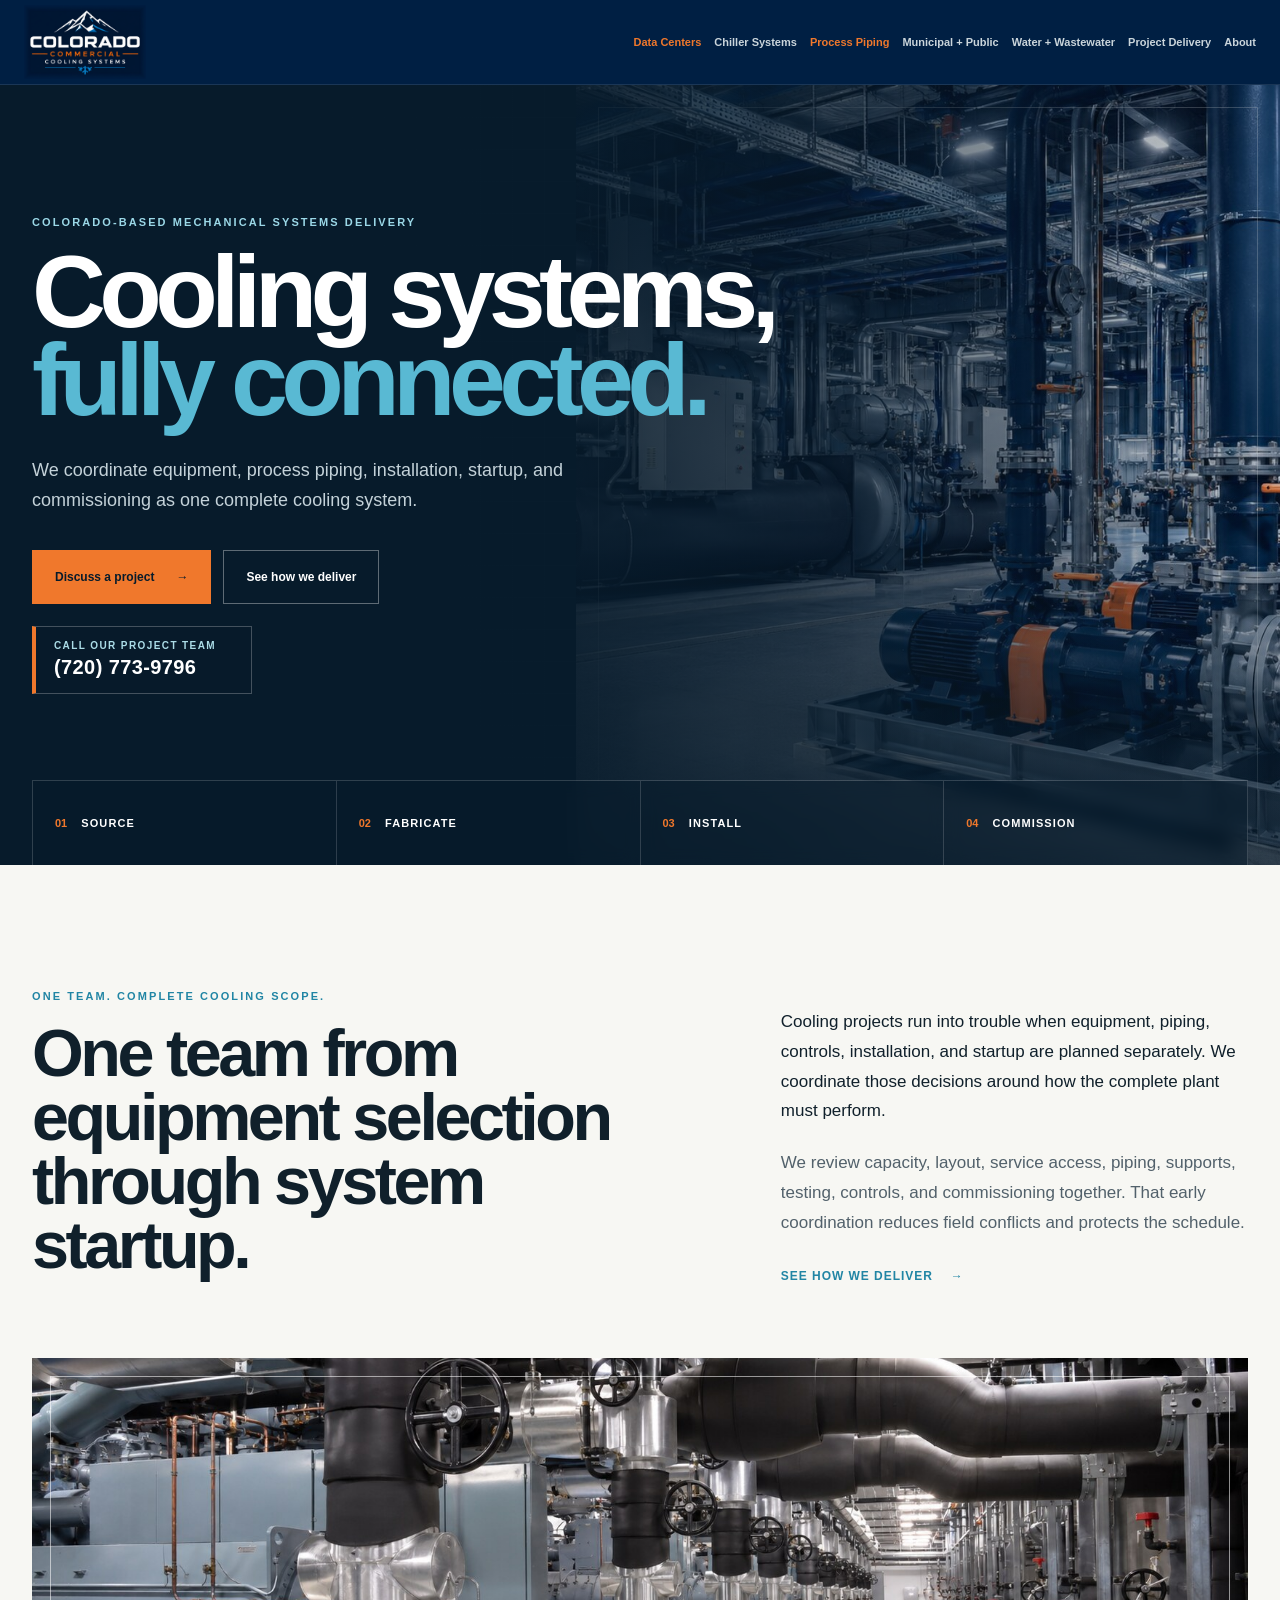
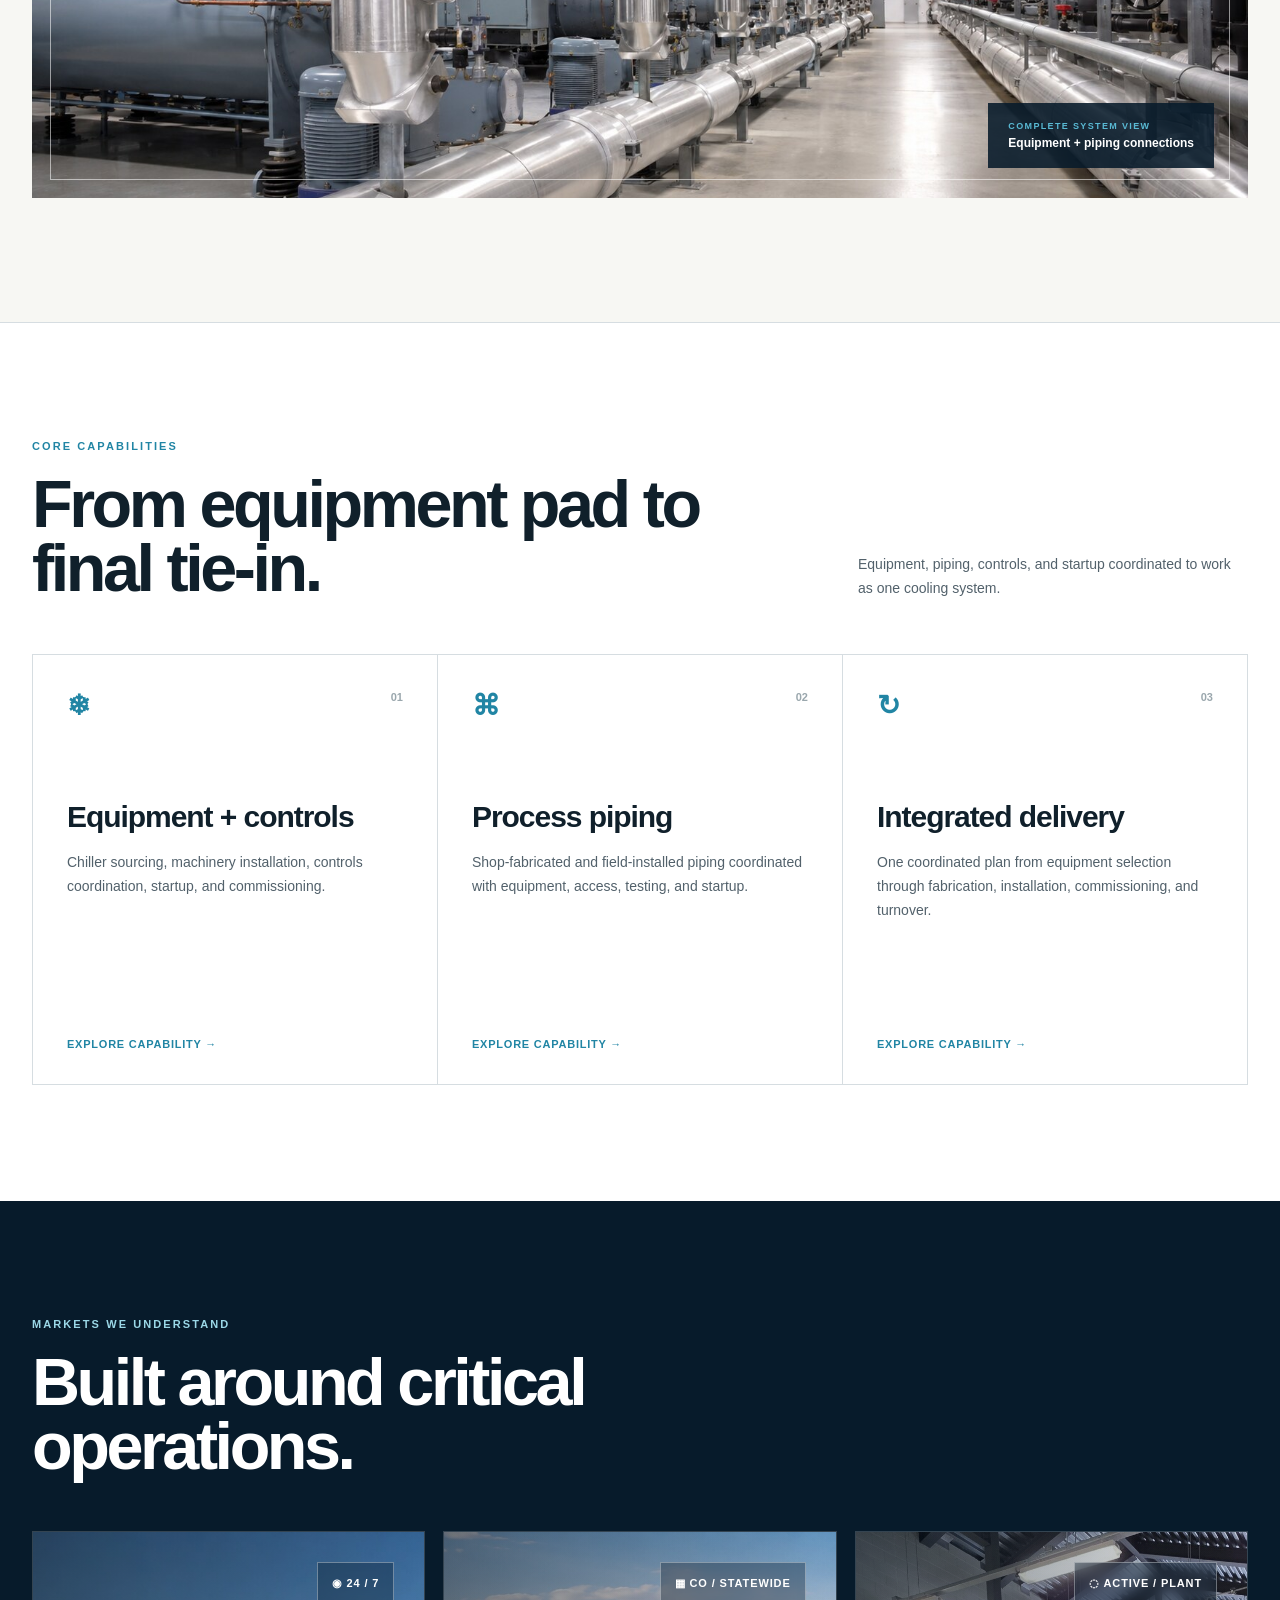
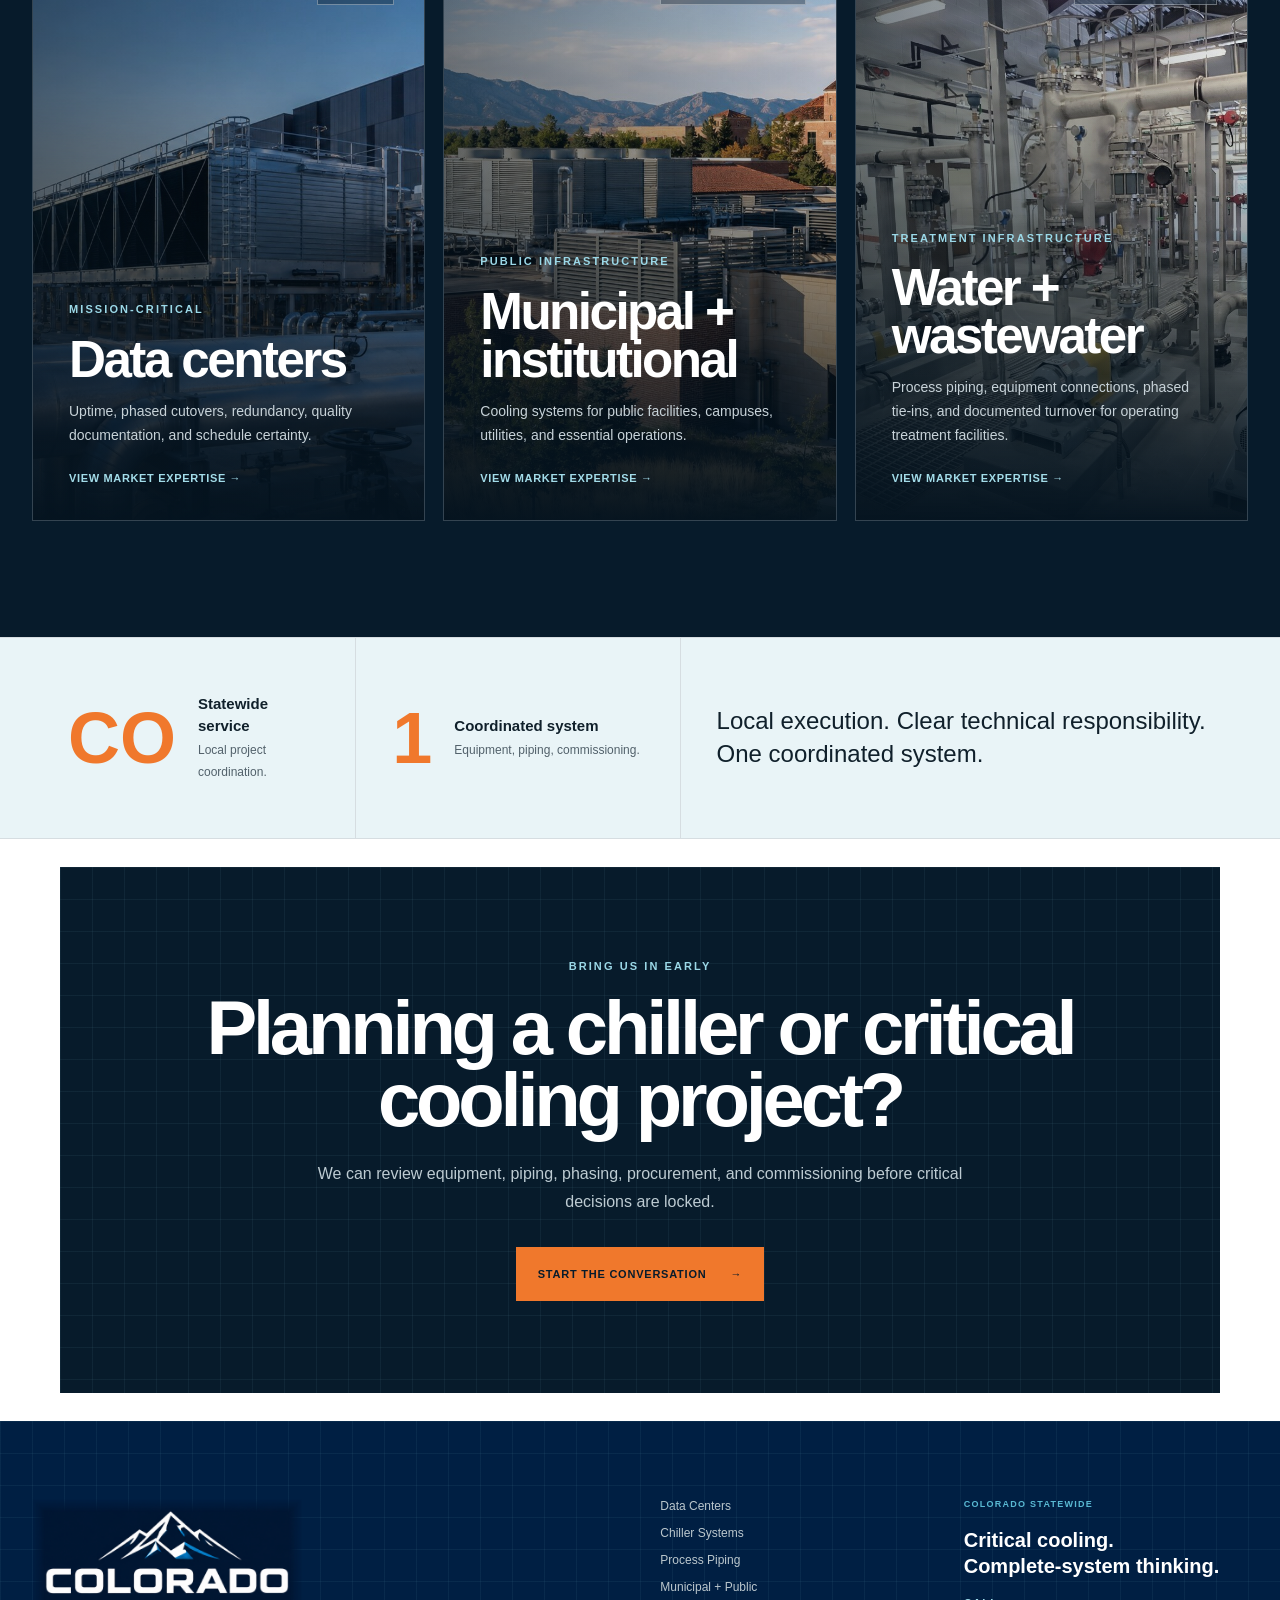
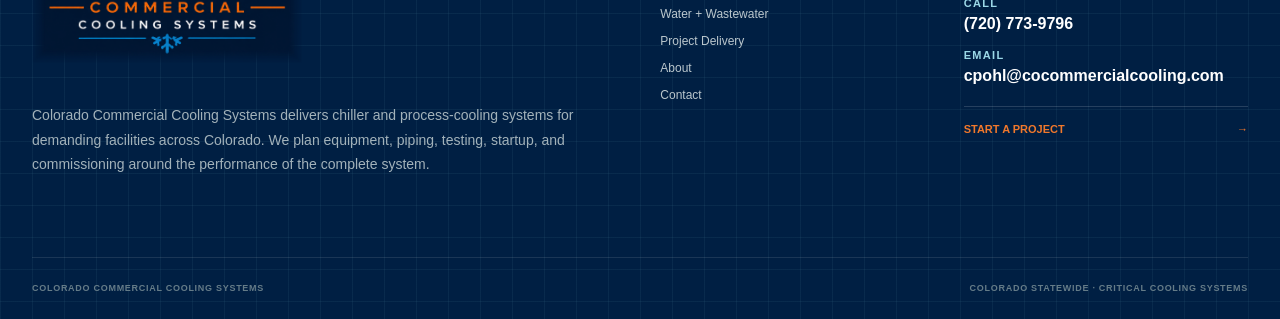
<file: index.html>
<!doctype html>
<html lang="en">
<head>
  <meta charset="utf-8">
  <meta name="viewport" content="width=device-width, initial-scale=1">
  <title>Colorado Commercial Cooling Systems | Chillers &amp; Process Piping</title>
  <meta name="description" content="Colorado Commercial Cooling Systems is a Colorado chiller and process piping contractor serving data centers, municipalities, utilities, and public facilities.">
  <meta name="robots" content="index,follow,max-image-preview:large,max-snippet:-1,max-video-preview:-1">
  <link rel="canonical" href="https://cocommercialcooling.com/">
  <meta property="og:type" content="website">
  <meta property="og:site_name" content="Colorado Commercial Cooling Systems">
  <meta property="og:title" content="Colorado Commercial Cooling Systems | Chillers &amp; Process Piping">
  <meta property="og:description" content="Colorado chiller and process piping contractor serving data centers, municipalities, utilities, and public facilities.">
  <meta property="og:url" content="https://cocommercialcooling.com/">
  <script type="application/ld+json">
  {
    "@context": "https://schema.org",
    "@graph": [
      {
        "@type": "Organization",
        "@id": "https://cocommercialcooling.com/#organization",
        "name": "Colorado Commercial Cooling Systems",
        "alternateName": "CCCS",
        "url": "https://cocommercialcooling.com/",
        "logo": "https://cocommercialcooling.com/images/colorado-commercial-cooling-systems-logo.png",
        "image": "https://cocommercialcooling.com/images/home-01-integrated-chiller-plant.jpg",
        "telephone": "+1-720-773-9796",
        "email": "cpohl@cocommercialcooling.com",
        "description": "Colorado commercial chiller and process piping contractor serving data centers, municipalities, utilities, and public facilities.",
        "areaServed": {
          "@type": "State",
          "name": "Colorado"
        },
        "knowsAbout": [
          "commercial chiller installation",
          "industrial chiller systems",
          "chiller plant construction",
          "data center cooling systems",
          "mission-critical cooling",
          "chilled-water piping",
          "condenser-water piping",
          "hydronic piping",
          "process piping",
          "mechanical-room piping",
          "equipment connection piping",
          "pipe fabrication and installation",
          "chiller startup and commissioning",
          "municipal cooling systems",
          "public facility cooling",
          "water treatment plant piping",
          "wastewater treatment plant piping",
          "design-assist mechanical project delivery"
        ],
        "contactPoint": {
          "@type": "ContactPoint",
          "contactType": "project inquiries",
          "telephone": "+1-720-773-9796",
          "email": "cpohl@cocommercialcooling.com",
          "areaServed": "US-CO"
        }
      },
      {
        "@type": "WebSite",
        "@id": "https://cocommercialcooling.com/#website",
        "name": "Colorado Commercial Cooling Systems",
        "alternateName": "CCCS",
        "url": "https://cocommercialcooling.com/",
        "publisher": {
          "@id": "https://cocommercialcooling.com/#organization"
        },
        "inLanguage": "en-US"
      }
    ]
  }
  </script>
  <link rel="stylesheet" href="css/styles.css">
  <script src="js/site.js" defer></script>
</head>
<body>
<div class="site-shell" data-page="home">
<header class="site-header">
  <div class="header-inner">
    <a href="index.html" class="brand brand-image-link" aria-label="Colorado Commercial Cooling Systems home">
      <img class="brand-logo" src="images/colorado-commercial-cooling-systems-logo.png" alt="Colorado Commercial Cooling Systems">
    </a>
    <nav class="desktop-nav" aria-label="Primary navigation">
      <a class="nav-accent" href="data-centers.html">Data Centers</a>
          <a href="chiller-systems.html">Chiller Systems</a>
          <a class="nav-accent" href="process-piping.html">Process Piping</a>
          <a href="municipal-public.html">Municipal + Public</a>
          <a href="water-wastewater.html">Water + Wastewater</a>
          <a href="project-delivery.html">Project Delivery</a>
          <a href="about.html">About</a>
    </nav>
    <a class="header-cta" href="contact.html">Discuss a project <span>↗</span></a>
    <details class="mobile-menu">
      <summary aria-label="Open navigation">Menu</summary>
      <nav class="mobile-nav" aria-label="Mobile navigation">
        <a class="nav-accent" href="data-centers.html">Data Centers</a>
          <a href="chiller-systems.html">Chiller Systems</a>
          <a class="nav-accent" href="process-piping.html">Process Piping</a>
          <a href="municipal-public.html">Municipal + Public</a>
          <a href="water-wastewater.html">Water + Wastewater</a>
          <a href="project-delivery.html">Project Delivery</a>
          <a href="about.html">About</a>
        <a href="contact.html">Discuss a project</a>
      </nav>
    </details>
  </div>
</header>
<main>
  <section class="home-hero blueprint-grid">
    <div class="home-hero-photo"><img src="images/home-01-integrated-chiller-plant.jpg" alt="Integrated chiller plant with connected process piping"></div>
    <div class="home-hero-overlay"></div>
    <div class="page-wrap home-hero-content">
      <p class="eyebrow light">Colorado-based mechanical systems delivery</p>
      <h1>Cooling systems,<span>fully connected.</span></h1>
      <p>We coordinate equipment, process piping, installation, startup, and commissioning as one complete cooling system.</p>
      <div class="button-row"><a class="button orange" href="contact.html">Discuss a project <span>→</span></a><a class="button ghost" href="project-delivery.html">See how we deliver</a></div>
      <a class="hero-phone home-hero-phone" href="tel:+17207739796" aria-label="Call Colorado Commercial Cooling Systems at 720-773-9796">
        <span>Call our project team</span>
        <strong>(720) 773-9796</strong>
      </a>
    </div>
    <div class="page-wrap hero-rail"><div><strong>01</strong><span>Source</span></div><div><strong>02</strong><span>Fabricate</span></div><div><strong>03</strong><span>Install</span></div><div><strong>04</strong><span>Commission</span></div></div>
  </section>

  <section class="home-intro"><div class="page-wrap home-intro-grid">
    <div class="intro-title"><p class="eyebrow">One team. Complete cooling scope.</p><h2>One team from equipment selection through system startup.</h2></div>
    <div class="intro-copy"><p>Cooling projects run into trouble when equipment, piping, controls, installation, and startup are planned separately. We coordinate those decisions around how the complete plant must perform.</p><p>We review capacity, layout, service access, piping, supports, testing, controls, and commissioning together. That early coordination reduces field conflicts and protects the schedule.</p><a class="text-arrow" href="project-delivery.html">See how we deliver <span>→</span></a></div>
    <figure class="intro-photo"><img src="images/home-03-completed-piping-system.jpg" alt="Completed chilled-water piping system"><figcaption><span>Complete system view</span><strong>Equipment + piping connections</strong></figcaption></figure>
  </div></section>

  <section class="home-services"><div class="page-wrap">
    <div class="section-heading-row dark-text"><div><p class="eyebrow">Core capabilities</p><h2>From equipment pad to final tie-in.</h2></div><p>Equipment, piping, controls, and startup coordinated to work as one cooling system.</p></div>
    <div class="home-service-grid">
      <a href="chiller-systems.html"><span class="service-number">01</span><b class="service-icon">❄</b><h3>Equipment + controls</h3><p>Chiller sourcing, machinery installation, controls coordination, startup, and commissioning.</p><span class="service-link">Explore capability →</span></a>
      <a href="process-piping.html"><span class="service-number">02</span><b class="service-icon">⌘</b><h3>Process piping</h3><p>Shop-fabricated and field-installed piping coordinated with equipment, access, testing, and startup.</p><span class="service-link">Explore capability →</span></a>
      <a href="project-delivery.html"><span class="service-number">03</span><b class="service-icon">↻</b><h3>Integrated delivery</h3><p>One coordinated plan from equipment selection through fabrication, installation, commissioning, and turnover.</p><span class="service-link">Explore capability →</span></a>
    </div>
  </div></section>

  <section class="markets-section">
    <div class="page-wrap markets-heading"><p class="eyebrow light">Markets we understand</p><h2>Built around critical operations.</h2></div>
    <div class="page-wrap market-grid">
      <a href="data-centers.html" class="market-card"><img src="images/home-02-data-center-mechanical-yard.jpg" alt="Data center mechanical cooling yard"><div class="market-shade"></div><span class="market-stat">◉ 24 / 7</span><div><p class="eyebrow light">Mission-critical</p><h3>Data centers</h3><p>Uptime, phased cutovers, redundancy, quality documentation, and schedule certainty.</p><span>View market expertise →</span></div></a>
      <a href="municipal-public.html" class="market-card"><img src="images/municipal-public-02-colorado-campus.jpg" alt="Colorado municipal and public campus"><div class="market-shade"></div><span class="market-stat">▦ CO / STATEWIDE</span><div><p class="eyebrow light">Public infrastructure</p><h3>Municipal + institutional</h3><p>Cooling systems for public facilities, campuses, utilities, and essential operations.</p><span>View market expertise →</span></div></a>
      <a href="water-wastewater.html" class="market-card"><img src="images/water-wastewater-01-treatment-process.jpg" alt="Modern water treatment process equipment with pumps, vessels, valves, and piping"><div class="market-shade"></div><span class="market-stat">◌ ACTIVE / PLANT</span><div><p class="eyebrow light">Treatment infrastructure</p><h3>Water + wastewater</h3><p>Process piping, equipment connections, phased tie-ins, and documented turnover for operating treatment facilities.</p><span>View market expertise →</span></div></a>
    </div>
  </section>

  <section class="home-proof"><div class="page-wrap proof-grid"><div><strong>CO</strong><span>Statewide service<br><small>Local project coordination.</small></span></div><div><strong>1</strong><span>Coordinated system<br><small>Equipment, piping, commissioning.</small></span></div><p>Local execution. Clear technical responsibility. One coordinated system.</p></div></section>
  <section class="project-cta"><div class="page-wrap cta-panel blueprint-grid"><p class="eyebrow light">Bring us in early</p><h2>Planning a chiller or critical cooling project?</h2><p>We can review equipment, piping, phasing, procurement, and commissioning before critical decisions are locked.</p><a href="contact.html">Start the conversation <span>→</span></a></div></section>
</main>
<footer class="site-footer blueprint-grid">
  <div class="footer-main page-wrap">
    <div>
      <a href="index.html" class="brand footer-brand brand-image-link" aria-label="Colorado Commercial Cooling Systems home">
        <img class="brand-logo" src="images/colorado-commercial-cooling-systems-logo.png" alt="Colorado Commercial Cooling Systems">
      </a>
      <p>Colorado Commercial Cooling Systems delivers chiller and process-cooling systems for demanding facilities across Colorado. We plan equipment, piping, testing, startup, and commissioning around the performance of the complete system.</p>
    </div>
    <nav aria-label="Footer navigation">
      <a href="data-centers.html">Data Centers</a>
        <a href="chiller-systems.html">Chiller Systems</a>
        <a href="process-piping.html">Process Piping</a>
        <a href="municipal-public.html">Municipal + Public</a>
        <a href="water-wastewater.html">Water + Wastewater</a>
        <a href="project-delivery.html">Project Delivery</a>
        <a href="about.html">About</a>
        <a href="contact.html">Contact</a>
    </nav>
    <div class="footer-focus">
      <span>Colorado statewide</span>
      <strong>Critical cooling.<br>Complete-system thinking.</strong>
      <div class="footer-contact">
        <a href="tel:+17207739796"><span>Call</span><strong>(720) 773-9796</strong></a>
        <a href="mailto:cpohl@cocommercialcooling.com"><span>Email</span><strong>cpohl@cocommercialcooling.com</strong></a>
      </div>
      <a href="contact.html">Start a project <span>→</span></a>
    </div>
  </div>
  <div class="footer-bottom page-wrap">
    <span>Colorado Commercial Cooling Systems</span>
    <span>Colorado statewide · Critical cooling systems</span>
  </div>
</footer>
</div>
</body>
</html>
</file>
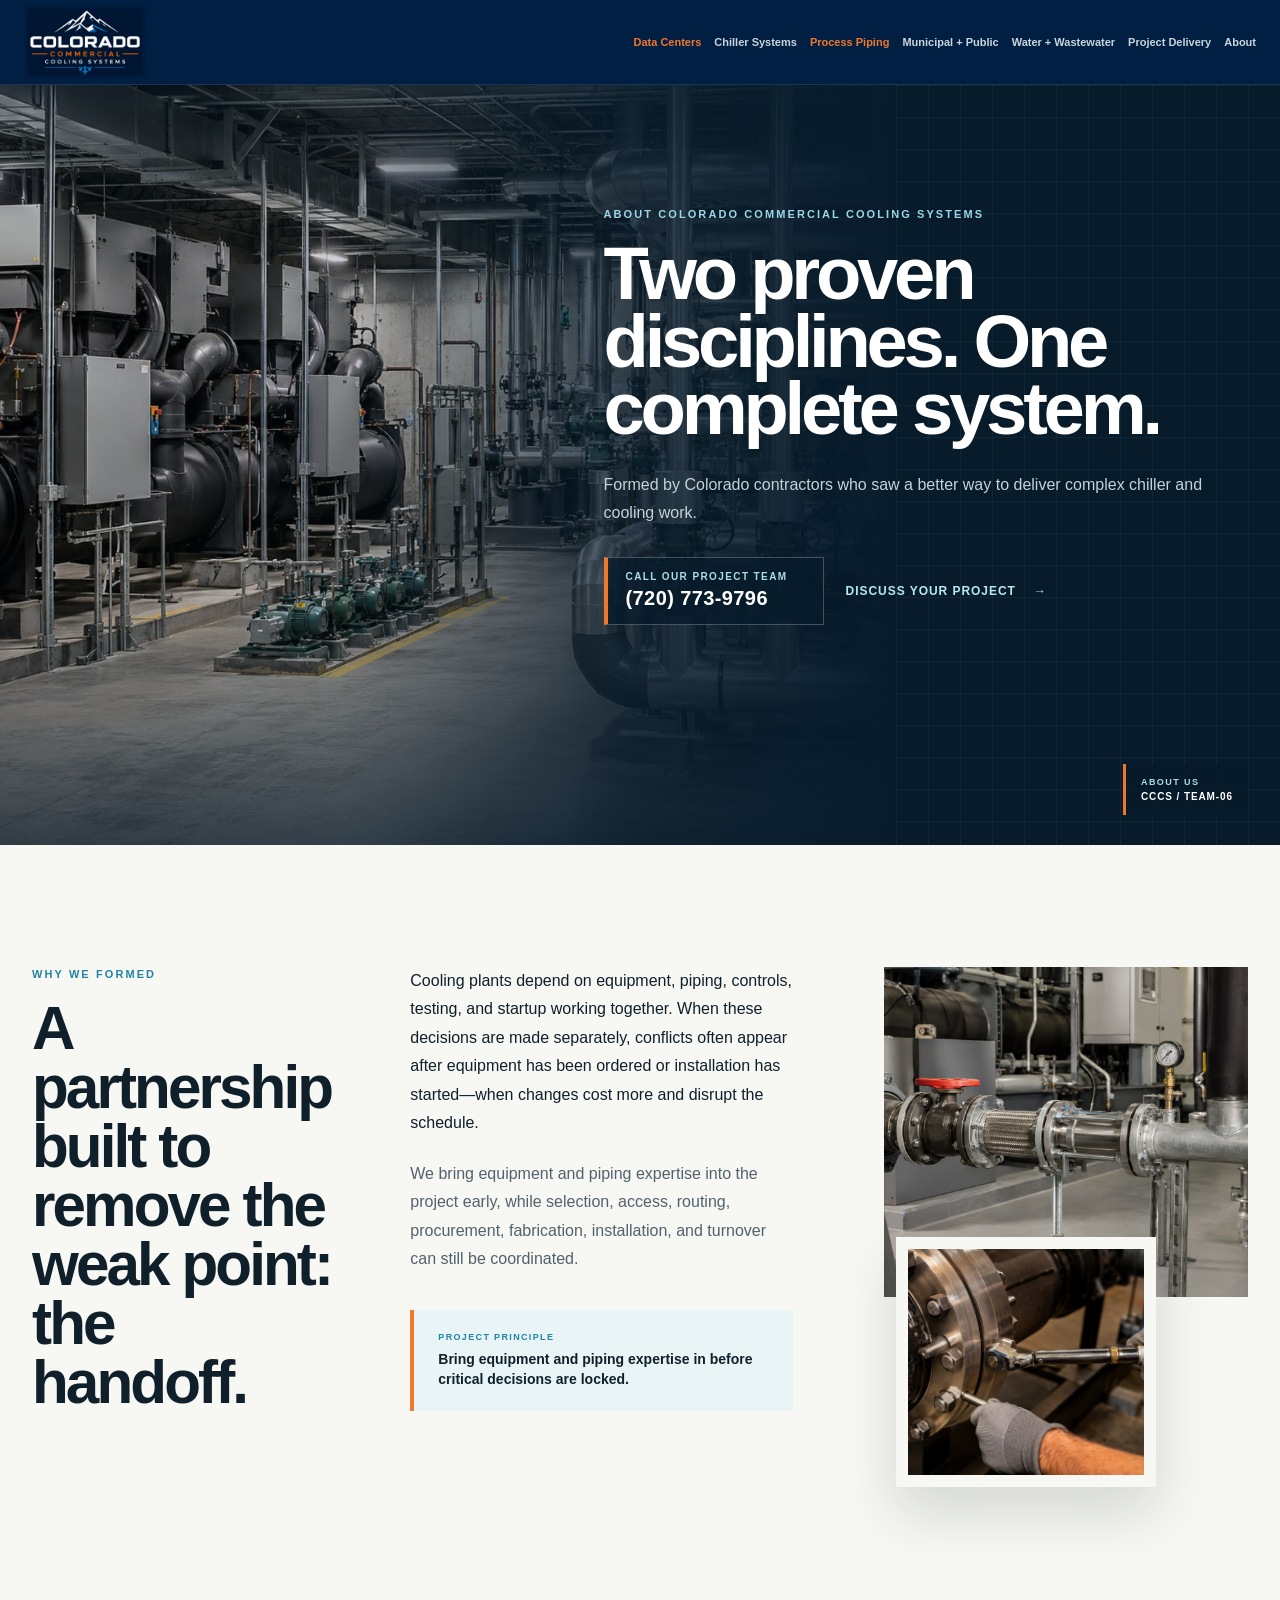
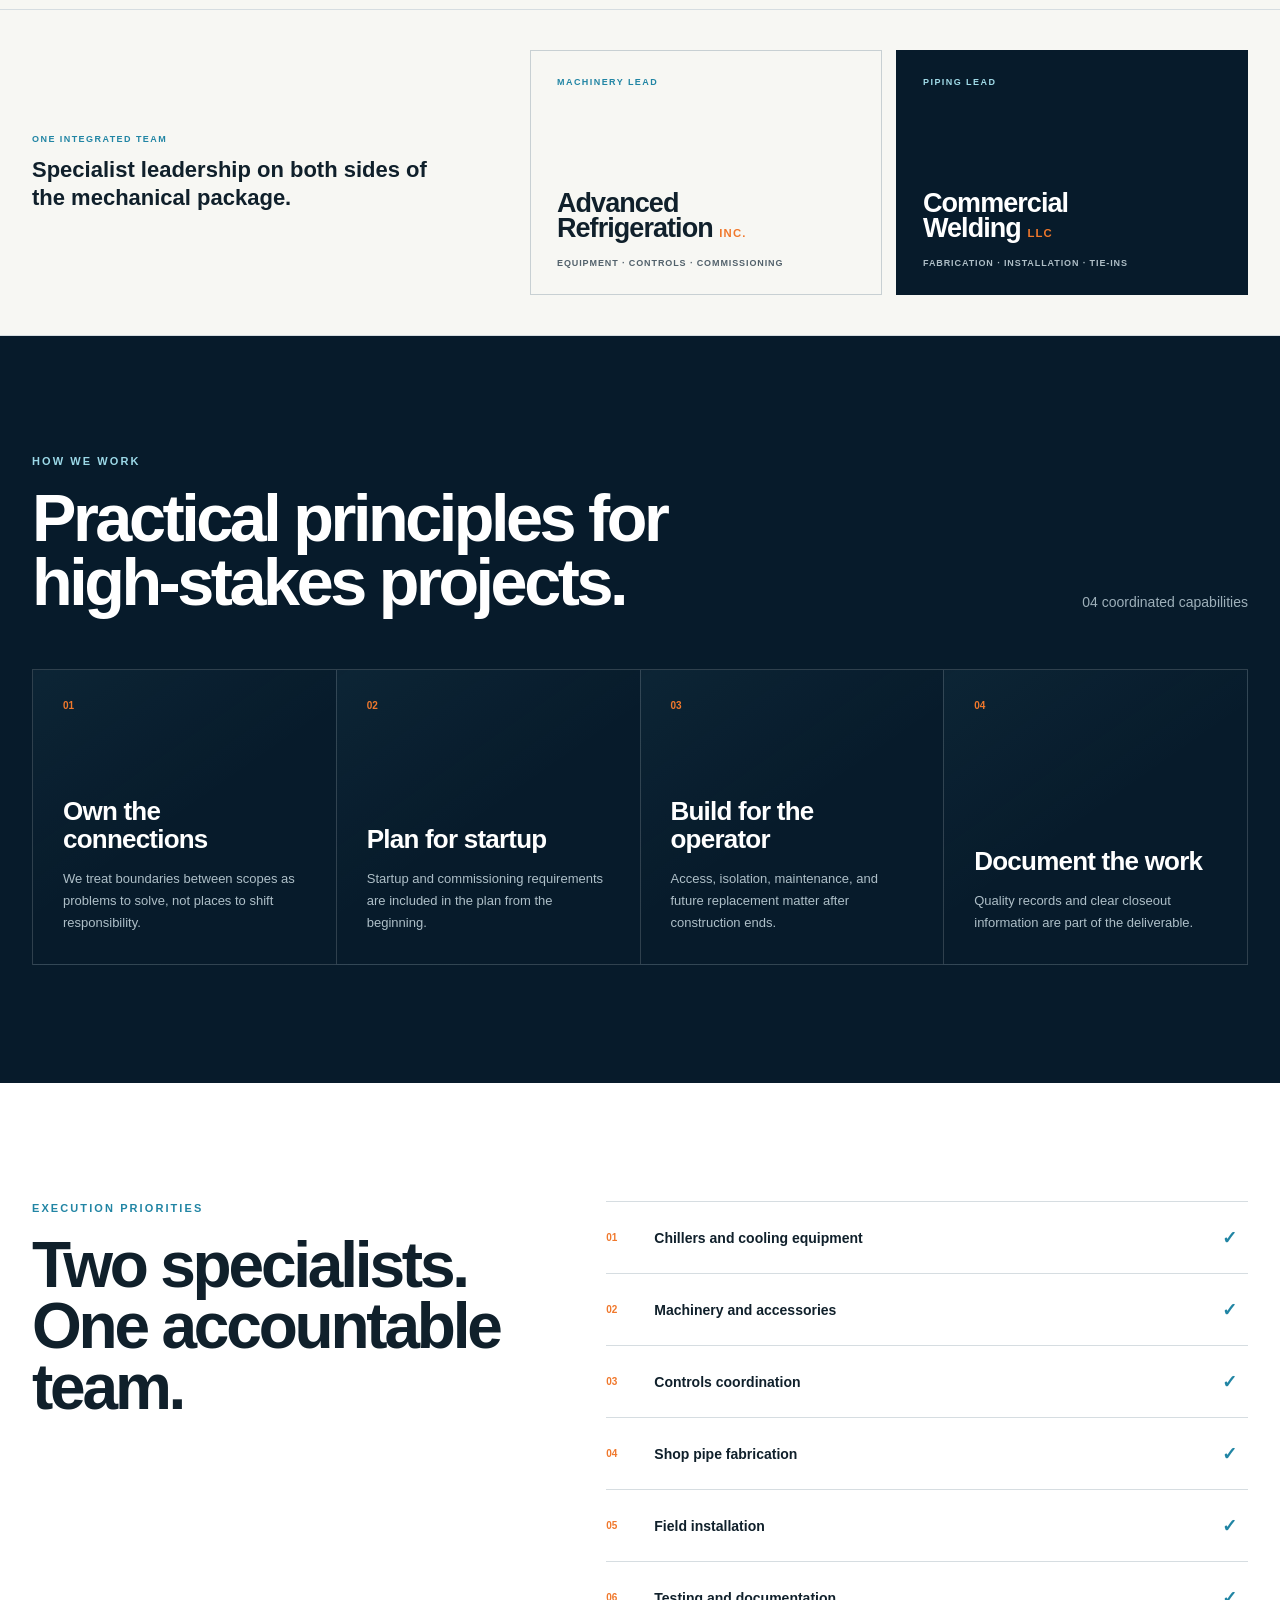
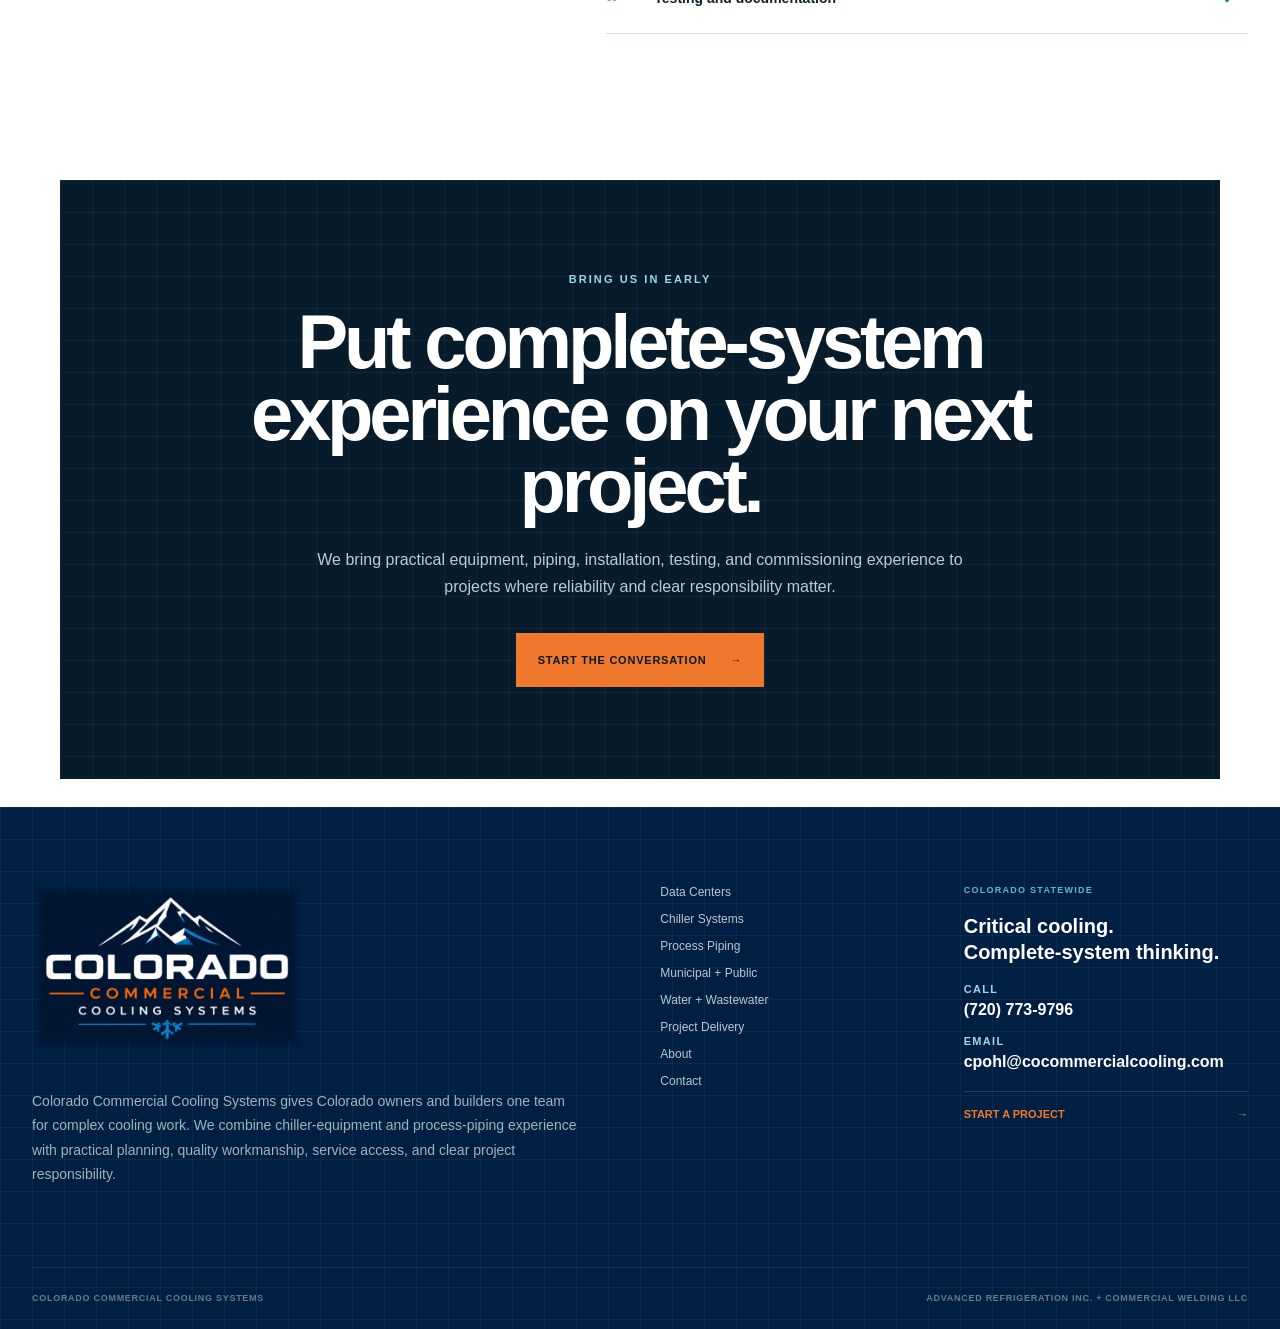
<file: about.html>
<!doctype html>
<html lang="en">
<head>
  <meta charset="utf-8">
  <meta name="viewport" content="width=device-width, initial-scale=1">
  <title>About Colorado Commercial Cooling Systems | Colorado</title>
  <meta name="description" content="About Colorado Commercial Cooling Systems, a coordinated Colorado commercial chiller, process piping, installation, startup, and commissioning contractor.">
  <meta name="robots" content="index,follow,max-image-preview:large,max-snippet:-1,max-video-preview:-1">
  <link rel="canonical" href="https://cocommercialcooling.com/about.html">
  <meta property="og:type" content="website">
  <meta property="og:site_name" content="Colorado Commercial Cooling Systems">
  <meta property="og:title" content="About Colorado Commercial Cooling Systems | Colorado">
  <meta property="og:description" content="The Colorado team behind an integrated approach to commercial chiller and process piping delivery.">
  <meta property="og:url" content="https://cocommercialcooling.com/about.html">
  <link rel="stylesheet" href="css/styles.css">
  <script src="js/site.js" defer></script>
</head>
<body>
<div class="site-shell" data-page="about">
<header class="site-header">
  <div class="header-inner">
    <a href="index.html" class="brand brand-image-link" aria-label="Colorado Commercial Cooling Systems home">
      <img class="brand-logo" src="images/colorado-commercial-cooling-systems-logo.png" alt="Colorado Commercial Cooling Systems">
    </a>
    <nav class="desktop-nav" aria-label="Primary navigation">
      <a class="nav-accent" href="data-centers.html">Data Centers</a>
          <a href="chiller-systems.html">Chiller Systems</a>
          <a class="nav-accent" href="process-piping.html">Process Piping</a>
          <a href="municipal-public.html">Municipal + Public</a>
          <a href="water-wastewater.html">Water + Wastewater</a>
          <a href="project-delivery.html">Project Delivery</a>
          <a href="about.html">About</a>
    </nav>
    <a class="header-cta" href="contact.html">Discuss a project <span>↗</span></a>
    <details class="mobile-menu">
      <summary aria-label="Open navigation">Menu</summary>
      <nav class="mobile-nav" aria-label="Mobile navigation">
        <a class="nav-accent" href="data-centers.html">Data Centers</a>
          <a href="chiller-systems.html">Chiller Systems</a>
          <a class="nav-accent" href="process-piping.html">Process Piping</a>
          <a href="municipal-public.html">Municipal + Public</a>
          <a href="water-wastewater.html">Water + Wastewater</a>
          <a href="project-delivery.html">Project Delivery</a>
          <a href="about.html">About</a>
        <a href="contact.html">Discuss a project</a>
      </nav>
    </details>
  </div>
</header>
<main>
  <section class="interior-hero hero-partners page-about blueprint-grid">
    <div class="page-wrap hero-layout">
      <div class="hero-copy">
        <p class="eyebrow light">About Colorado Commercial Cooling Systems</p>
        <h1>Two proven disciplines. One complete system.</h1>
        <p class="hero-intro">Formed by Colorado contractors who saw a better way to deliver complex chiller and cooling work.</p>
        <div class="hero-contact-actions">
          <a class="hero-phone" href="tel:+17207739796" aria-label="Call Colorado Commercial Cooling Systems at 720-773-9796"><span>Call our project team</span><strong>(720) 773-9796</strong></a>
          <a href="contact.html" class="text-arrow light-link">Discuss your project <span>→</span></a>
        </div>
      </div>
      <figure class="photo-frame hero-image"><img src="images/about-01-integrated-disciplines.jpg" alt="Integrated chiller equipment and process piping disciplines"></figure>
      <div class="hero-code"><span>About us</span><strong>CCCS / TEAM-06</strong></div>
    </div>
  </section>

  <section class="statement-section statement-partners">
    <div class="page-wrap statement-grid">
      <div class="statement-heading"><p class="eyebrow">Why we formed</p><h2>A partnership built to remove the weak point: the handoff.</h2></div>
      <div class="statement-copy">
        <p>Cooling plants depend on equipment, piping, controls, testing, and startup working together. When these decisions are made separately, conflicts often appear after equipment has been ordered or installation has started—when changes cost more and disrupt the schedule.</p>
        <p>We bring equipment and piping expertise into the project early, while selection, access, routing, procurement, fabrication, installation, and turnover can still be coordinated.</p>
        <aside><span>Project principle</span><strong>Bring equipment and piping expertise in before critical decisions are locked.</strong></aside>
      </div>
      <div class="statement-photos">
        <figure class="photo-frame support-one"><img src="images/about-02-equipment-piping-connection.jpg" alt="Detailed equipment-to-piping connection"></figure>
        <figure class="photo-frame support-two"><img src="images/about-03-quality-detail.jpg" alt="Close-up quality detail of mechanical installation"></figure>
      </div>
    </div>
  </section>

  <section class="partner-lockups" aria-label="Partner companies">
  <div class="page-wrap partner-lockup-grid">
    <div class="partner-intro"><span>One integrated team</span><strong>Specialist leadership on both sides of the mechanical package.</strong></div>
    <article class="partner-brand advanced"><small>Machinery lead</small><h3>Advanced<br>Refrigeration <em>Inc.</em></h3><p>Equipment · controls · commissioning</p></article>
    <article class="partner-brand commercial"><small>Piping lead</small><h3>Commercial<br>Welding <em>LLC</em></h3><p>Fabrication · installation · tie-ins</p></article>
  </div>
</section>

  <section class="capabilities-section capabilities-partners">
    <div class="page-wrap">
      <div class="section-heading-row">
        <div><p class="eyebrow light">How we work</p><h2>Practical principles for high-stakes projects.</h2></div>
        <span>04 coordinated capabilities</span>
      </div>
      <div class="capability-grid"><article><span>01</span><h3>Own the connections</h3><p>We treat boundaries between scopes as problems to solve, not places to shift responsibility.</p></article>
        <article><span>02</span><h3>Plan for startup</h3><p>Startup and commissioning requirements are included in the plan from the beginning.</p></article>
        <article><span>03</span><h3>Build for the operator</h3><p>Access, isolation, maintenance, and future replacement matter after construction ends.</p></article>
        <article><span>04</span><h3>Document the work</h3><p>Quality records and clear closeout information are part of the deliverable.</p></article></div>
    </div>
  </section>

  <section class="priorities-section">
    <div class="page-wrap priorities-grid">
      <div><p class="eyebrow">Execution priorities</p><h2>Two specialists. One accountable team.</h2></div>
      <div class="priority-list"><div><span>01</span><p>Chillers and cooling equipment</p><b aria-hidden="true">✓</b></div>
        <div><span>02</span><p>Machinery and accessories</p><b aria-hidden="true">✓</b></div>
        <div><span>03</span><p>Controls coordination</p><b aria-hidden="true">✓</b></div>
        <div><span>04</span><p>Shop pipe fabrication</p><b aria-hidden="true">✓</b></div>
        <div><span>05</span><p>Field installation</p><b aria-hidden="true">✓</b></div>
        <div><span>06</span><p>Testing and documentation</p><b aria-hidden="true">✓</b></div></div>
    </div>
  </section>

  
  

  <section class="project-cta"><div class="page-wrap cta-panel blueprint-grid"><p class="eyebrow light">Bring us in early</p><h2>Put complete-system experience on your next project.</h2><p>We bring practical equipment, piping, installation, testing, and commissioning experience to projects where reliability and clear responsibility matter.</p><a href="contact.html">Start the conversation <span>→</span></a></div></section>
</main>
<footer class="site-footer blueprint-grid">
  <div class="footer-main page-wrap">
    <div>
      <a href="index.html" class="brand footer-brand brand-image-link" aria-label="Colorado Commercial Cooling Systems home">
        <img class="brand-logo" src="images/colorado-commercial-cooling-systems-logo.png" alt="Colorado Commercial Cooling Systems">
      </a>
      <p>Colorado Commercial Cooling Systems gives Colorado owners and builders one team for complex cooling work. We combine chiller-equipment and process-piping experience with practical planning, quality workmanship, service access, and clear project responsibility.</p>
    </div>
    <nav aria-label="Footer navigation">
      <a href="data-centers.html">Data Centers</a>
        <a href="chiller-systems.html">Chiller Systems</a>
        <a href="process-piping.html">Process Piping</a>
        <a href="municipal-public.html">Municipal + Public</a>
        <a href="water-wastewater.html">Water + Wastewater</a>
        <a href="project-delivery.html">Project Delivery</a>
        <a href="about.html">About</a>
        <a href="contact.html">Contact</a>
    </nav>
    <div class="footer-focus">
      <span>Colorado statewide</span>
      <strong>Critical cooling.<br>Complete-system thinking.</strong>
      <div class="footer-contact">
        <a href="tel:+17207739796"><span>Call</span><strong>(720) 773-9796</strong></a>
        <a href="mailto:cpohl@cocommercialcooling.com"><span>Email</span><strong>cpohl@cocommercialcooling.com</strong></a>
      </div>
      <a href="contact.html">Start a project <span>→</span></a>
    </div>
  </div>
  <div class="footer-bottom page-wrap">
    <span>Colorado Commercial Cooling Systems</span>
    <span>Advanced Refrigeration Inc. + Commercial Welding LLC</span>
  </div>
</footer>
</div>
</body>
</html>
</file>
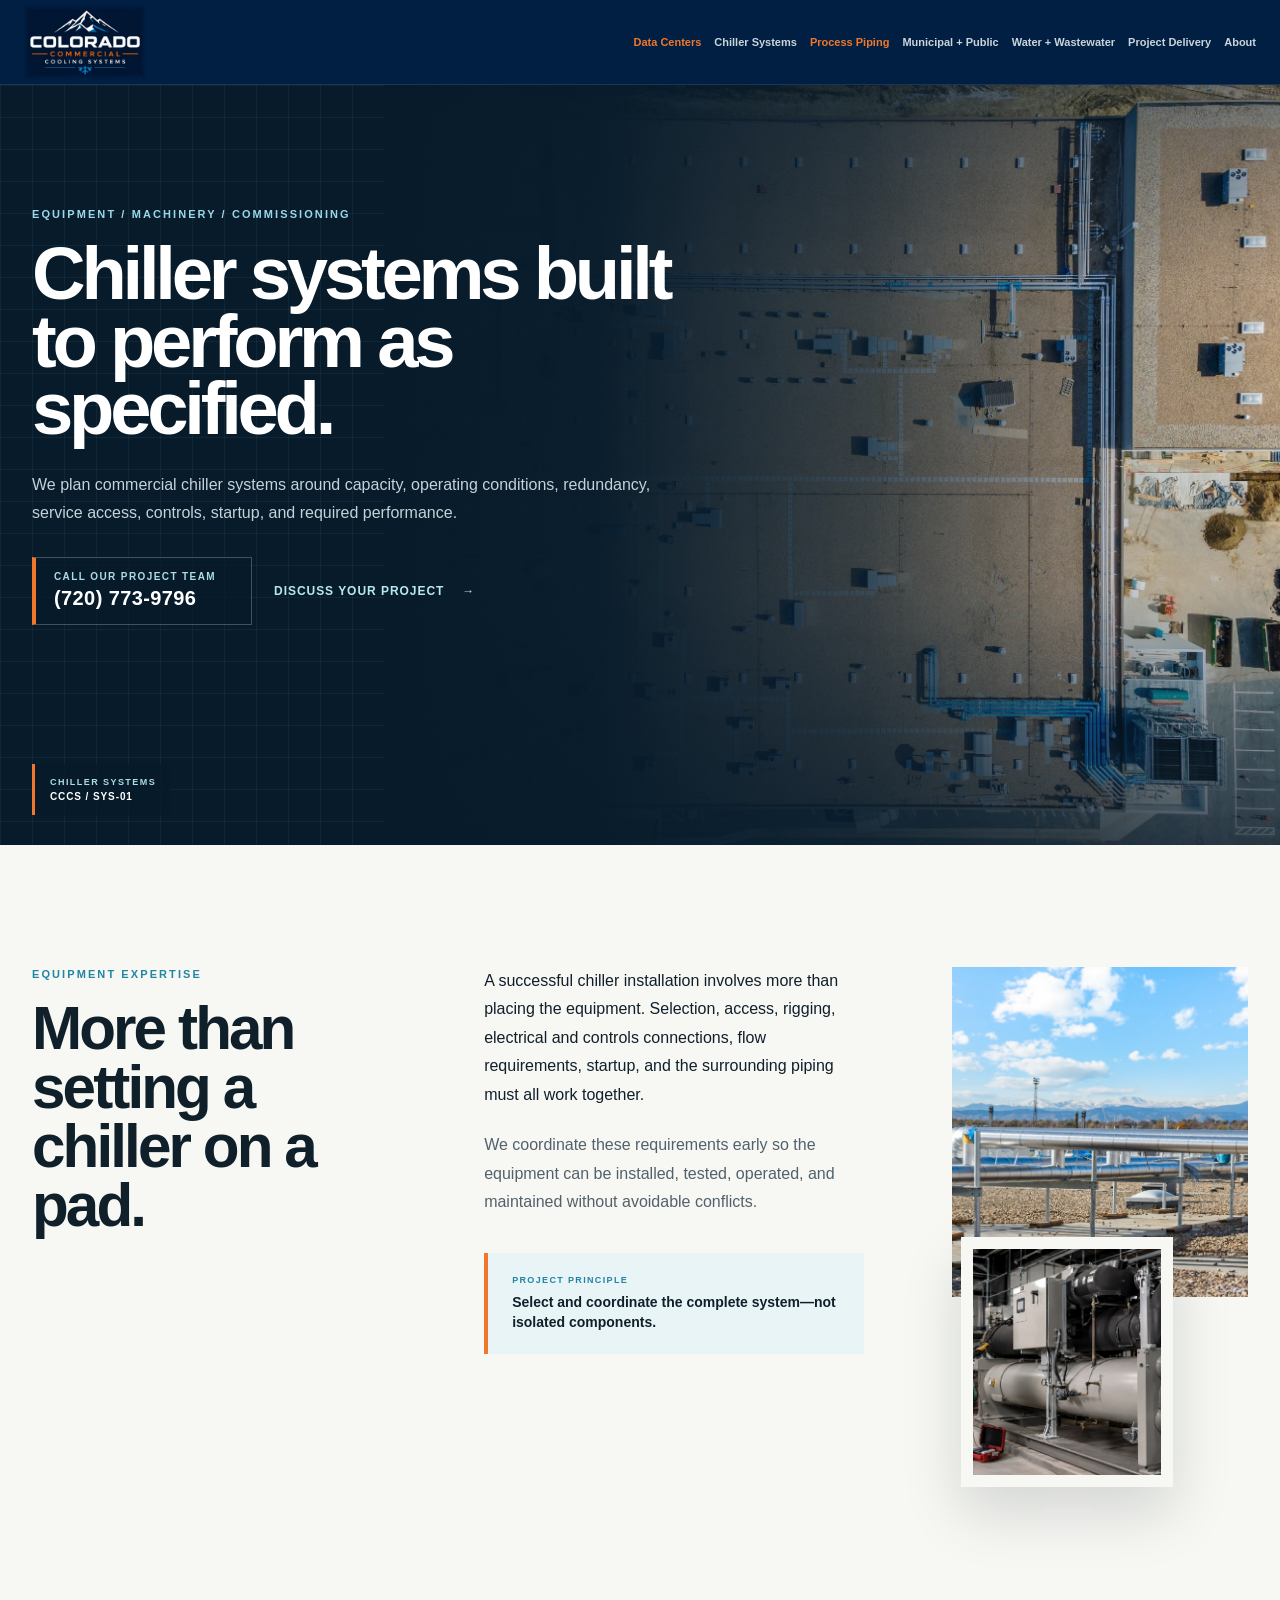
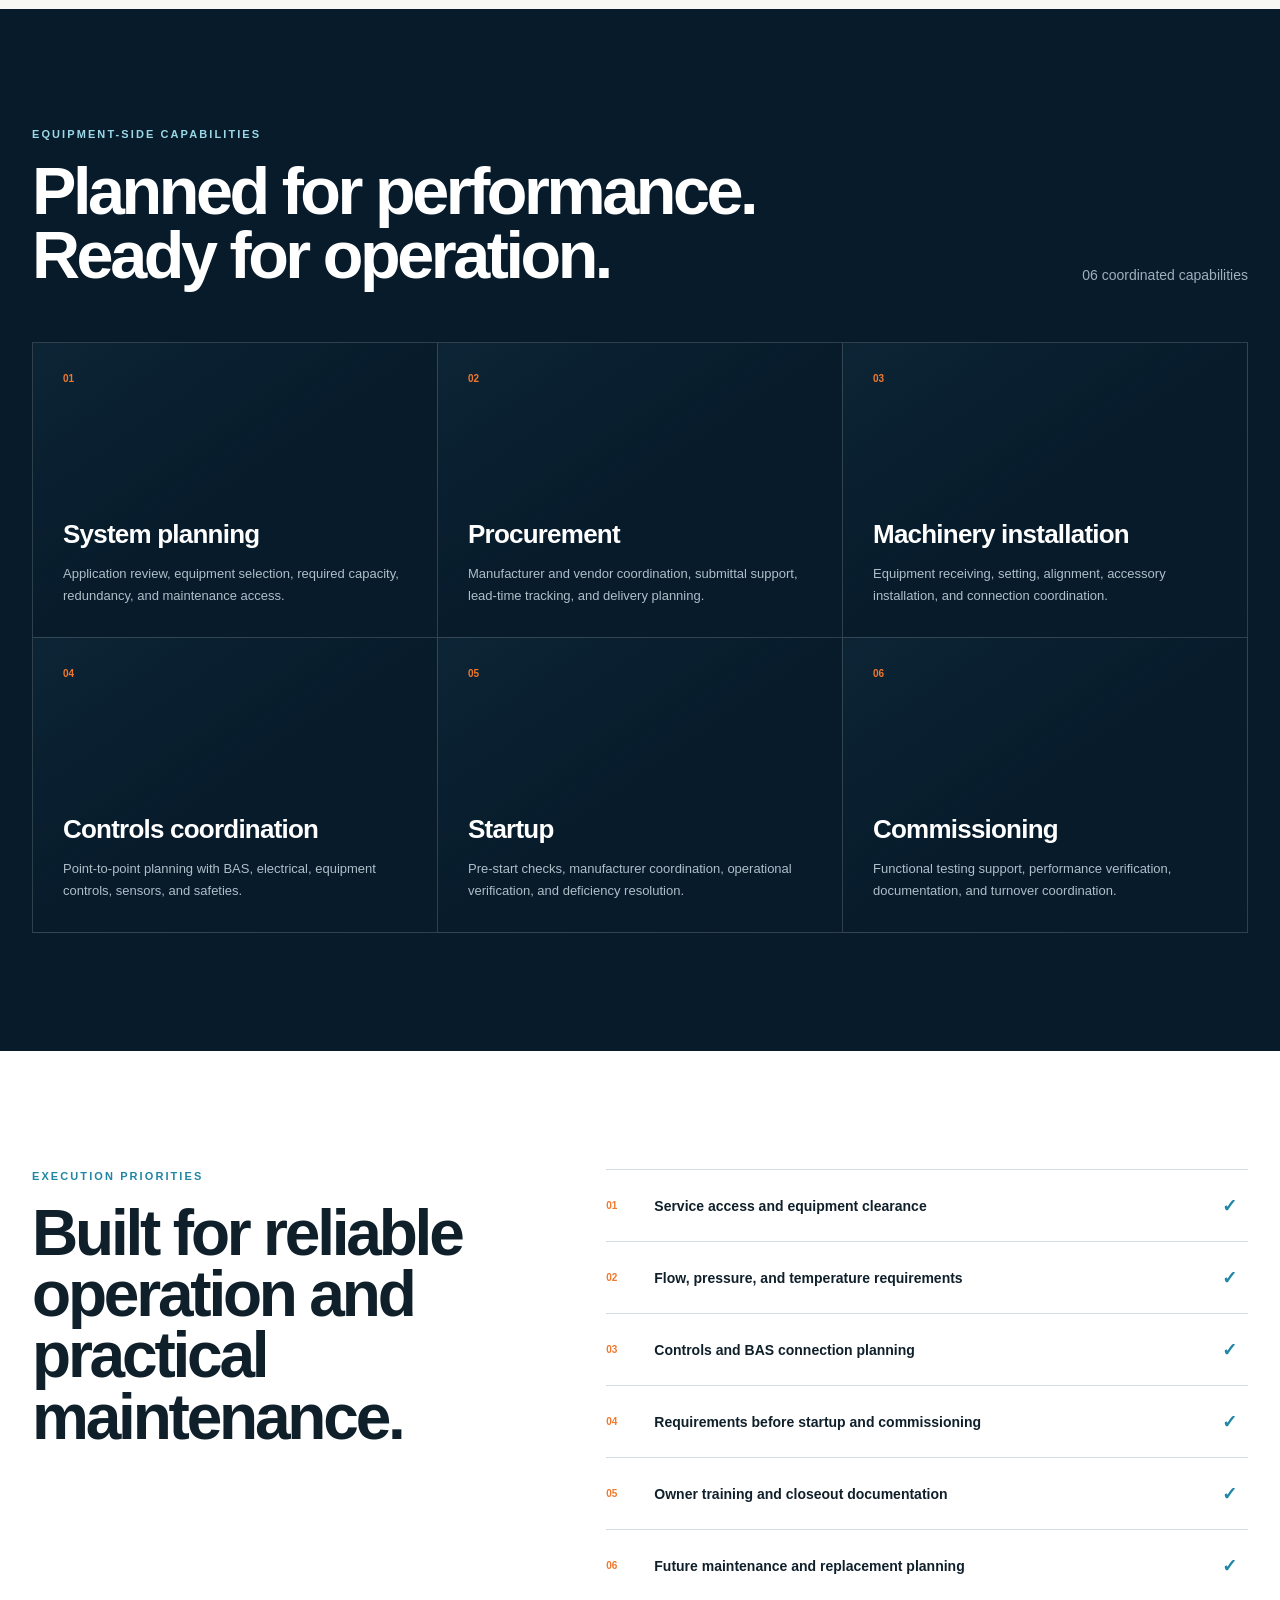
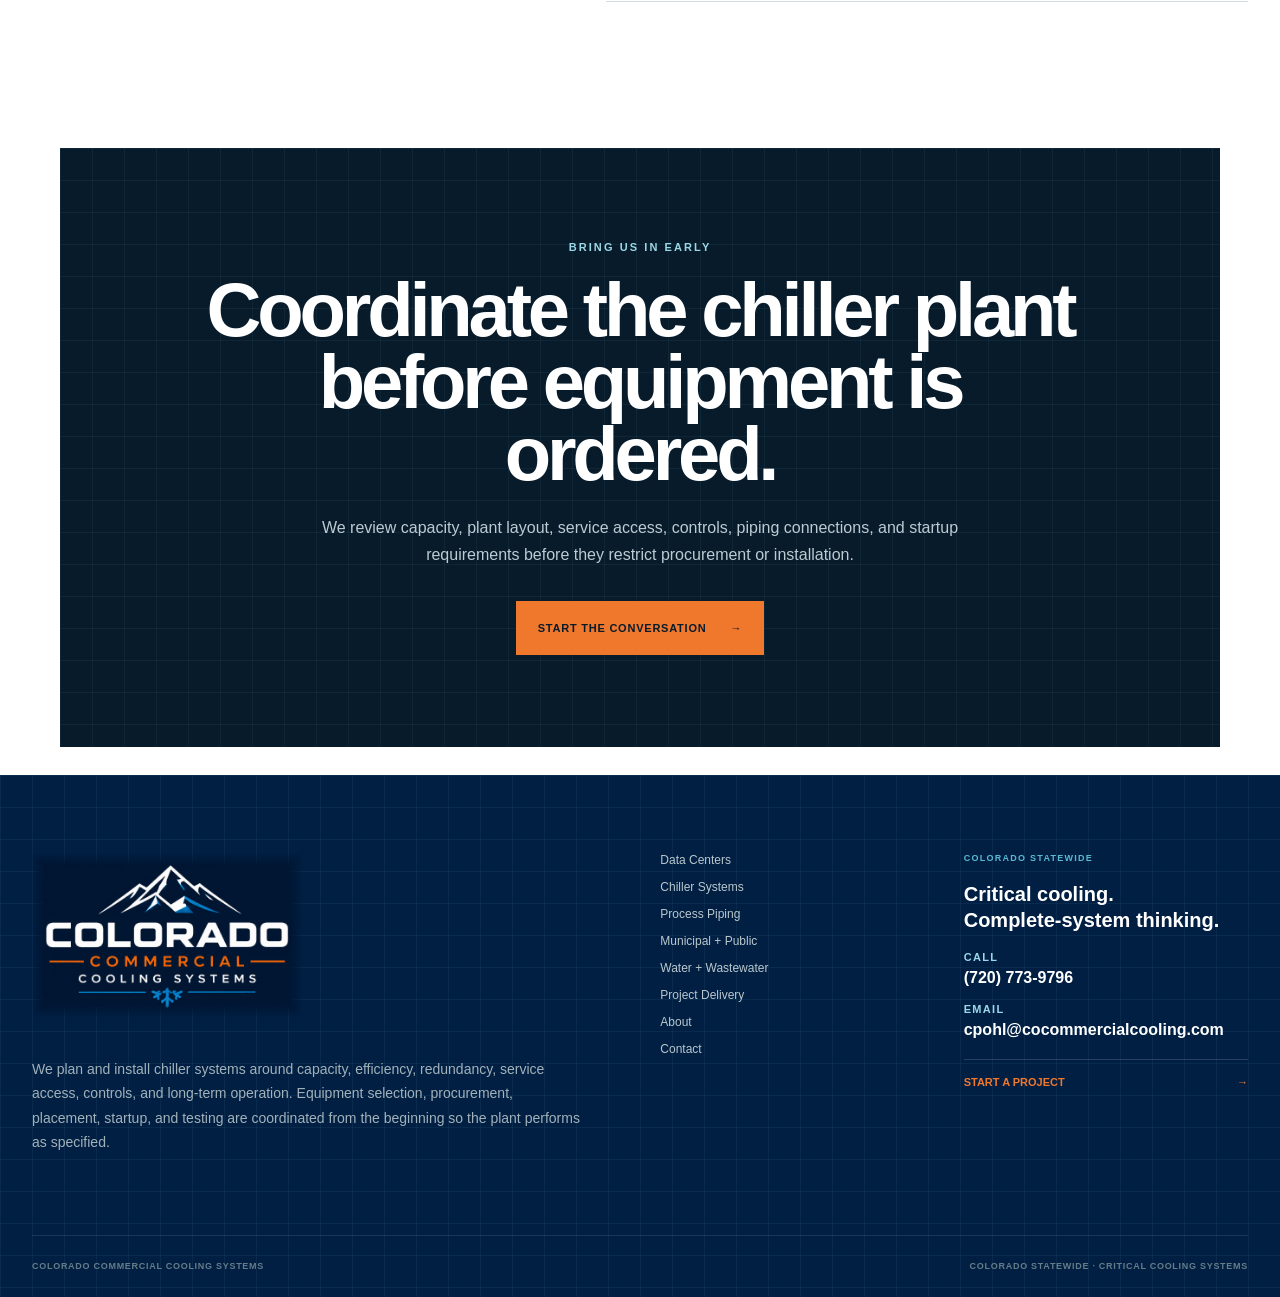
<file: chiller-systems.html>
<!doctype html>
<html lang="en">
<head>
  <meta charset="utf-8">
  <meta name="viewport" content="width=device-width, initial-scale=1">
  <title>Commercial Chiller Installation &amp; Replacement | Colorado</title>
  <meta name="description" content="Commercial and industrial chiller installation, replacement, equipment sourcing, controls coordination, startup, and commissioning throughout Colorado.">
  <meta name="robots" content="index,follow,max-image-preview:large,max-snippet:-1,max-video-preview:-1">
  <link rel="canonical" href="https://cocommercialcooling.com/chiller-systems.html">
  <meta property="og:type" content="website">
  <meta property="og:site_name" content="Colorado Commercial Cooling Systems">
  <meta property="og:title" content="Commercial Chiller Installation &amp; Replacement | Colorado">
  <meta property="og:description" content="Commercial and industrial chiller installation, replacement, equipment sourcing, startup, and commissioning throughout Colorado.">
  <meta property="og:url" content="https://cocommercialcooling.com/chiller-systems.html">
  <script type="application/ld+json">
  {
    "@context": "https://schema.org",
    "@type": "Service",
    "@id": "https://cocommercialcooling.com/chiller-systems.html#service",
    "name": "Commercial Chiller Systems",
    "description": "Commercial and industrial chiller installation, replacement, equipment sourcing, controls coordination, startup, and commissioning throughout Colorado.",
    "serviceType": ["commercial chiller installation", "industrial chiller installation", "chiller replacement", "chiller plant construction", "chiller startup", "chiller commissioning"],
    "provider": {"@id": "https://cocommercialcooling.com/#organization"},
    "areaServed": {"@type": "State", "name": "Colorado"},
    "url": "https://cocommercialcooling.com/chiller-systems.html"
  }
  </script>
  <link rel="stylesheet" href="css/styles.css">
  <script src="js/site.js" defer></script>
</head>
<body>
<div class="site-shell" data-page="chiller-systems">
<header class="site-header">
  <div class="header-inner">
    <a href="index.html" class="brand brand-image-link" aria-label="Colorado Commercial Cooling Systems home">
      <img class="brand-logo" src="images/colorado-commercial-cooling-systems-logo.png" alt="Colorado Commercial Cooling Systems">
    </a>
    <nav class="desktop-nav" aria-label="Primary navigation">
      <a class="nav-accent" href="data-centers.html">Data Centers</a>
          <a href="chiller-systems.html">Chiller Systems</a>
          <a class="nav-accent" href="process-piping.html">Process Piping</a>
          <a href="municipal-public.html">Municipal + Public</a>
          <a href="water-wastewater.html">Water + Wastewater</a>
          <a href="project-delivery.html">Project Delivery</a>
          <a href="about.html">About</a>
    </nav>
    <a class="header-cta" href="contact.html">Discuss a project <span>↗</span></a>
    <details class="mobile-menu">
      <summary aria-label="Open navigation">Menu</summary>
      <nav class="mobile-nav" aria-label="Mobile navigation">
        <a class="nav-accent" href="data-centers.html">Data Centers</a>
          <a href="chiller-systems.html">Chiller Systems</a>
          <a class="nav-accent" href="process-piping.html">Process Piping</a>
          <a href="municipal-public.html">Municipal + Public</a>
          <a href="water-wastewater.html">Water + Wastewater</a>
          <a href="project-delivery.html">Project Delivery</a>
          <a href="about.html">About</a>
        <a href="contact.html">Discuss a project</a>
      </nav>
    </details>
  </div>
</header>
<main>
  <section class="interior-hero hero-split page-chiller-systems blueprint-grid">
    <div class="page-wrap hero-layout">
      <div class="hero-copy">
        <p class="eyebrow light">Equipment / machinery / commissioning</p>
        <h1>Chiller systems built to perform as specified.</h1>
        <p class="hero-intro">We plan commercial chiller systems around capacity, operating conditions, redundancy, service access, controls, startup, and required performance.</p>
        <div class="hero-contact-actions">
          <a class="hero-phone" href="tel:+17207739796" aria-label="Call Colorado Commercial Cooling Systems at 720-773-9796"><span>Call our project team</span><strong>(720) 773-9796</strong></a>
          <a href="contact.html" class="text-arrow light-link">Discuss your project <span>→</span></a>
        </div>
      </div>
      <figure class="photo-frame hero-image"><img src="images/chiller-systems-01-rooftop-piping-aerial-rotated.jpg" alt="Aerial view of a commercial rooftop cooling system with extensive connected piping"></figure>
      <div class="hero-code"><span>Chiller systems</span><strong>CCCS / SYS-01</strong></div>
    </div>
  </section>

  <section class="statement-section statement-split">
    <div class="page-wrap statement-grid">
      <div class="statement-heading"><p class="eyebrow">Equipment expertise</p><h2>More than setting a chiller on a pad.</h2></div>
      <div class="statement-copy">
        <p>A successful chiller installation involves more than placing the equipment. Selection, access, rigging, electrical and controls connections, flow requirements, startup, and the surrounding piping must all work together.</p>
        <p>We coordinate these requirements early so the equipment can be installed, tested, operated, and maintained without avoidable conflicts.</p>
        <aside><span>Project principle</span><strong>Select and coordinate the complete system—not isolated components.</strong></aside>
      </div>
      <div class="statement-photos">
        <figure class="photo-frame support-one"><img src="images/chiller-systems-02-rooftop-piping-colorado.jpg" alt="Insulated rooftop cooling-system piping with the Colorado mountains in the distance"></figure>
        <figure class="photo-frame support-two"><img src="images/chiller-systems-03-commissioning.jpg" alt="Technician commissioning a chiller system"></figure>
      </div>
    </div>
  </section>

  

  <section class="capabilities-section capabilities-split">
    <div class="page-wrap">
      <div class="section-heading-row">
        <div><p class="eyebrow light">Equipment-side capabilities</p><h2>Planned for performance. Ready for operation.</h2></div>
        <span>06 coordinated capabilities</span>
      </div>
      <div class="capability-grid"><article><span>01</span><h3>System planning</h3><p>Application review, equipment selection, required capacity, redundancy, and maintenance access.</p></article>
        <article><span>02</span><h3>Procurement</h3><p>Manufacturer and vendor coordination, submittal support, lead-time tracking, and delivery planning.</p></article>
        <article><span>03</span><h3>Machinery installation</h3><p>Equipment receiving, setting, alignment, accessory installation, and connection coordination.</p></article>
        <article><span>04</span><h3>Controls coordination</h3><p>Point-to-point planning with BAS, electrical, equipment controls, sensors, and safeties.</p></article>
        <article><span>05</span><h3>Startup</h3><p>Pre-start checks, manufacturer coordination, operational verification, and deficiency resolution.</p></article>
        <article><span>06</span><h3>Commissioning</h3><p>Functional testing support, performance verification, documentation, and turnover coordination.</p></article></div>
    </div>
  </section>

  <section class="priorities-section">
    <div class="page-wrap priorities-grid">
      <div><p class="eyebrow">Execution priorities</p><h2>Built for reliable operation and practical maintenance.</h2></div>
      <div class="priority-list"><div><span>01</span><p>Service access and equipment clearance</p><b aria-hidden="true">✓</b></div>
        <div><span>02</span><p>Flow, pressure, and temperature requirements</p><b aria-hidden="true">✓</b></div>
        <div><span>03</span><p>Controls and BAS connection planning</p><b aria-hidden="true">✓</b></div>
        <div><span>04</span><p>Requirements before startup and commissioning</p><b aria-hidden="true">✓</b></div>
        <div><span>05</span><p>Owner training and closeout documentation</p><b aria-hidden="true">✓</b></div>
        <div><span>06</span><p>Future maintenance and replacement planning</p><b aria-hidden="true">✓</b></div></div>
    </div>
  </section>


  <section class="project-cta"><div class="page-wrap cta-panel blueprint-grid"><p class="eyebrow light">Bring us in early</p><h2>Coordinate the chiller plant before equipment is ordered.</h2><p>We review capacity, plant layout, service access, controls, piping connections, and startup requirements before they restrict procurement or installation.</p><a href="contact.html">Start the conversation <span>→</span></a></div></section>
</main>
<footer class="site-footer blueprint-grid">
  <div class="footer-main page-wrap">
    <div>
      <a href="index.html" class="brand footer-brand brand-image-link" aria-label="Colorado Commercial Cooling Systems home">
        <img class="brand-logo" src="images/colorado-commercial-cooling-systems-logo.png" alt="Colorado Commercial Cooling Systems">
      </a>
      <p>We plan and install chiller systems around capacity, efficiency, redundancy, service access, controls, and long-term operation. Equipment selection, procurement, placement, startup, and testing are coordinated from the beginning so the plant performs as specified.</p>
    </div>
    <nav aria-label="Footer navigation">
      <a href="data-centers.html">Data Centers</a>
        <a href="chiller-systems.html">Chiller Systems</a>
        <a href="process-piping.html">Process Piping</a>
        <a href="municipal-public.html">Municipal + Public</a>
        <a href="water-wastewater.html">Water + Wastewater</a>
        <a href="project-delivery.html">Project Delivery</a>
        <a href="about.html">About</a>
        <a href="contact.html">Contact</a>
    </nav>
    <div class="footer-focus">
      <span>Colorado statewide</span>
      <strong>Critical cooling.<br>Complete-system thinking.</strong>
      <div class="footer-contact">
        <a href="tel:+17207739796"><span>Call</span><strong>(720) 773-9796</strong></a>
        <a href="mailto:cpohl@cocommercialcooling.com"><span>Email</span><strong>cpohl@cocommercialcooling.com</strong></a>
      </div>
      <a href="contact.html">Start a project <span>→</span></a>
    </div>
  </div>
  <div class="footer-bottom page-wrap">
    <span>Colorado Commercial Cooling Systems</span>
    <span>Colorado statewide · Critical cooling systems</span>
  </div>
</footer>
</div>
</body>
</html>
</file>
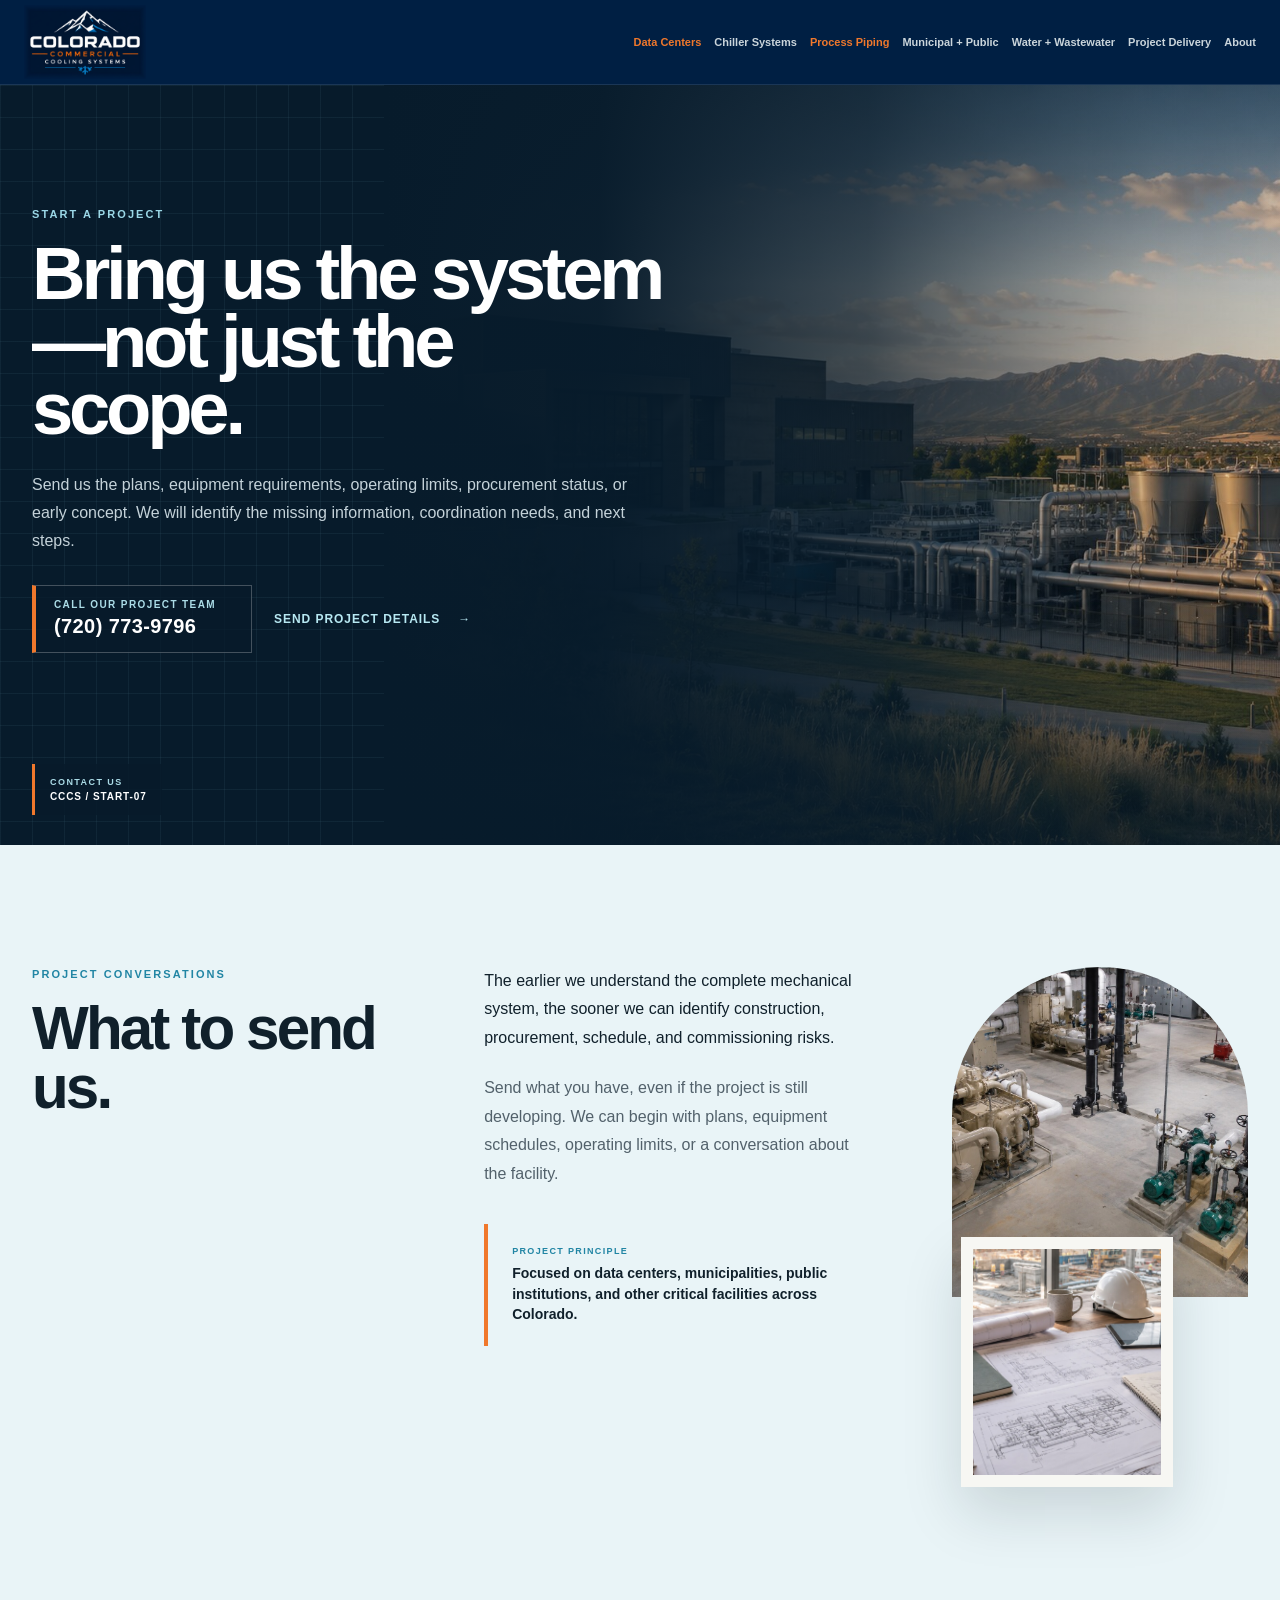
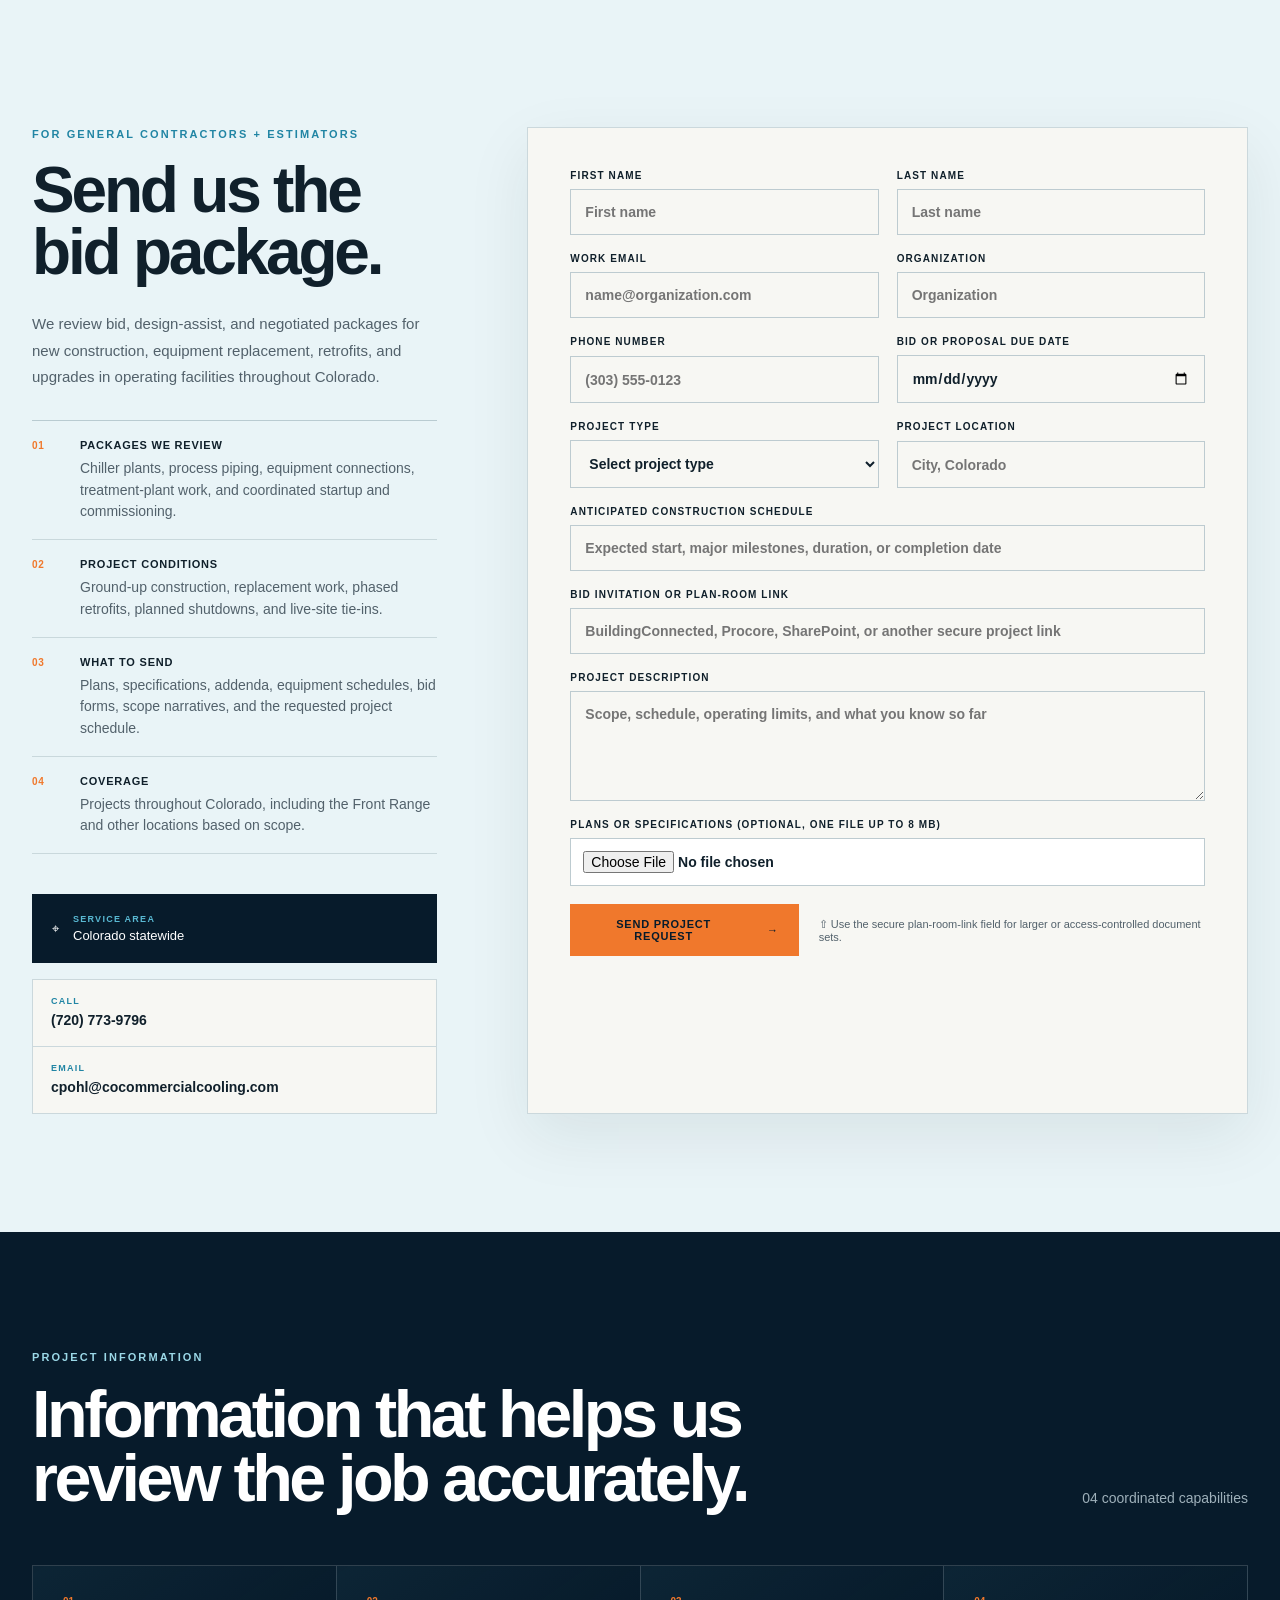
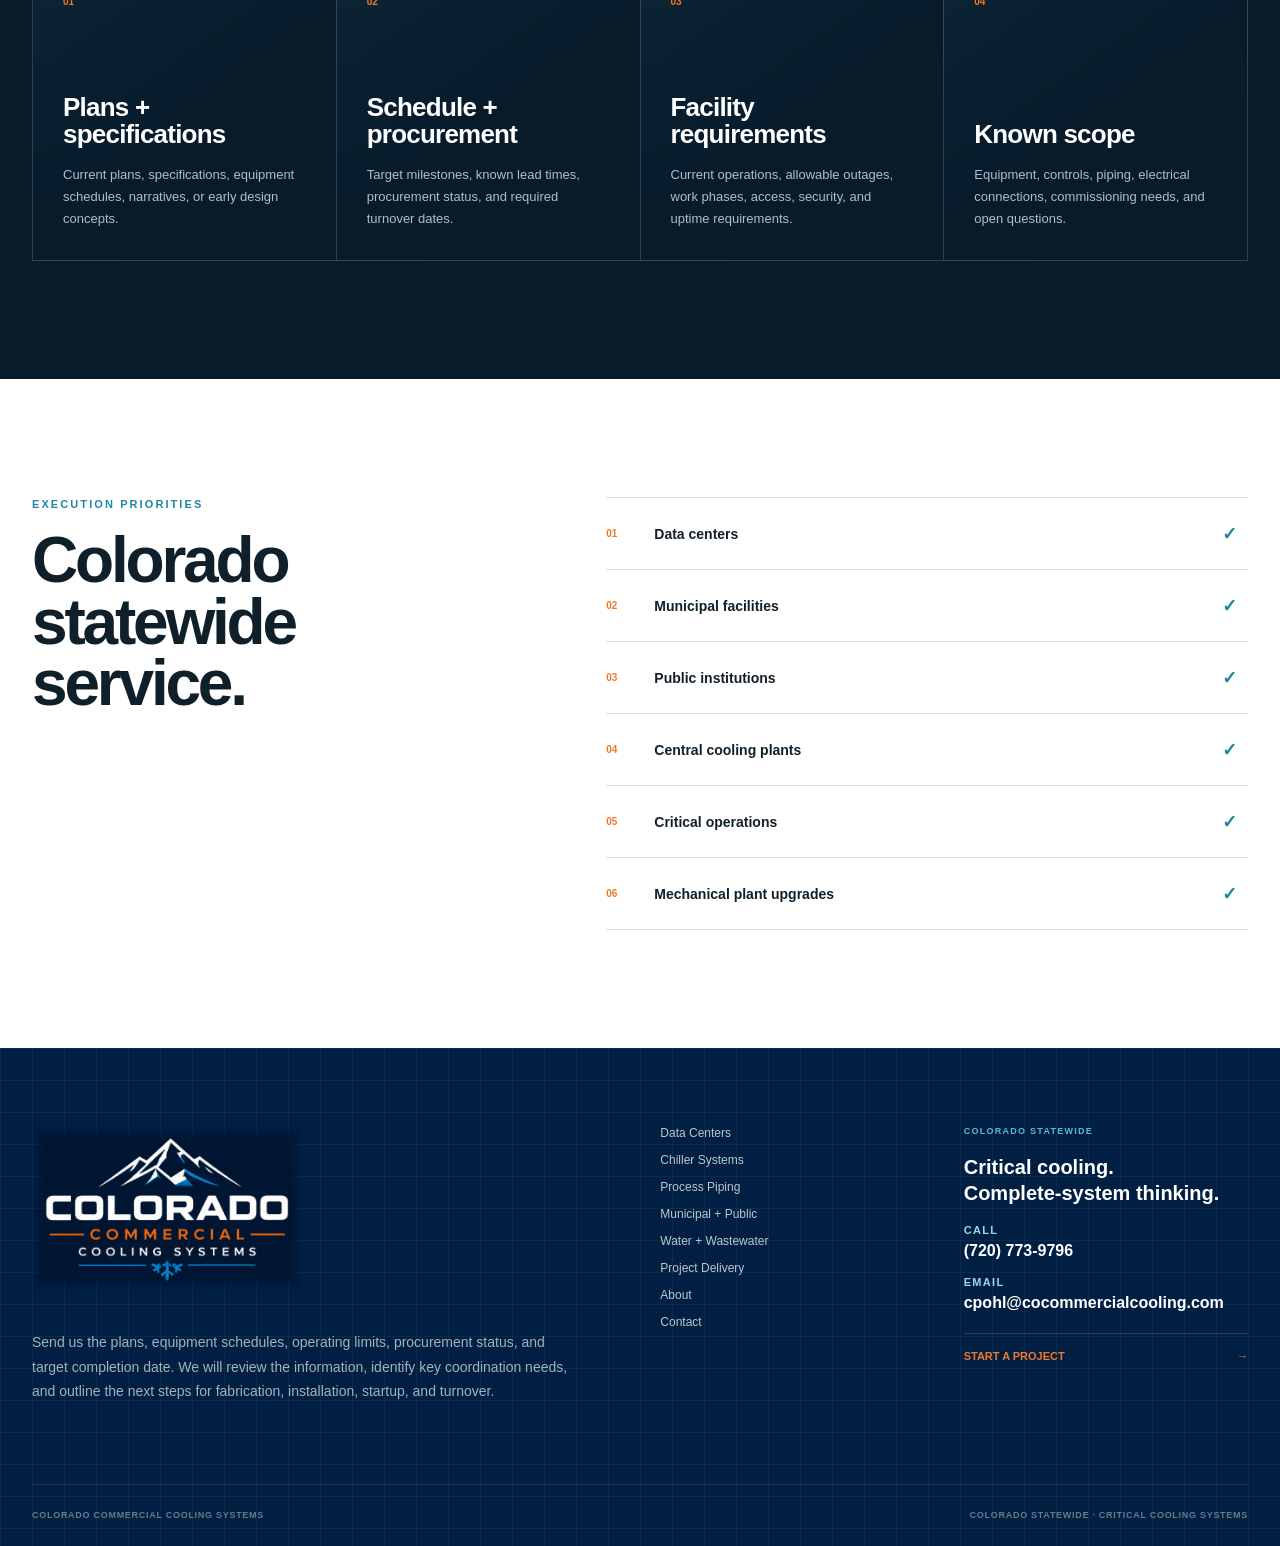
<file: contact.html>
<!doctype html>
<html lang="en">
<head>
  <meta charset="utf-8">
  <meta name="viewport" content="width=device-width, initial-scale=1">
  <title>Request a Chiller or Process Piping Bid | Colorado</title>
  <meta name="description" content="Invite Colorado Commercial Cooling Systems to bid on a Colorado chiller, process piping, data center, municipal, or water and wastewater project.">
  <meta name="robots" content="index,follow,max-image-preview:large,max-snippet:-1,max-video-preview:-1">
  <link rel="canonical" href="https://cocommercialcooling.com/contact.html">
  <meta property="og:type" content="website">
  <meta property="og:site_name" content="Colorado Commercial Cooling Systems">
  <meta property="og:title" content="Request a Chiller or Process Piping Bid | Colorado">
  <meta property="og:description" content="Invite Colorado Commercial Cooling Systems to bid on a Colorado chiller, process piping, data center, municipal, or water and wastewater project.">
  <meta property="og:url" content="https://cocommercialcooling.com/contact.html">
  <link rel="stylesheet" href="css/styles.css">
  <script src="js/site.js" defer></script>
</head>
<body>
<div class="site-shell" data-page="contact">
<header class="site-header">
  <div class="header-inner">
    <a href="index.html" class="brand brand-image-link" aria-label="Colorado Commercial Cooling Systems home">
      <img class="brand-logo" src="images/colorado-commercial-cooling-systems-logo.png" alt="Colorado Commercial Cooling Systems">
    </a>
    <nav class="desktop-nav" aria-label="Primary navigation">
      <a class="nav-accent" href="data-centers.html">Data Centers</a>
          <a href="chiller-systems.html">Chiller Systems</a>
          <a class="nav-accent" href="process-piping.html">Process Piping</a>
          <a href="municipal-public.html">Municipal + Public</a>
          <a href="water-wastewater.html">Water + Wastewater</a>
          <a href="project-delivery.html">Project Delivery</a>
          <a href="about.html">About</a>
    </nav>
    <a class="header-cta" href="contact.html">Discuss a project <span>↗</span></a>
    <details class="mobile-menu">
      <summary aria-label="Open navigation">Menu</summary>
      <nav class="mobile-nav" aria-label="Mobile navigation">
        <a class="nav-accent" href="data-centers.html">Data Centers</a>
          <a href="chiller-systems.html">Chiller Systems</a>
          <a class="nav-accent" href="process-piping.html">Process Piping</a>
          <a href="municipal-public.html">Municipal + Public</a>
          <a href="water-wastewater.html">Water + Wastewater</a>
          <a href="project-delivery.html">Project Delivery</a>
          <a href="about.html">About</a>
        <a href="contact.html">Discuss a project</a>
      </nav>
    </details>
  </div>
</header>
<main>
  <section class="interior-hero hero-contact page-contact blueprint-grid">
    <div class="page-wrap hero-layout">
      <div class="hero-copy">
        <p class="eyebrow light">Start a project</p>
        <h1>Bring us the system—not just the scope.</h1>
        <p class="hero-intro">Send us the plans, equipment requirements, operating limits, procurement status, or early concept. We will identify the missing information, coordination needs, and next steps.</p>
        <div class="hero-contact-actions">
          <a class="hero-phone" href="tel:+17207739796" aria-label="Call Colorado Commercial Cooling Systems at 720-773-9796">
            <span>Call our project team</span>
            <strong>(720) 773-9796</strong>
          </a>
          <a href="#project-inquiry" class="text-arrow light-link">Send project details <span>→</span></a>
        </div>
      </div>
      <figure class="photo-frame hero-image"><img src="images/contact-03-colorado-facility.jpg" alt="Colorado critical facility with central cooling plant"></figure>
      <div class="hero-code"><span>Contact us</span><strong>CCCS / START-07</strong></div>
    </div>
  </section>

  <section class="statement-section statement-contact">
    <div class="page-wrap statement-grid">
      <div class="statement-heading"><p class="eyebrow">Project conversations</p><h2>What to send us.</h2></div>
      <div class="statement-copy">
        <p>The earlier we understand the complete mechanical system, the sooner we can identify construction, procurement, schedule, and commissioning risks.</p>
        <p>Send what you have, even if the project is still developing. We can begin with plans, equipment schedules, operating limits, or a conversation about the facility.</p>
        <aside><span>Project principle</span><strong>Focused on data centers, municipalities, public institutions, and other critical facilities across Colorado.</strong></aside>
      </div>
      <div class="statement-photos">
        <figure class="photo-frame support-one"><img src="images/contact-02-existing-plant-assessment.jpg" alt="Assessment of an existing mechanical plant"></figure>
        <figure class="photo-frame support-two"><img src="images/contact-01-project-review-workspace.jpg" alt="Cooling project plans in a technical workspace"></figure>
      </div>
    </div>
  </section>

  <section class="inquiry-section" id="project-inquiry">
  <div class="page-wrap inquiry-grid">
    <div class="inquiry-lead">
      <p class="eyebrow">For general contractors + estimators</p>
      <h2>Send us the bid package.</h2>
      <p>We review bid, design-assist, and negotiated packages for new construction, equipment replacement, retrofits, and upgrades in operating facilities throughout Colorado.</p>
      <div class="bid-scope-list" aria-label="Bid information">
        <div><span>01</span><p><strong>Packages we review</strong>Chiller plants, process piping, equipment connections, treatment-plant work, and coordinated startup and commissioning.</p></div>
        <div><span>02</span><p><strong>Project conditions</strong>Ground-up construction, replacement work, phased retrofits, planned shutdowns, and live-site tie-ins.</p></div>
        <div><span>03</span><p><strong>What to send</strong>Plans, specifications, addenda, equipment schedules, bid forms, scope narratives, and the requested project schedule.</p></div>
        <div><span>04</span><p><strong>Coverage</strong>Projects throughout Colorado, including the Front Range and other locations based on scope.</p></div>
      </div>
      <div class="service-chip"><span aria-hidden="true">⌖</span><span><strong>Service area</strong>Colorado statewide</span></div>
      <div class="direct-contact" aria-label="Direct contact information">
        <a href="tel:+17207739796"><span>Call</span><strong>(720) 773-9796</strong></a>
        <a href="mailto:cpohl@cocommercialcooling.com"><span>Email</span><strong>cpohl@cocommercialcooling.com</strong></a>
      </div>
    </div>
    <form class="preview-form" name="project-inquiry" method="POST" action="thank-you.html" data-netlify="true" netlify-honeypot="bot-field" enctype="multipart/form-data">
      <input type="hidden" name="form-name" value="project-inquiry">
      <input type="hidden" name="subject" value="New Colorado Commercial Cooling Systems project inquiry">
      <p class="form-honeypot"><label>Do not fill out this field if you are human<input name="bot-field" tabindex="-1" autocomplete="off"></label></p>
      <div class="field-row"><label>First name<input type="text" name="firstName" placeholder="First name" autocomplete="given-name" required></label><label>Last name<input type="text" name="lastName" placeholder="Last name" autocomplete="family-name" required></label></div>
      <div class="field-row"><label>Work email<input type="email" name="email" placeholder="name@organization.com" autocomplete="email" required></label><label>Organization<input type="text" name="organization" placeholder="Organization" autocomplete="organization"></label></div>
      <div class="field-row"><label>Phone number<input type="tel" name="phone" placeholder="(303) 555-0123" autocomplete="tel"></label><label>Bid or proposal due date<input type="date" name="bidDueDate"></label></div>
      <div class="field-row"><label>Project type<select name="projectType" required><option value="" selected disabled>Select project type</option><option>Data center</option><option>Water / wastewater treatment</option><option>Municipal / public</option><option>Chiller plant</option><option>Process piping</option><option>Other critical facility</option></select></label><label>Project location<input type="text" name="location" placeholder="City, Colorado"></label></div>
      <label>Anticipated construction schedule<input type="text" name="timeframe" placeholder="Expected start, major milestones, duration, or completion date"></label>
      <label>Bid invitation or plan-room link<input type="url" name="bidLink" placeholder="BuildingConnected, Procore, SharePoint, or another secure project link"></label>
      <label>Project description<textarea name="description" rows="5" placeholder="Scope, schedule, operating limits, and what you know so far" required></textarea></label>
      <label>Plans or specifications (optional, one file up to 8 MB)<input type="file" name="projectFiles" accept=".pdf,.doc,.docx,.xls,.xlsx,.jpg,.jpeg,.png,.zip"></label>
      <div class="form-actions"><button type="submit"><span>Send project request</span><span>→</span></button><span class="upload-note">⇧ Use the secure plan-room-link field for larger or access-controlled document sets.</span></div>
    </form>
  </div>
</section>

  

  <section class="capabilities-section capabilities-contact">
    <div class="page-wrap">
      <div class="section-heading-row">
        <div><p class="eyebrow light">Project information</p><h2>Information that helps us review the job accurately.</h2></div>
        <span>04 coordinated capabilities</span>
      </div>
      <div class="capability-grid"><article><span>01</span><h3>Plans + specifications</h3><p>Current plans, specifications, equipment schedules, narratives, or early design concepts.</p></article>
        <article><span>02</span><h3>Schedule + procurement</h3><p>Target milestones, known lead times, procurement status, and required turnover dates.</p></article>
        <article><span>03</span><h3>Facility requirements</h3><p>Current operations, allowable outages, work phases, access, security, and uptime requirements.</p></article>
        <article><span>04</span><h3>Known scope</h3><p>Equipment, controls, piping, electrical connections, commissioning needs, and open questions.</p></article></div>
    </div>
  </section>

  <section class="priorities-section">
    <div class="page-wrap priorities-grid">
      <div><p class="eyebrow">Execution priorities</p><h2>Colorado statewide service.</h2></div>
      <div class="priority-list"><div><span>01</span><p>Data centers</p><b aria-hidden="true">✓</b></div>
        <div><span>02</span><p>Municipal facilities</p><b aria-hidden="true">✓</b></div>
        <div><span>03</span><p>Public institutions</p><b aria-hidden="true">✓</b></div>
        <div><span>04</span><p>Central cooling plants</p><b aria-hidden="true">✓</b></div>
        <div><span>05</span><p>Critical operations</p><b aria-hidden="true">✓</b></div>
        <div><span>06</span><p>Mechanical plant upgrades</p><b aria-hidden="true">✓</b></div></div>
    </div>
  </section>

</main>
<footer class="site-footer blueprint-grid">
  <div class="footer-main page-wrap">
    <div>
      <a href="index.html" class="brand footer-brand brand-image-link" aria-label="Colorado Commercial Cooling Systems home">
        <img class="brand-logo" src="images/colorado-commercial-cooling-systems-logo.png" alt="Colorado Commercial Cooling Systems">
      </a>
      <p>Send us the plans, equipment schedules, operating limits, procurement status, and target completion date. We will review the information, identify key coordination needs, and outline the next steps for fabrication, installation, startup, and turnover.</p>
    </div>
    <nav aria-label="Footer navigation">
      <a href="data-centers.html">Data Centers</a>
        <a href="chiller-systems.html">Chiller Systems</a>
        <a href="process-piping.html">Process Piping</a>
        <a href="municipal-public.html">Municipal + Public</a>
        <a href="water-wastewater.html">Water + Wastewater</a>
        <a href="project-delivery.html">Project Delivery</a>
        <a href="about.html">About</a>
        <a href="contact.html">Contact</a>
    </nav>
    <div class="footer-focus">
      <span>Colorado statewide</span>
      <strong>Critical cooling.<br>Complete-system thinking.</strong>
      <div class="footer-contact">
        <a href="tel:+17207739796"><span>Call</span><strong>(720) 773-9796</strong></a>
        <a href="mailto:cpohl@cocommercialcooling.com"><span>Email</span><strong>cpohl@cocommercialcooling.com</strong></a>
      </div>
      <a href="contact.html">Start a project <span>→</span></a>
    </div>
  </div>
  <div class="footer-bottom page-wrap">
    <span>Colorado Commercial Cooling Systems</span>
    <span>Colorado statewide · Critical cooling systems</span>
  </div>
</footer>
</div>
</body>
</html>
</file>
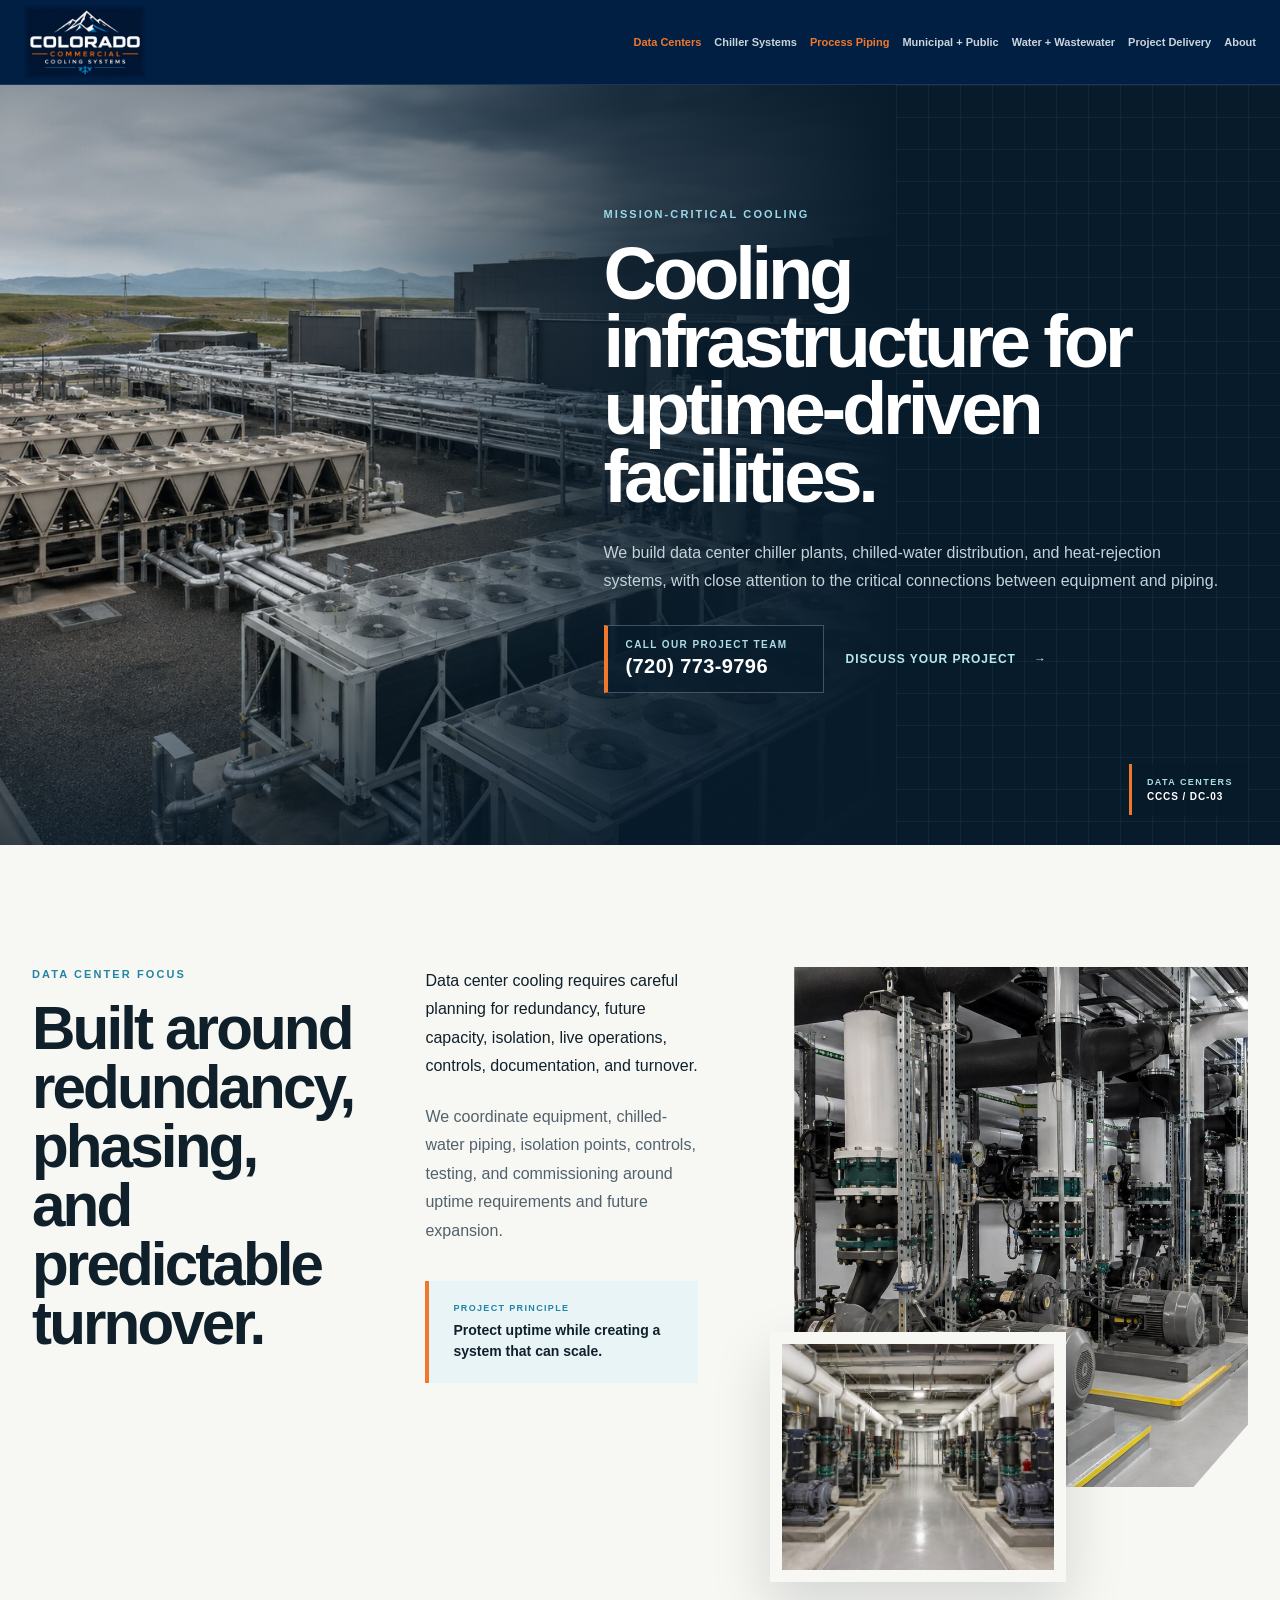
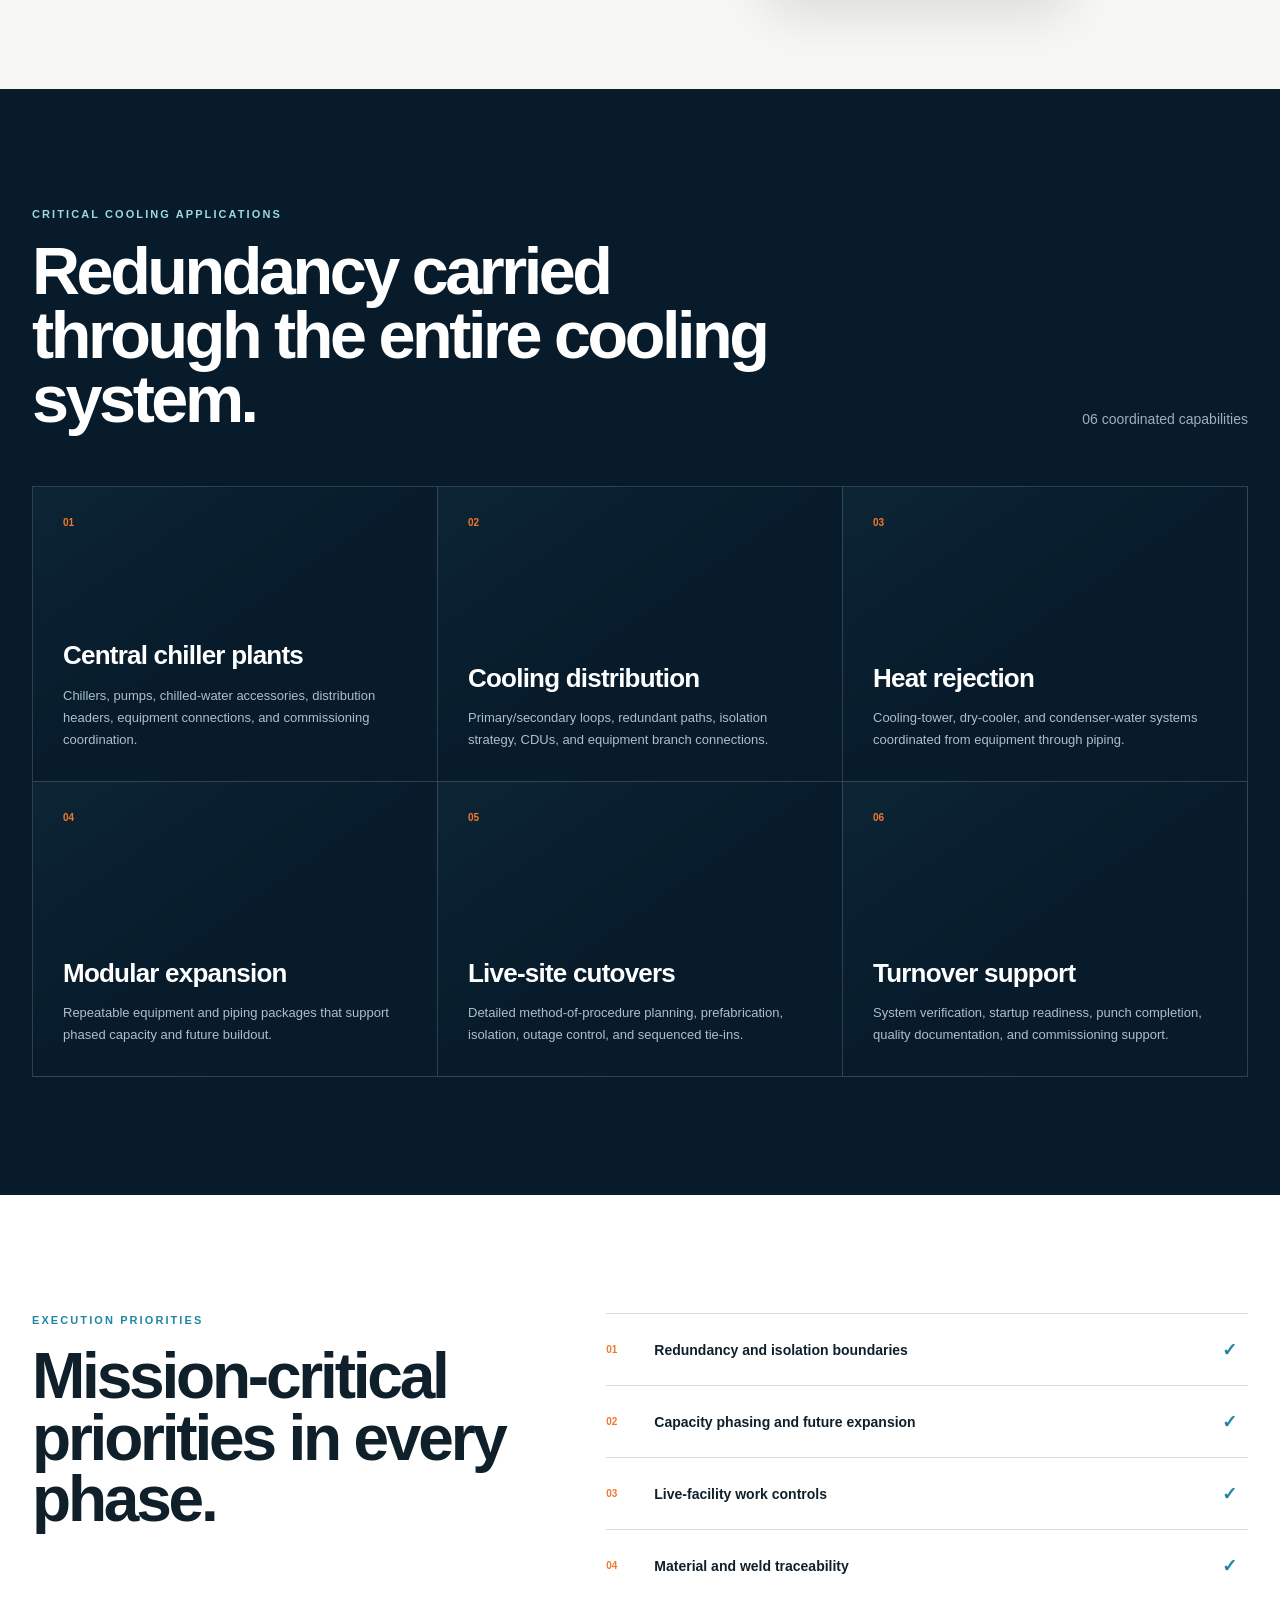
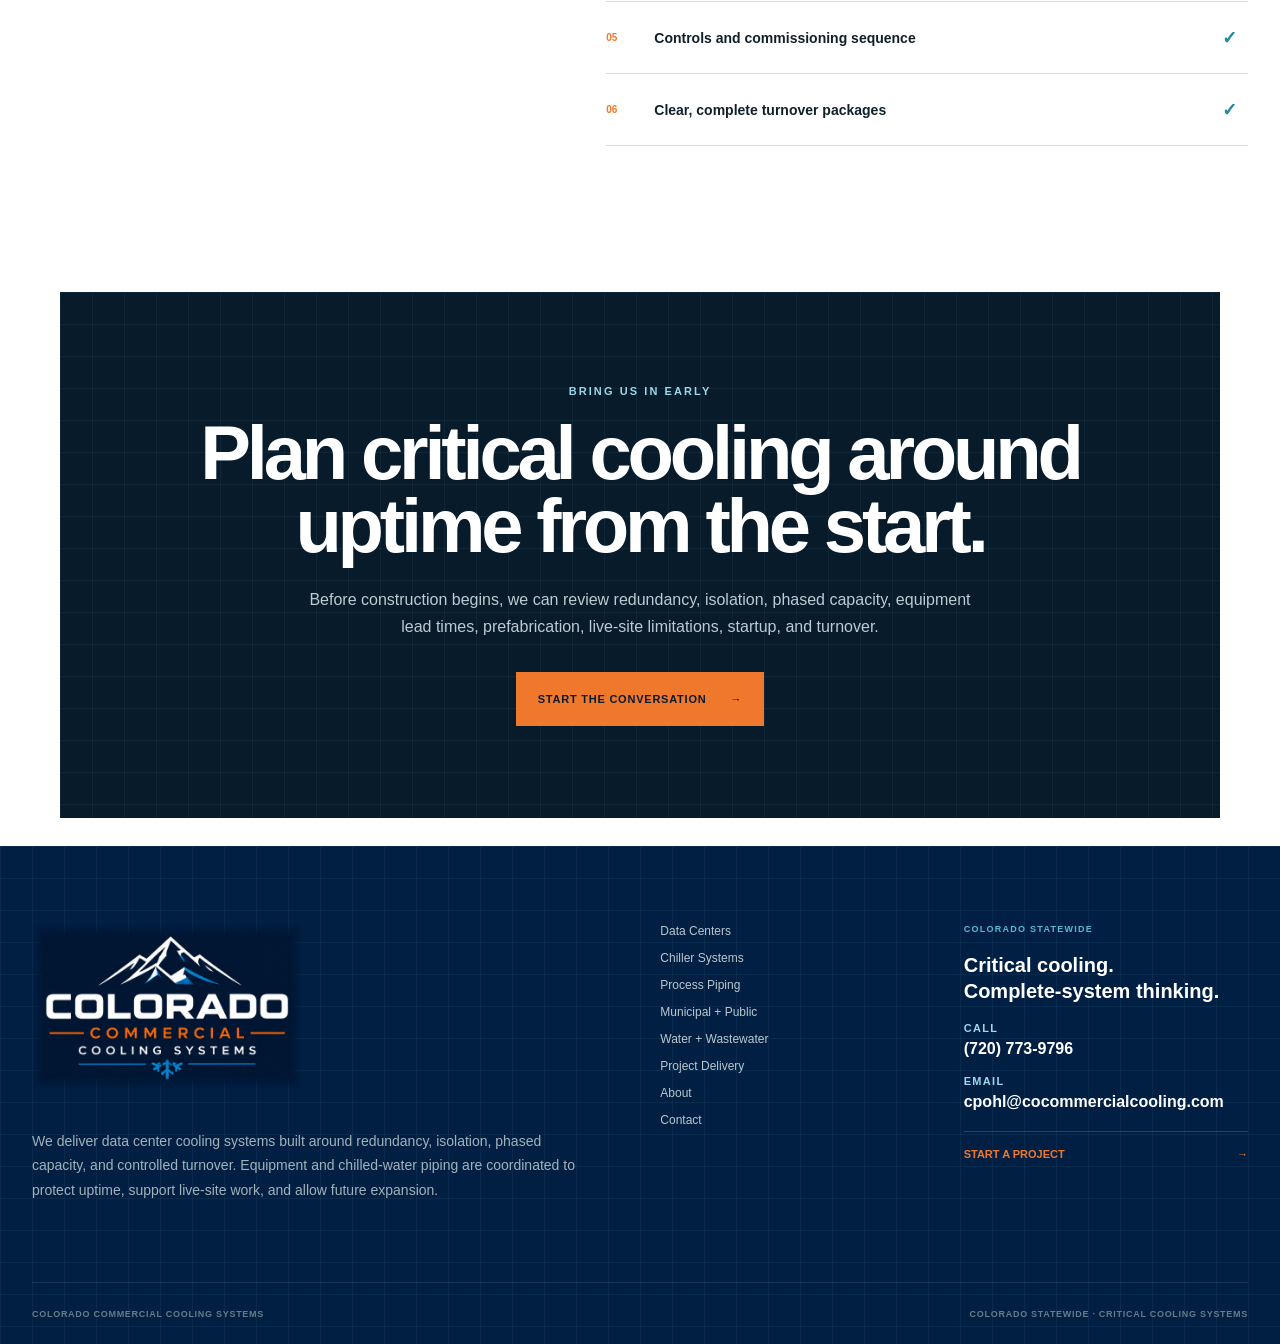
<file: data-centers.html>
<!doctype html>
<html lang="en">
<head>
  <meta charset="utf-8">
  <meta name="viewport" content="width=device-width, initial-scale=1">
  <title>Data Center Cooling &amp; Chiller Plant Contractor | Colorado</title>
  <meta name="description" content="Colorado data center cooling contractor for chiller plants, chilled-water distribution, hydronic piping, heat-rejection systems, startup, and commissioning.">
  <meta name="robots" content="index,follow,max-image-preview:large,max-snippet:-1,max-video-preview:-1">
  <link rel="canonical" href="https://cocommercialcooling.com/data-centers.html">
  <meta property="og:type" content="website">
  <meta property="og:site_name" content="Colorado Commercial Cooling Systems">
  <meta property="og:title" content="Data Center Cooling &amp; Chiller Plant Contractor | Colorado">
  <meta property="og:description" content="Colorado data center cooling contractor for chiller plants, chilled-water piping, heat-rejection systems, startup, and commissioning.">
  <meta property="og:url" content="https://cocommercialcooling.com/data-centers.html">
  <script type="application/ld+json">
  {
    "@context": "https://schema.org",
    "@type": "Service",
    "@id": "https://cocommercialcooling.com/data-centers.html#service",
    "name": "Data Center Cooling Systems",
    "description": "Data center chiller plants, hydronic distribution, heat-rejection systems, equipment connections, startup, and commissioning in Colorado.",
    "serviceType": ["data center cooling", "data center chiller plants", "mission-critical cooling", "chilled-water piping", "hydronic piping", "cooling-system commissioning"],
    "provider": {"@id": "https://cocommercialcooling.com/#organization"},
    "areaServed": {"@type": "State", "name": "Colorado"},
    "url": "https://cocommercialcooling.com/data-centers.html"
  }
  </script>
  <link rel="stylesheet" href="css/styles.css">
  <script src="js/site.js" defer></script>
</head>
<body>
<div class="site-shell" data-page="data-centers">
<header class="site-header">
  <div class="header-inner">
    <a href="index.html" class="brand brand-image-link" aria-label="Colorado Commercial Cooling Systems home">
      <img class="brand-logo" src="images/colorado-commercial-cooling-systems-logo.png" alt="Colorado Commercial Cooling Systems">
    </a>
    <nav class="desktop-nav" aria-label="Primary navigation">
      <a class="nav-accent" href="data-centers.html">Data Centers</a>
          <a href="chiller-systems.html">Chiller Systems</a>
          <a class="nav-accent" href="process-piping.html">Process Piping</a>
          <a href="municipal-public.html">Municipal + Public</a>
          <a href="water-wastewater.html">Water + Wastewater</a>
          <a href="project-delivery.html">Project Delivery</a>
          <a href="about.html">About</a>
    </nav>
    <a class="header-cta" href="contact.html">Discuss a project <span>↗</span></a>
    <details class="mobile-menu">
      <summary aria-label="Open navigation">Menu</summary>
      <nav class="mobile-nav" aria-label="Mobile navigation">
        <a class="nav-accent" href="data-centers.html">Data Centers</a>
          <a href="chiller-systems.html">Chiller Systems</a>
          <a class="nav-accent" href="process-piping.html">Process Piping</a>
          <a href="municipal-public.html">Municipal + Public</a>
          <a href="water-wastewater.html">Water + Wastewater</a>
          <a href="project-delivery.html">Project Delivery</a>
          <a href="about.html">About</a>
        <a href="contact.html">Discuss a project</a>
      </nav>
    </details>
  </div>
</header>
<main>
  <section class="interior-hero hero-panorama page-data-centers blueprint-grid">
    <div class="page-wrap hero-layout">
      <div class="hero-copy">
        <p class="eyebrow light">Mission-critical cooling</p>
        <h1>Cooling infrastructure for uptime-driven facilities.</h1>
        <p class="hero-intro">We build data center chiller plants, chilled-water distribution, and heat-rejection systems, with close attention to the critical connections between equipment and piping.</p>
        <div class="hero-contact-actions">
          <a class="hero-phone" href="tel:+17207739796" aria-label="Call Colorado Commercial Cooling Systems at 720-773-9796"><span>Call our project team</span><strong>(720) 773-9796</strong></a>
          <a href="contact.html" class="text-arrow light-link">Discuss your project <span>→</span></a>
        </div>
      </div>
      <figure class="photo-frame hero-image"><img src="images/data-centers-01-cooling-yard.jpg" alt="Large data center cooling yard with heat rejection equipment"></figure>
      <div class="hero-code"><span>Data centers</span><strong>CCCS / DC-03</strong></div>
    </div>
  </section>

  <section class="statement-section statement-panorama">
    <div class="page-wrap statement-grid">
      <div class="statement-heading"><p class="eyebrow">Data center focus</p><h2>Built around redundancy, phasing, and predictable turnover.</h2></div>
      <div class="statement-copy">
        <p>Data center cooling requires careful planning for redundancy, future capacity, isolation, live operations, controls, documentation, and turnover.</p>
        <p>We coordinate equipment, chilled-water piping, isolation points, controls, testing, and commissioning around uptime requirements and future expansion.</p>
        <aside><span>Project principle</span><strong>Protect uptime while creating a system that can scale.</strong></aside>
      </div>
      <div class="statement-photos">
        <figure class="photo-frame support-one"><img src="images/data-centers-02-redundant-pump-gallery.jpg" alt="Redundant pump gallery for mission-critical cooling"></figure>
        <figure class="photo-frame support-two"><img src="images/data-centers-03-redundant-distribution.jpg" alt="Redundant chilled-water distribution piping"></figure>
      </div>
    </div>
  </section>

  

  <section class="capabilities-section capabilities-panorama">
    <div class="page-wrap">
      <div class="section-heading-row">
        <div><p class="eyebrow light">Critical cooling applications</p><h2>Redundancy carried through the entire cooling system.</h2></div>
        <span>06 coordinated capabilities</span>
      </div>
      <div class="capability-grid"><article><span>01</span><h3>Central chiller plants</h3><p>Chillers, pumps, chilled-water accessories, distribution headers, equipment connections, and commissioning coordination.</p></article>
        <article><span>02</span><h3>Cooling distribution</h3><p>Primary/secondary loops, redundant paths, isolation strategy, CDUs, and equipment branch connections.</p></article>
        <article><span>03</span><h3>Heat rejection</h3><p>Cooling-tower, dry-cooler, and condenser-water systems coordinated from equipment through piping.</p></article>
        <article><span>04</span><h3>Modular expansion</h3><p>Repeatable equipment and piping packages that support phased capacity and future buildout.</p></article>
        <article><span>05</span><h3>Live-site cutovers</h3><p>Detailed method-of-procedure planning, prefabrication, isolation, outage control, and sequenced tie-ins.</p></article>
        <article><span>06</span><h3>Turnover support</h3><p>System verification, startup readiness, punch completion, quality documentation, and commissioning support.</p></article></div>
    </div>
  </section>

  <section class="priorities-section">
    <div class="page-wrap priorities-grid">
      <div><p class="eyebrow">Execution priorities</p><h2>Mission-critical priorities in every phase.</h2></div>
      <div class="priority-list"><div><span>01</span><p>Redundancy and isolation boundaries</p><b aria-hidden="true">✓</b></div>
        <div><span>02</span><p>Capacity phasing and future expansion</p><b aria-hidden="true">✓</b></div>
        <div><span>03</span><p>Live-facility work controls</p><b aria-hidden="true">✓</b></div>
        <div><span>04</span><p>Material and weld traceability</p><b aria-hidden="true">✓</b></div>
        <div><span>05</span><p>Controls and commissioning sequence</p><b aria-hidden="true">✓</b></div>
        <div><span>06</span><p>Clear, complete turnover packages</p><b aria-hidden="true">✓</b></div></div>
    </div>
  </section>


  <section class="project-cta"><div class="page-wrap cta-panel blueprint-grid"><p class="eyebrow light">Bring us in early</p><h2>Plan critical cooling around uptime from the start.</h2><p>Before construction begins, we can review redundancy, isolation, phased capacity, equipment lead times, prefabrication, live-site limitations, startup, and turnover.</p><a href="contact.html">Start the conversation <span>→</span></a></div></section>
</main>
<footer class="site-footer blueprint-grid">
  <div class="footer-main page-wrap">
    <div>
      <a href="index.html" class="brand footer-brand brand-image-link" aria-label="Colorado Commercial Cooling Systems home">
        <img class="brand-logo" src="images/colorado-commercial-cooling-systems-logo.png" alt="Colorado Commercial Cooling Systems">
      </a>
      <p>We deliver data center cooling systems built around redundancy, isolation, phased capacity, and controlled turnover. Equipment and chilled-water piping are coordinated to protect uptime, support live-site work, and allow future expansion.</p>
    </div>
    <nav aria-label="Footer navigation">
      <a href="data-centers.html">Data Centers</a>
        <a href="chiller-systems.html">Chiller Systems</a>
        <a href="process-piping.html">Process Piping</a>
        <a href="municipal-public.html">Municipal + Public</a>
        <a href="water-wastewater.html">Water + Wastewater</a>
        <a href="project-delivery.html">Project Delivery</a>
        <a href="about.html">About</a>
        <a href="contact.html">Contact</a>
    </nav>
    <div class="footer-focus">
      <span>Colorado statewide</span>
      <strong>Critical cooling.<br>Complete-system thinking.</strong>
      <div class="footer-contact">
        <a href="tel:+17207739796"><span>Call</span><strong>(720) 773-9796</strong></a>
        <a href="mailto:cpohl@cocommercialcooling.com"><span>Email</span><strong>cpohl@cocommercialcooling.com</strong></a>
      </div>
      <a href="contact.html">Start a project <span>→</span></a>
    </div>
  </div>
  <div class="footer-bottom page-wrap">
    <span>Colorado Commercial Cooling Systems</span>
    <span>Colorado statewide · Critical cooling systems</span>
  </div>
</footer>
</div>
</body>
</html>
</file>
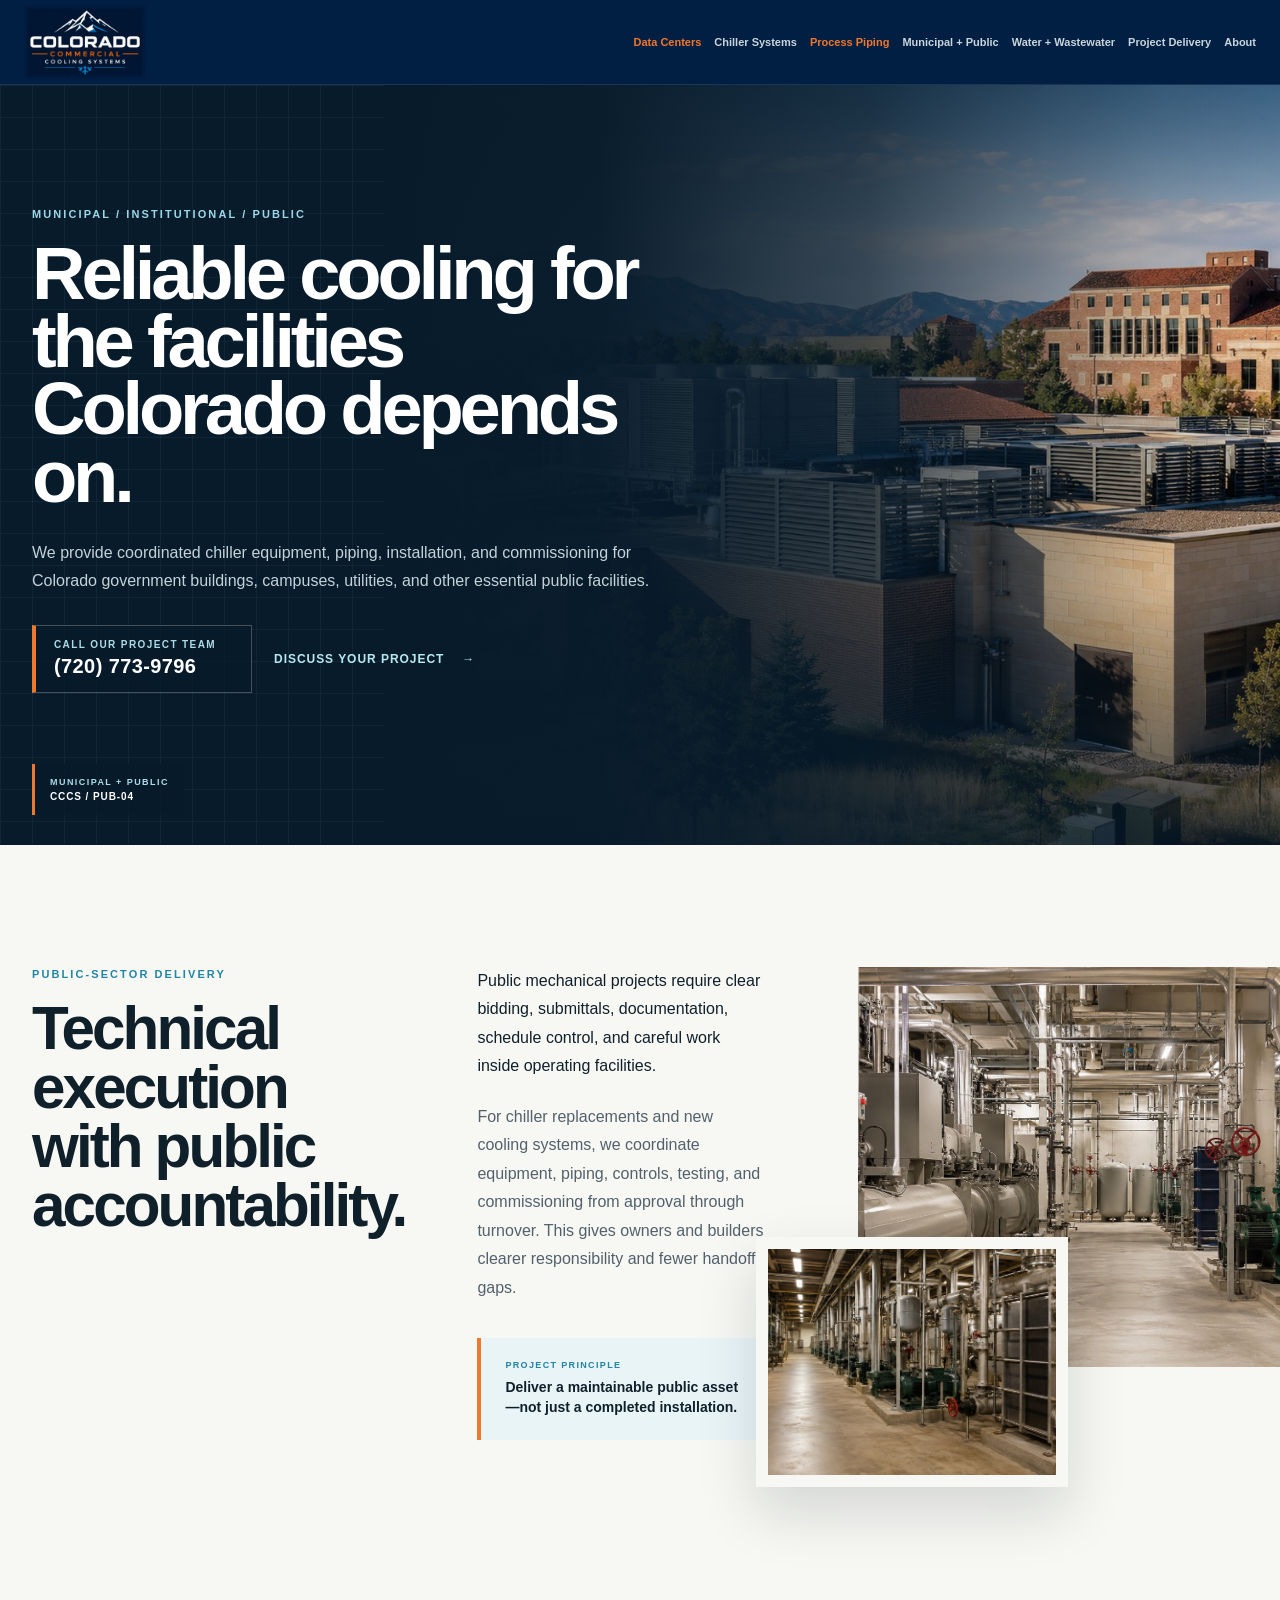
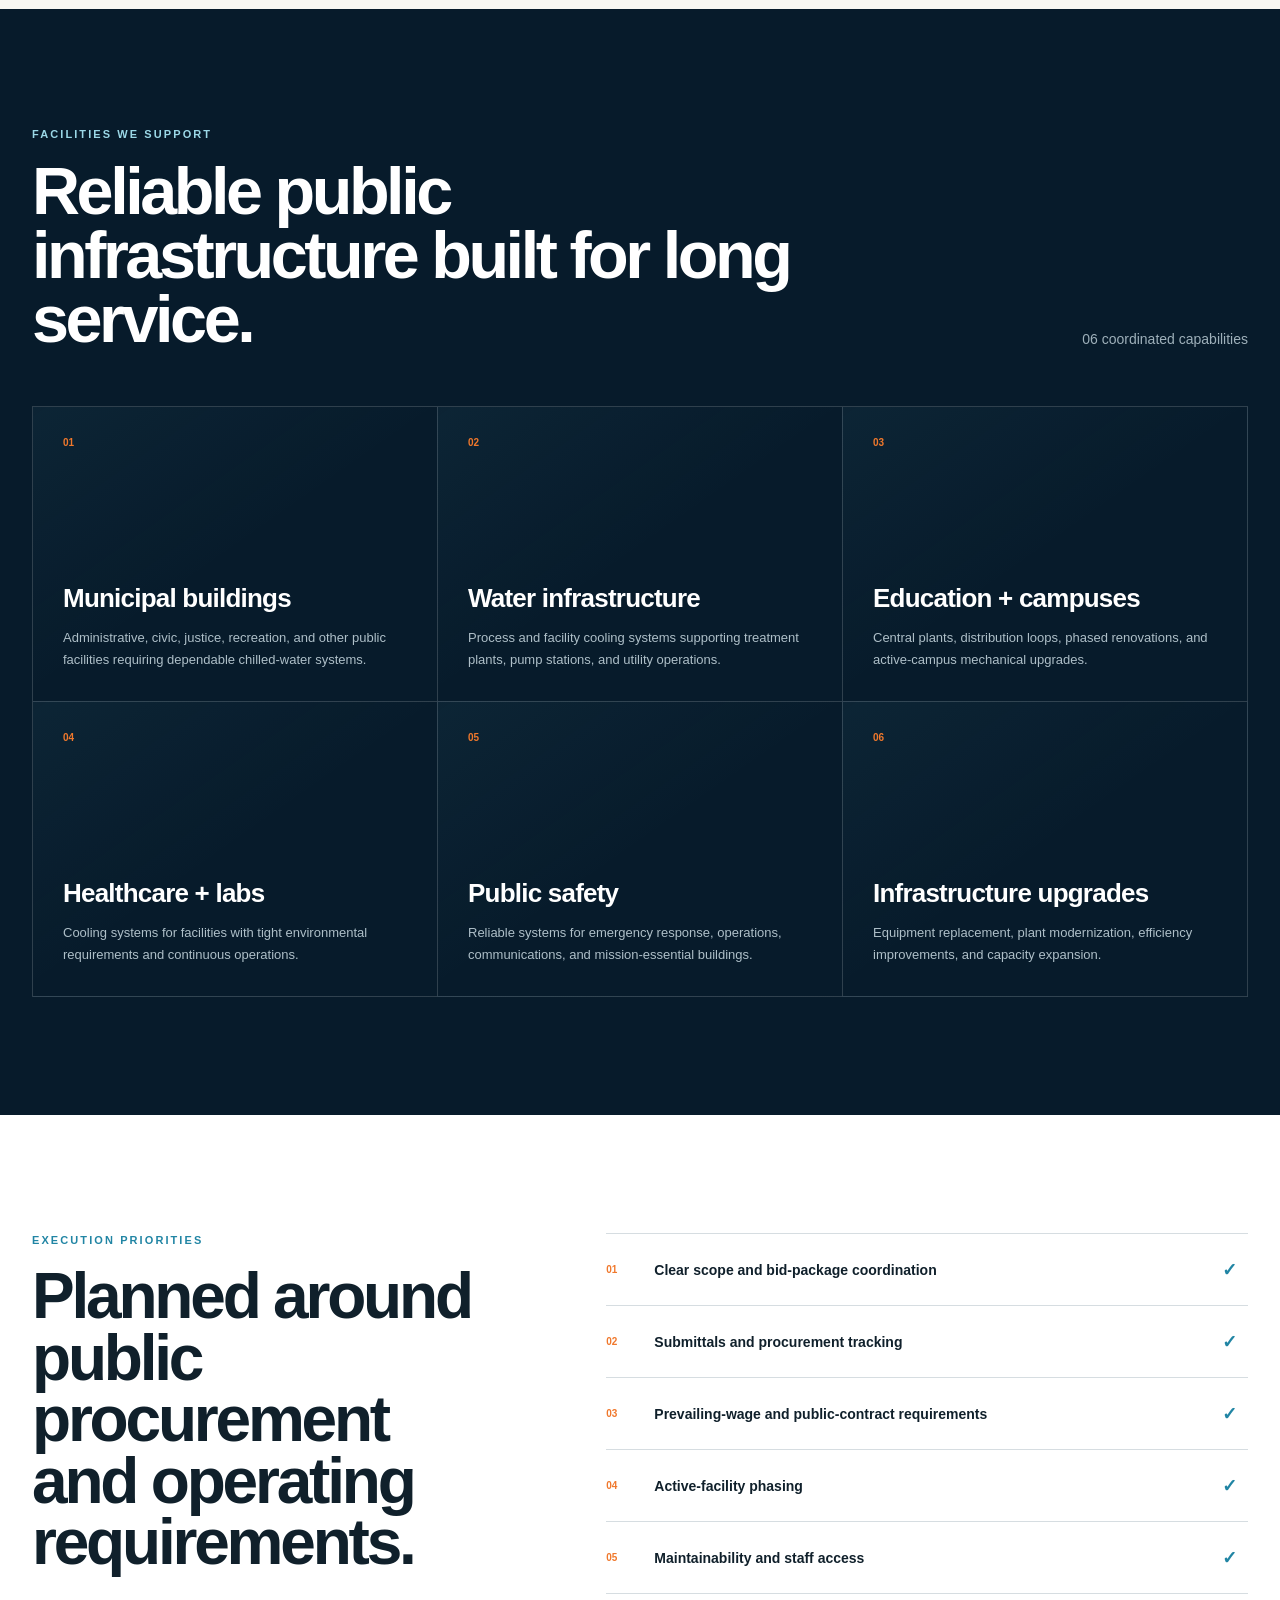
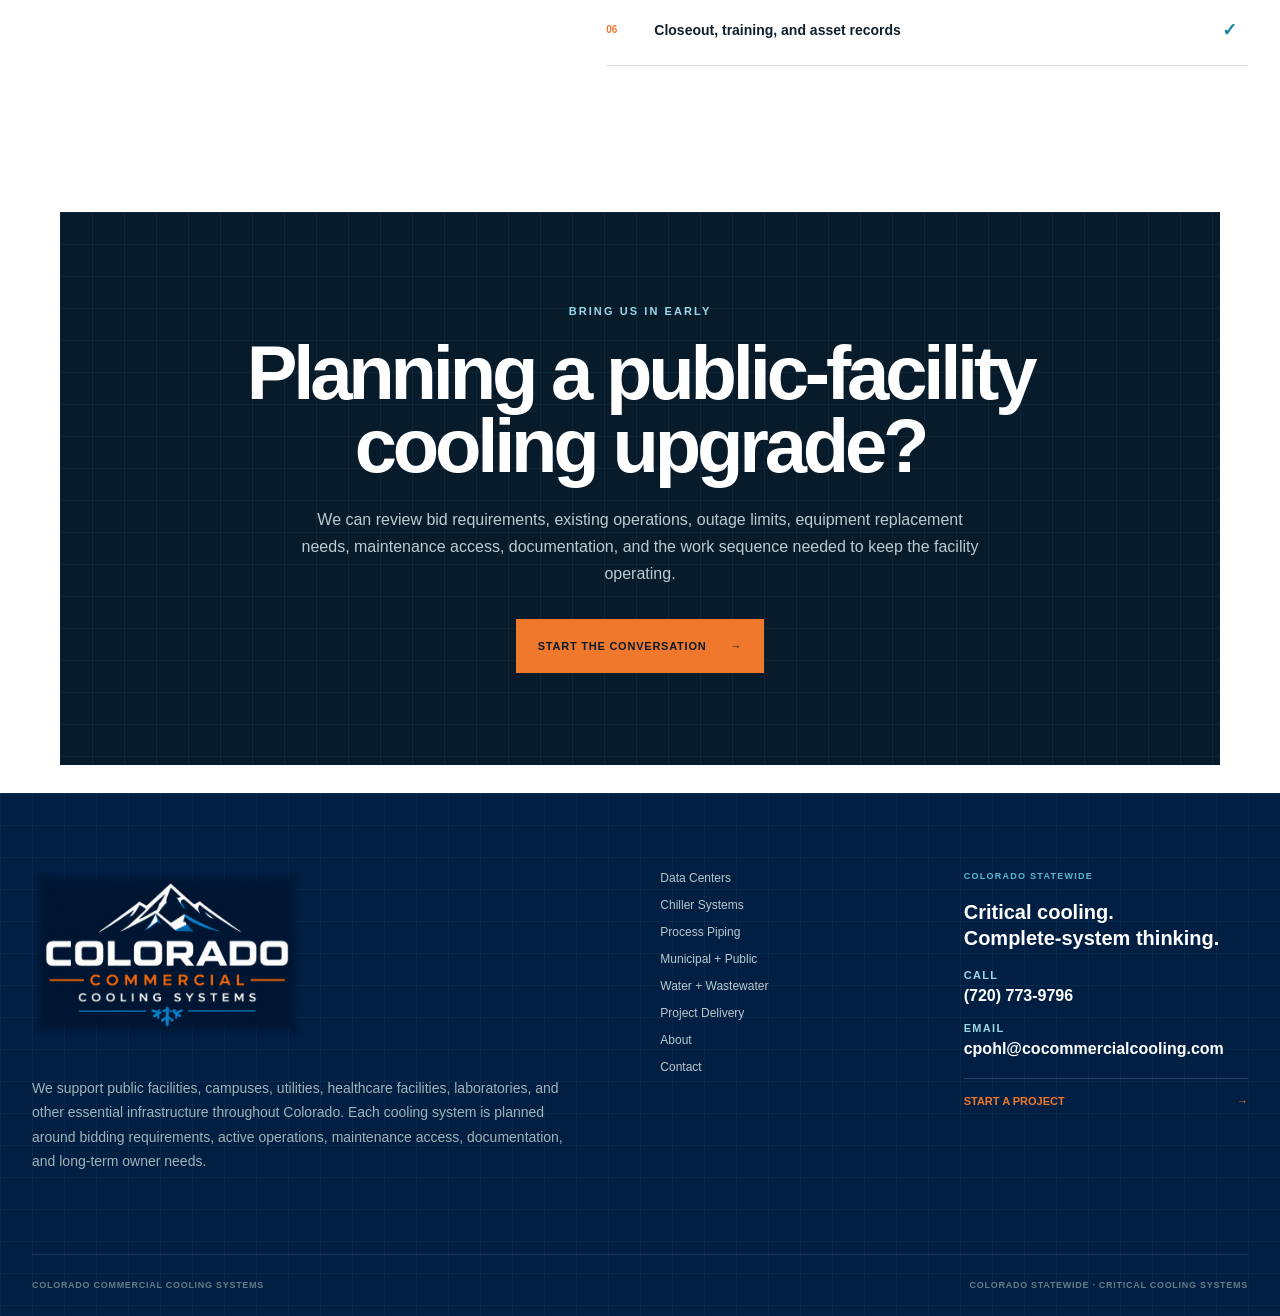
<file: municipal-public.html>
<!doctype html>
<html lang="en">
<head>
  <meta charset="utf-8">
  <meta name="viewport" content="width=device-width, initial-scale=1">
  <title>Municipal &amp; Public Facility Cooling Contractor | Colorado</title>
  <meta name="description" content="Colorado municipal mechanical contractor for public-facility chillers, cooling systems, process piping, campuses, utilities, and essential infrastructure.">
  <meta name="robots" content="index,follow,max-image-preview:large,max-snippet:-1,max-video-preview:-1">
  <link rel="canonical" href="https://cocommercialcooling.com/municipal-public.html">
  <meta property="og:type" content="website">
  <meta property="og:site_name" content="Colorado Commercial Cooling Systems">
  <meta property="og:title" content="Municipal &amp; Public Facility Cooling Contractor | Colorado">
  <meta property="og:description" content="Colorado municipal mechanical contractor for public-facility chillers, cooling systems, process piping, campuses, and utilities.">
  <meta property="og:url" content="https://cocommercialcooling.com/municipal-public.html">
  <script type="application/ld+json">
  {
    "@context": "https://schema.org",
    "@type": "Service",
    "@id": "https://cocommercialcooling.com/municipal-public.html#service",
    "name": "Municipal and Public Facility Cooling Systems",
    "description": "Mechanical cooling, chiller systems, and process piping for Colorado municipalities, public buildings, campuses, utilities, and essential infrastructure.",
    "serviceType": ["municipal mechanical systems", "public facility cooling", "institutional chiller systems", "campus central plants", "public infrastructure process piping"],
    "provider": {"@id": "https://cocommercialcooling.com/#organization"},
    "areaServed": {"@type": "State", "name": "Colorado"},
    "url": "https://cocommercialcooling.com/municipal-public.html"
  }
  </script>
  <link rel="stylesheet" href="css/styles.css">
  <script src="js/site.js" defer></script>
</head>
<body>
<div class="site-shell" data-page="municipal-public">
<header class="site-header">
  <div class="header-inner">
    <a href="index.html" class="brand brand-image-link" aria-label="Colorado Commercial Cooling Systems home">
      <img class="brand-logo" src="images/colorado-commercial-cooling-systems-logo.png" alt="Colorado Commercial Cooling Systems">
    </a>
    <nav class="desktop-nav" aria-label="Primary navigation">
      <a class="nav-accent" href="data-centers.html">Data Centers</a>
          <a href="chiller-systems.html">Chiller Systems</a>
          <a class="nav-accent" href="process-piping.html">Process Piping</a>
          <a href="municipal-public.html">Municipal + Public</a>
          <a href="water-wastewater.html">Water + Wastewater</a>
          <a href="project-delivery.html">Project Delivery</a>
          <a href="about.html">About</a>
    </nav>
    <a class="header-cta" href="contact.html">Discuss a project <span>↗</span></a>
    <details class="mobile-menu">
      <summary aria-label="Open navigation">Menu</summary>
      <nav class="mobile-nav" aria-label="Mobile navigation">
        <a class="nav-accent" href="data-centers.html">Data Centers</a>
          <a href="chiller-systems.html">Chiller Systems</a>
          <a class="nav-accent" href="process-piping.html">Process Piping</a>
          <a href="municipal-public.html">Municipal + Public</a>
          <a href="water-wastewater.html">Water + Wastewater</a>
          <a href="project-delivery.html">Project Delivery</a>
          <a href="about.html">About</a>
        <a href="contact.html">Discuss a project</a>
      </nav>
    </details>
  </div>
</header>
<main>
  <section class="interior-hero hero-offset page-municipal-public blueprint-grid">
    <div class="page-wrap hero-layout">
      <div class="hero-copy">
        <p class="eyebrow light">Municipal / institutional / public</p>
        <h1>Reliable cooling for the facilities Colorado depends on.</h1>
        <p class="hero-intro">We provide coordinated chiller equipment, piping, installation, and commissioning for Colorado government buildings, campuses, utilities, and other essential public facilities.</p>
        <div class="hero-contact-actions">
          <a class="hero-phone" href="tel:+17207739796" aria-label="Call Colorado Commercial Cooling Systems at 720-773-9796"><span>Call our project team</span><strong>(720) 773-9796</strong></a>
          <a href="contact.html" class="text-arrow light-link">Discuss your project <span>→</span></a>
        </div>
      </div>
      <figure class="photo-frame hero-image"><img src="images/municipal-public-02-colorado-campus.jpg" alt="Colorado public campus with central cooling infrastructure"></figure>
      <div class="hero-code"><span>Municipal + public</span><strong>CCCS / PUB-04</strong></div>
    </div>
  </section>

  <section class="statement-section statement-offset">
    <div class="page-wrap statement-grid">
      <div class="statement-heading"><p class="eyebrow">Public-sector delivery</p><h2>Technical execution with public accountability.</h2></div>
      <div class="statement-copy">
        <p>Public mechanical projects require clear bidding, submittals, documentation, schedule control, and careful work inside operating facilities.</p>
        <p>For chiller replacements and new cooling systems, we coordinate equipment, piping, controls, testing, and commissioning from approval through turnover. This gives owners and builders clearer responsibility and fewer handoff gaps.</p>
        <aside><span>Project principle</span><strong>Deliver a maintainable public asset—not just a completed installation.</strong></aside>
      </div>
      <div class="statement-photos">
        <figure class="photo-frame support-one"><img src="images/municipal-public-01-central-plant.jpg" alt="Municipal central cooling plant"></figure>
        <figure class="photo-frame support-two"><img src="images/municipal-public-03-equipment-gallery.jpg" alt="Public facility mechanical equipment gallery"></figure>
      </div>
    </div>
  </section>

  

  <section class="capabilities-section capabilities-offset">
    <div class="page-wrap">
      <div class="section-heading-row">
        <div><p class="eyebrow light">Facilities we support</p><h2>Reliable public infrastructure built for long service.</h2></div>
        <span>06 coordinated capabilities</span>
      </div>
      <div class="capability-grid"><article><span>01</span><h3>Municipal buildings</h3><p>Administrative, civic, justice, recreation, and other public facilities requiring dependable chilled-water systems.</p></article>
        <article><span>02</span><h3>Water infrastructure</h3><p>Process and facility cooling systems supporting treatment plants, pump stations, and utility operations.</p></article>
        <article><span>03</span><h3>Education + campuses</h3><p>Central plants, distribution loops, phased renovations, and active-campus mechanical upgrades.</p></article>
        <article><span>04</span><h3>Healthcare + labs</h3><p>Cooling systems for facilities with tight environmental requirements and continuous operations.</p></article>
        <article><span>05</span><h3>Public safety</h3><p>Reliable systems for emergency response, operations, communications, and mission-essential buildings.</p></article>
        <article><span>06</span><h3>Infrastructure upgrades</h3><p>Equipment replacement, plant modernization, efficiency improvements, and capacity expansion.</p></article></div>
    </div>
  </section>

  <section class="priorities-section">
    <div class="page-wrap priorities-grid">
      <div><p class="eyebrow">Execution priorities</p><h2>Planned around public procurement and operating requirements.</h2></div>
      <div class="priority-list"><div><span>01</span><p>Clear scope and bid-package coordination</p><b aria-hidden="true">✓</b></div>
        <div><span>02</span><p>Submittals and procurement tracking</p><b aria-hidden="true">✓</b></div>
        <div><span>03</span><p>Prevailing-wage and public-contract requirements</p><b aria-hidden="true">✓</b></div>
        <div><span>04</span><p>Active-facility phasing</p><b aria-hidden="true">✓</b></div>
        <div><span>05</span><p>Maintainability and staff access</p><b aria-hidden="true">✓</b></div>
        <div><span>06</span><p>Closeout, training, and asset records</p><b aria-hidden="true">✓</b></div></div>
    </div>
  </section>


  <section class="project-cta"><div class="page-wrap cta-panel blueprint-grid"><p class="eyebrow light">Bring us in early</p><h2>Planning a public-facility cooling upgrade?</h2><p>We can review bid requirements, existing operations, outage limits, equipment replacement needs, maintenance access, documentation, and the work sequence needed to keep the facility operating.</p><a href="contact.html">Start the conversation <span>→</span></a></div></section>
</main>
<footer class="site-footer blueprint-grid">
  <div class="footer-main page-wrap">
    <div>
      <a href="index.html" class="brand footer-brand brand-image-link" aria-label="Colorado Commercial Cooling Systems home">
        <img class="brand-logo" src="images/colorado-commercial-cooling-systems-logo.png" alt="Colorado Commercial Cooling Systems">
      </a>
      <p>We support public facilities, campuses, utilities, healthcare facilities, laboratories, and other essential infrastructure throughout Colorado. Each cooling system is planned around bidding requirements, active operations, maintenance access, documentation, and long-term owner needs.</p>
    </div>
    <nav aria-label="Footer navigation">
      <a href="data-centers.html">Data Centers</a>
        <a href="chiller-systems.html">Chiller Systems</a>
        <a href="process-piping.html">Process Piping</a>
        <a href="municipal-public.html">Municipal + Public</a>
        <a href="water-wastewater.html">Water + Wastewater</a>
        <a href="project-delivery.html">Project Delivery</a>
        <a href="about.html">About</a>
        <a href="contact.html">Contact</a>
    </nav>
    <div class="footer-focus">
      <span>Colorado statewide</span>
      <strong>Critical cooling.<br>Complete-system thinking.</strong>
      <div class="footer-contact">
        <a href="tel:+17207739796"><span>Call</span><strong>(720) 773-9796</strong></a>
        <a href="mailto:cpohl@cocommercialcooling.com"><span>Email</span><strong>cpohl@cocommercialcooling.com</strong></a>
      </div>
      <a href="contact.html">Start a project <span>→</span></a>
    </div>
  </div>
  <div class="footer-bottom page-wrap">
    <span>Colorado Commercial Cooling Systems</span>
    <span>Colorado statewide · Critical cooling systems</span>
  </div>
</footer>
</div>
</body>
</html>
</file>
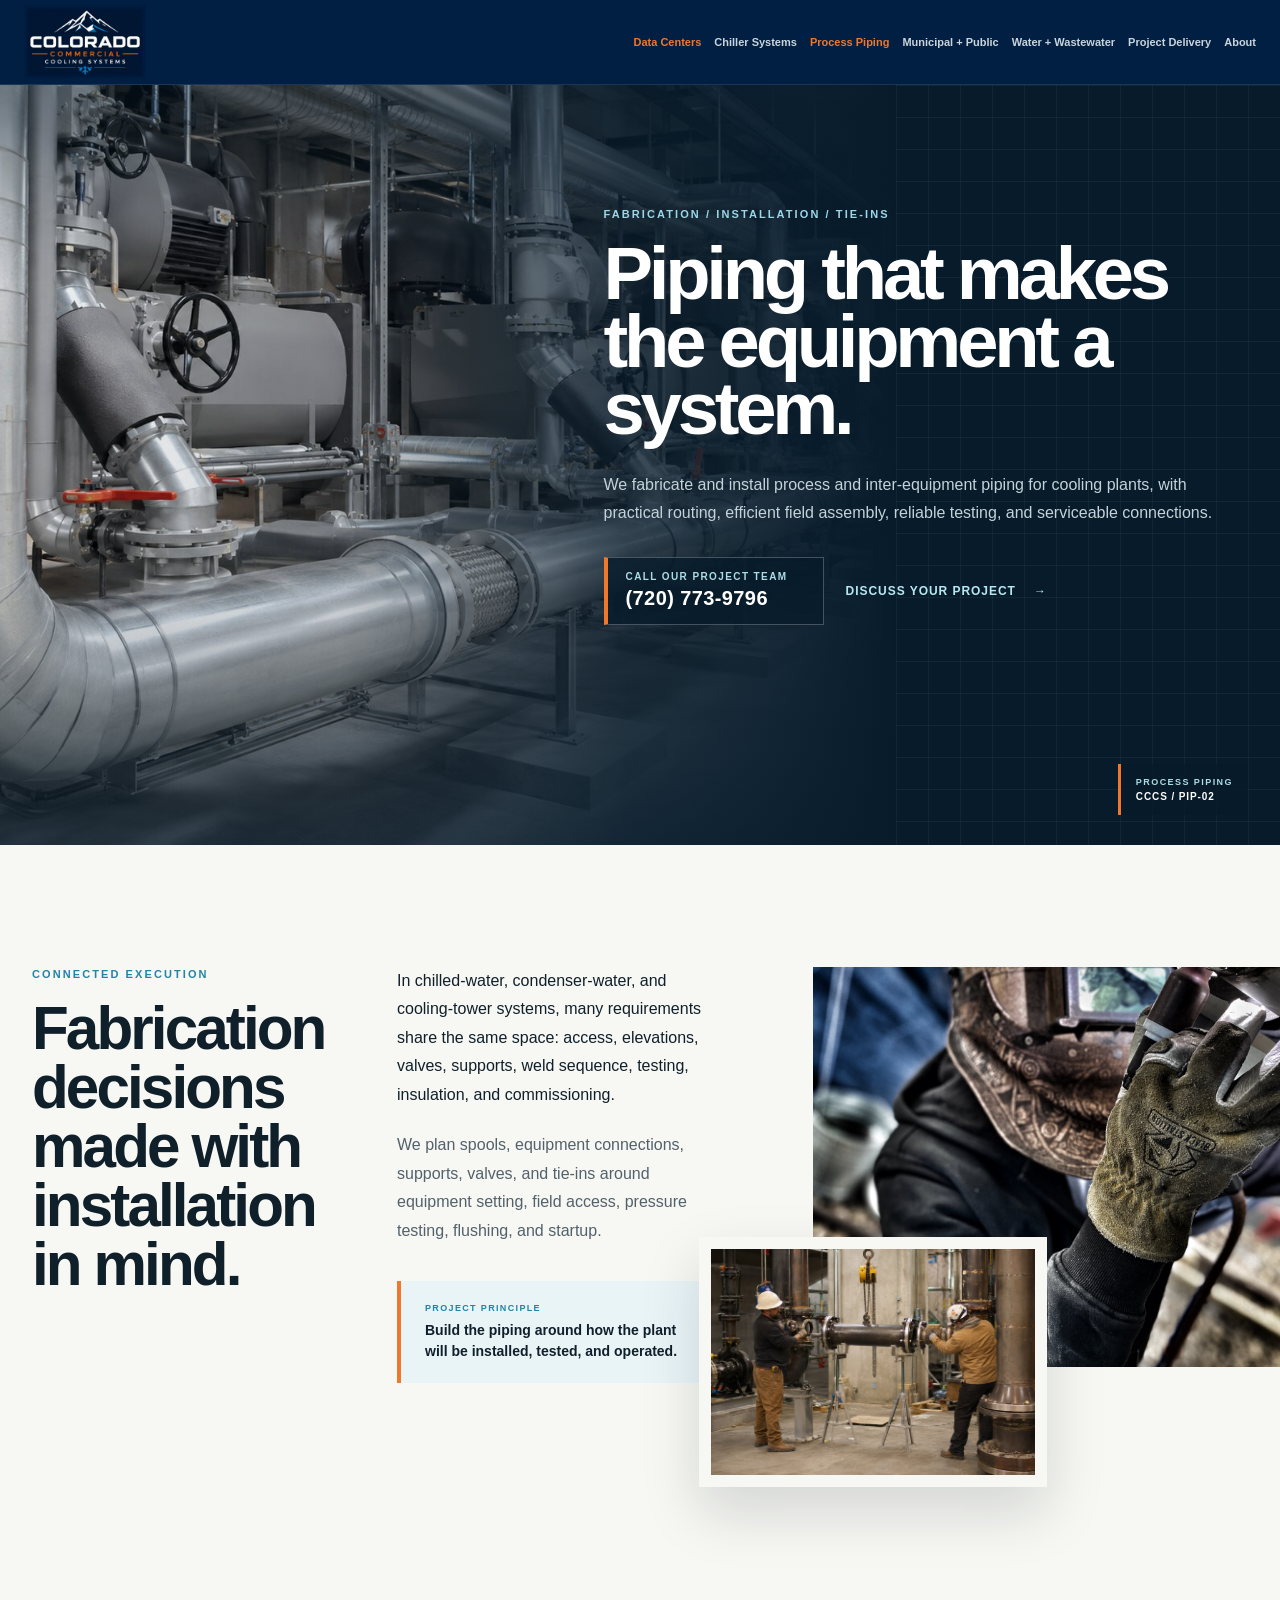
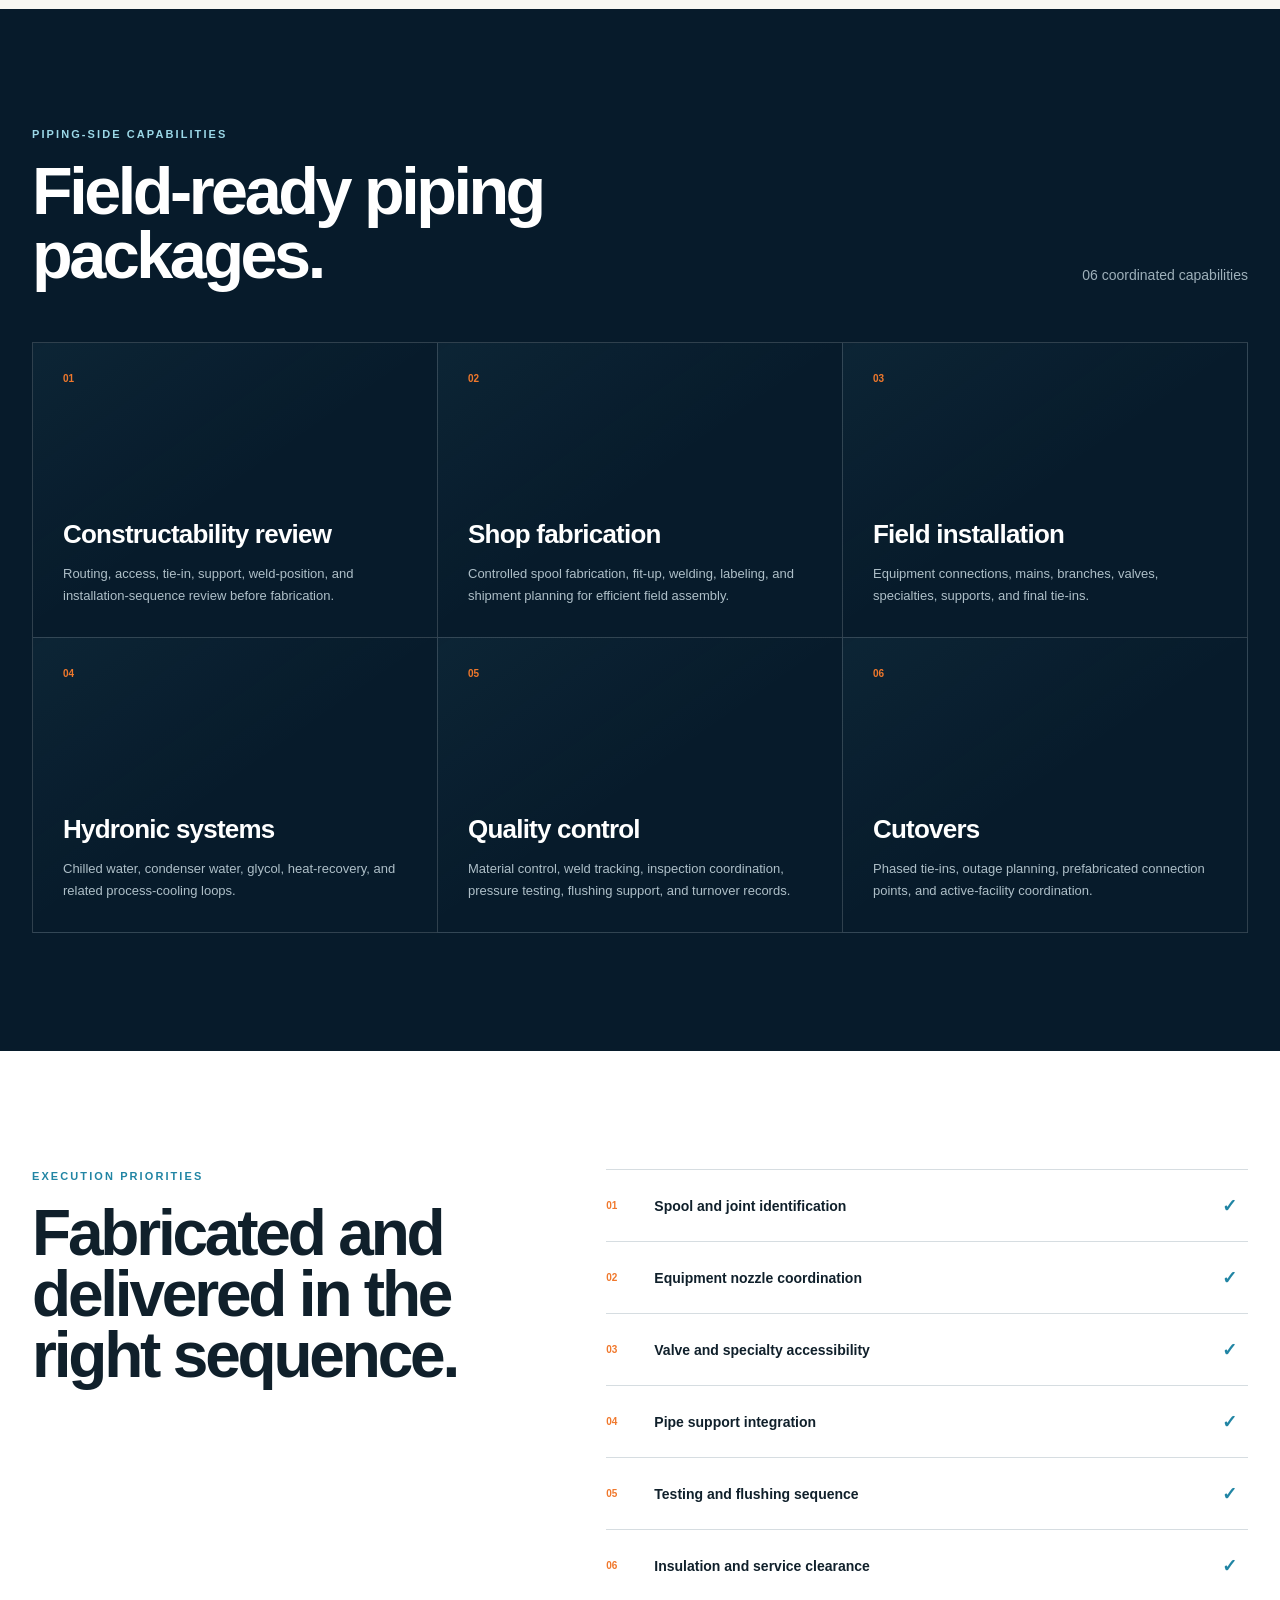
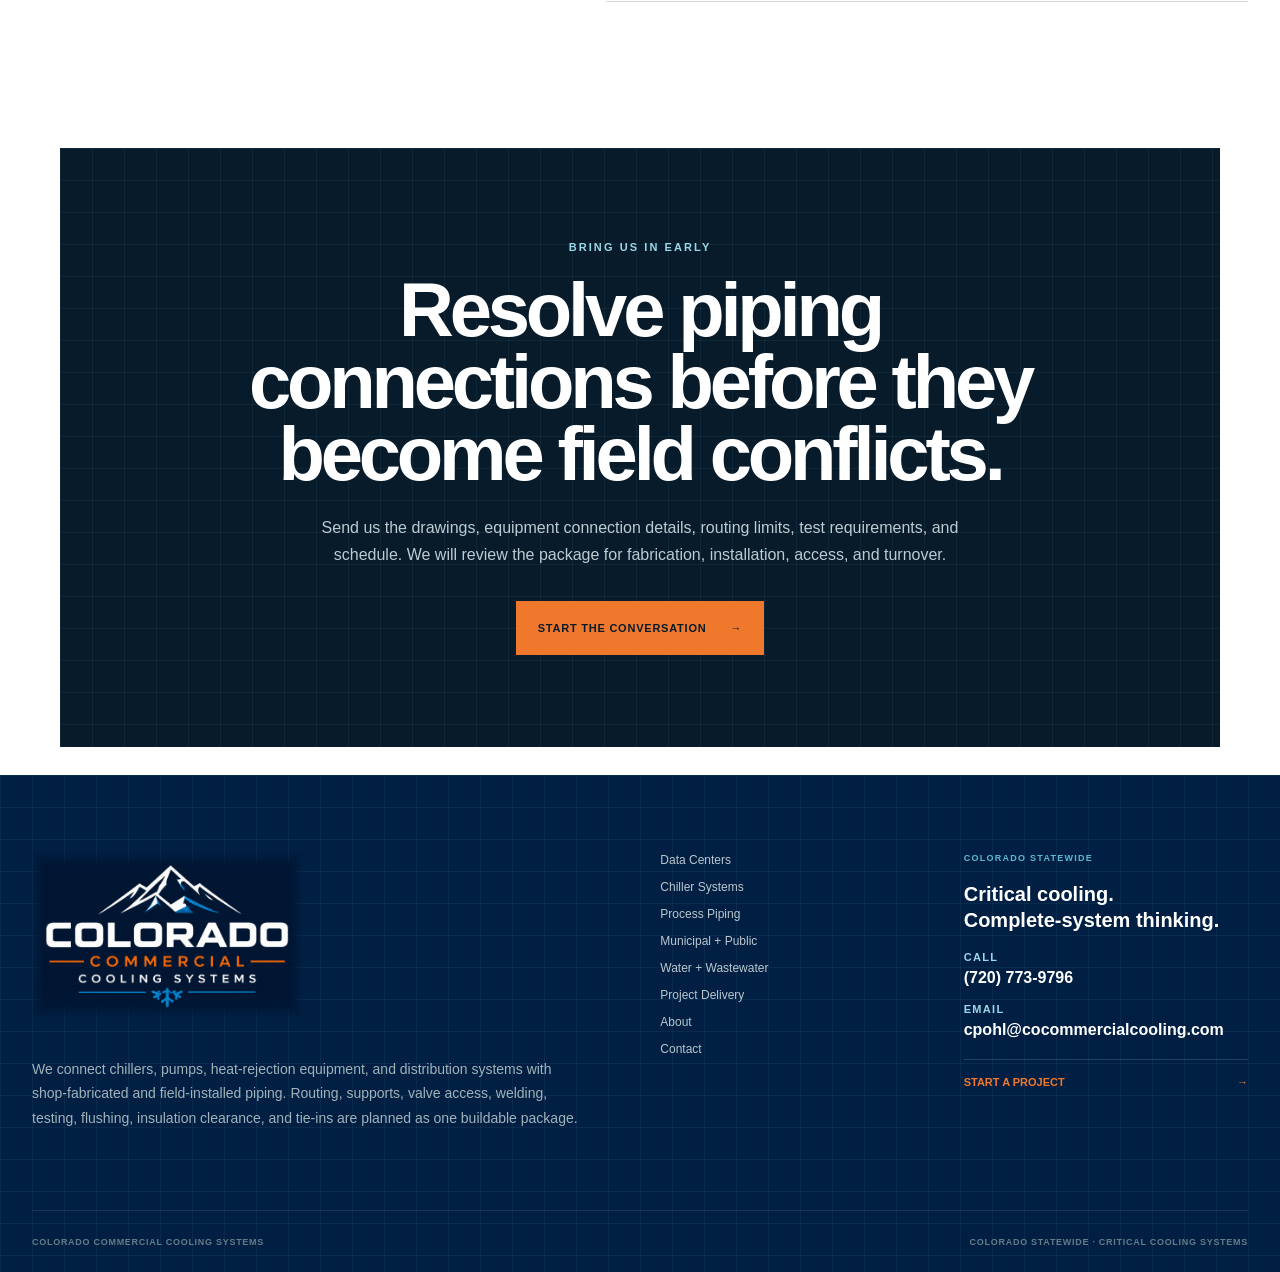
<file: process-piping.html>
<!doctype html>
<html lang="en">
<head>
  <meta charset="utf-8">
  <meta name="viewport" content="width=device-width, initial-scale=1">
  <title>Process, Hydronic &amp; Chilled-Water Piping | Colorado</title>
  <meta name="description" content="Colorado process piping contractor for hydronic, chilled-water, condenser-water, mechanical-room, equipment connection, fabrication, and field installation work.">
  <meta name="robots" content="index,follow,max-image-preview:large,max-snippet:-1,max-video-preview:-1">
  <link rel="canonical" href="https://cocommercialcooling.com/process-piping.html">
  <meta property="og:type" content="website">
  <meta property="og:site_name" content="Colorado Commercial Cooling Systems">
  <meta property="og:title" content="Process, Hydronic &amp; Chilled-Water Piping | Colorado">
  <meta property="og:description" content="Colorado process piping contractor for hydronic, chilled-water, condenser-water, equipment connection, fabrication, and field installation work.">
  <meta property="og:url" content="https://cocommercialcooling.com/process-piping.html">
  <script type="application/ld+json">
  {
    "@context": "https://schema.org",
    "@type": "Service",
    "@id": "https://cocommercialcooling.com/process-piping.html#service",
    "name": "Commercial and Industrial Process Piping",
    "description": "Process piping for hydronic, chilled-water, condenser-water, mechanical-room, equipment connection, fabrication, installation, testing, and flushing work in Colorado.",
    "serviceType": ["process piping", "hydronic piping", "chilled-water piping", "condenser-water piping", "mechanical-room piping", "pipe fabrication and installation"],
    "provider": {"@id": "https://cocommercialcooling.com/#organization"},
    "areaServed": {"@type": "State", "name": "Colorado"},
    "url": "https://cocommercialcooling.com/process-piping.html"
  }
  </script>
  <link rel="stylesheet" href="css/styles.css">
  <script src="js/site.js" defer></script>
</head>
<body>
<div class="site-shell" data-page="process-piping">
<header class="site-header">
  <div class="header-inner">
    <a href="index.html" class="brand brand-image-link" aria-label="Colorado Commercial Cooling Systems home">
      <img class="brand-logo" src="images/colorado-commercial-cooling-systems-logo.png" alt="Colorado Commercial Cooling Systems">
    </a>
    <nav class="desktop-nav" aria-label="Primary navigation">
      <a class="nav-accent" href="data-centers.html">Data Centers</a>
          <a href="chiller-systems.html">Chiller Systems</a>
          <a class="nav-accent" href="process-piping.html">Process Piping</a>
          <a href="municipal-public.html">Municipal + Public</a>
          <a href="water-wastewater.html">Water + Wastewater</a>
          <a href="project-delivery.html">Project Delivery</a>
          <a href="about.html">About</a>
    </nav>
    <a class="header-cta" href="contact.html">Discuss a project <span>↗</span></a>
    <details class="mobile-menu">
      <summary aria-label="Open navigation">Menu</summary>
      <nav class="mobile-nav" aria-label="Mobile navigation">
        <a class="nav-accent" href="data-centers.html">Data Centers</a>
          <a href="chiller-systems.html">Chiller Systems</a>
          <a class="nav-accent" href="process-piping.html">Process Piping</a>
          <a href="municipal-public.html">Municipal + Public</a>
          <a href="water-wastewater.html">Water + Wastewater</a>
          <a href="project-delivery.html">Project Delivery</a>
          <a href="about.html">About</a>
        <a href="contact.html">Discuss a project</a>
      </nav>
    </details>
  </div>
</header>
<main>
  <section class="interior-hero hero-offset page-process-piping blueprint-grid">
    <div class="page-wrap hero-layout">
      <div class="hero-copy">
        <p class="eyebrow light">Fabrication / installation / tie-ins</p>
        <h1>Piping that makes the equipment a system.</h1>
        <p class="hero-intro">We fabricate and install process and inter-equipment piping for cooling plants, with practical routing, efficient field assembly, reliable testing, and serviceable connections.</p>
        <div class="hero-contact-actions">
          <a class="hero-phone" href="tel:+17207739796" aria-label="Call Colorado Commercial Cooling Systems at 720-773-9796"><span>Call our project team</span><strong>(720) 773-9796</strong></a>
          <a href="contact.html" class="text-arrow light-link">Discuss your project <span>→</span></a>
        </div>
      </div>
      <figure class="photo-frame hero-image"><img src="images/process-piping-02-completed-headers.jpg" alt="Completed hydronic distribution headers in a mechanical plant"></figure>
      <div class="hero-code"><span>Process piping</span><strong>CCCS / PIP-02</strong></div>
    </div>
  </section>

  <section class="statement-section statement-offset">
    <div class="page-wrap statement-grid">
      <div class="statement-heading"><p class="eyebrow">Connected execution</p><h2>Fabrication decisions made with installation in mind.</h2></div>
      <div class="statement-copy">
        <p>In chilled-water, condenser-water, and cooling-tower systems, many requirements share the same space: access, elevations, valves, supports, weld sequence, testing, insulation, and commissioning.</p>
        <p>We plan spools, equipment connections, supports, valves, and tie-ins around equipment setting, field access, pressure testing, flushing, and startup.</p>
        <aside><span>Project principle</span><strong>Build the piping around how the plant will be installed, tested, and operated.</strong></aside>
      </div>
      <div class="statement-photos">
        <figure class="photo-frame support-one"><img src="images/process-piping-01-tig-stainless-welding.png" alt="TIG welding a stainless-steel process-piping joint"></figure>
        <figure class="photo-frame support-two"><img src="images/process-piping-03-field-installation.jpg" alt="Process piping installation in the field"></figure>
      </div>
    </div>
  </section>

  

  <section class="capabilities-section capabilities-offset">
    <div class="page-wrap">
      <div class="section-heading-row">
        <div><p class="eyebrow light">Piping-side capabilities</p><h2>Field-ready piping packages.</h2></div>
        <span>06 coordinated capabilities</span>
      </div>
      <div class="capability-grid"><article><span>01</span><h3>Constructability review</h3><p>Routing, access, tie-in, support, weld-position, and installation-sequence review before fabrication.</p></article>
        <article><span>02</span><h3>Shop fabrication</h3><p>Controlled spool fabrication, fit-up, welding, labeling, and shipment planning for efficient field assembly.</p></article>
        <article><span>03</span><h3>Field installation</h3><p>Equipment connections, mains, branches, valves, specialties, supports, and final tie-ins.</p></article>
        <article><span>04</span><h3>Hydronic systems</h3><p>Chilled water, condenser water, glycol, heat-recovery, and related process-cooling loops.</p></article>
        <article><span>05</span><h3>Quality control</h3><p>Material control, weld tracking, inspection coordination, pressure testing, flushing support, and turnover records.</p></article>
        <article><span>06</span><h3>Cutovers</h3><p>Phased tie-ins, outage planning, prefabricated connection points, and active-facility coordination.</p></article></div>
    </div>
  </section>

  <section class="priorities-section">
    <div class="page-wrap priorities-grid">
      <div><p class="eyebrow">Execution priorities</p><h2>Fabricated and delivered in the right sequence.</h2></div>
      <div class="priority-list"><div><span>01</span><p>Spool and joint identification</p><b aria-hidden="true">✓</b></div>
        <div><span>02</span><p>Equipment nozzle coordination</p><b aria-hidden="true">✓</b></div>
        <div><span>03</span><p>Valve and specialty accessibility</p><b aria-hidden="true">✓</b></div>
        <div><span>04</span><p>Pipe support integration</p><b aria-hidden="true">✓</b></div>
        <div><span>05</span><p>Testing and flushing sequence</p><b aria-hidden="true">✓</b></div>
        <div><span>06</span><p>Insulation and service clearance</p><b aria-hidden="true">✓</b></div></div>
    </div>
  </section>


  <section class="project-cta"><div class="page-wrap cta-panel blueprint-grid"><p class="eyebrow light">Bring us in early</p><h2>Resolve piping connections before they become field conflicts.</h2><p>Send us the drawings, equipment connection details, routing limits, test requirements, and schedule. We will review the package for fabrication, installation, access, and turnover.</p><a href="contact.html">Start the conversation <span>→</span></a></div></section>
</main>
<footer class="site-footer blueprint-grid">
  <div class="footer-main page-wrap">
    <div>
      <a href="index.html" class="brand footer-brand brand-image-link" aria-label="Colorado Commercial Cooling Systems home">
        <img class="brand-logo" src="images/colorado-commercial-cooling-systems-logo.png" alt="Colorado Commercial Cooling Systems">
      </a>
      <p>We connect chillers, pumps, heat-rejection equipment, and distribution systems with shop-fabricated and field-installed piping. Routing, supports, valve access, welding, testing, flushing, insulation clearance, and tie-ins are planned as one buildable package.</p>
    </div>
    <nav aria-label="Footer navigation">
      <a href="data-centers.html">Data Centers</a>
        <a href="chiller-systems.html">Chiller Systems</a>
        <a href="process-piping.html">Process Piping</a>
        <a href="municipal-public.html">Municipal + Public</a>
        <a href="water-wastewater.html">Water + Wastewater</a>
        <a href="project-delivery.html">Project Delivery</a>
        <a href="about.html">About</a>
        <a href="contact.html">Contact</a>
    </nav>
    <div class="footer-focus">
      <span>Colorado statewide</span>
      <strong>Critical cooling.<br>Complete-system thinking.</strong>
      <div class="footer-contact">
        <a href="tel:+17207739796"><span>Call</span><strong>(720) 773-9796</strong></a>
        <a href="mailto:cpohl@cocommercialcooling.com"><span>Email</span><strong>cpohl@cocommercialcooling.com</strong></a>
      </div>
      <a href="contact.html">Start a project <span>→</span></a>
    </div>
  </div>
  <div class="footer-bottom page-wrap">
    <span>Colorado Commercial Cooling Systems</span>
    <span>Colorado statewide · Critical cooling systems</span>
  </div>
</footer>
</div>
</body>
</html>
</file>
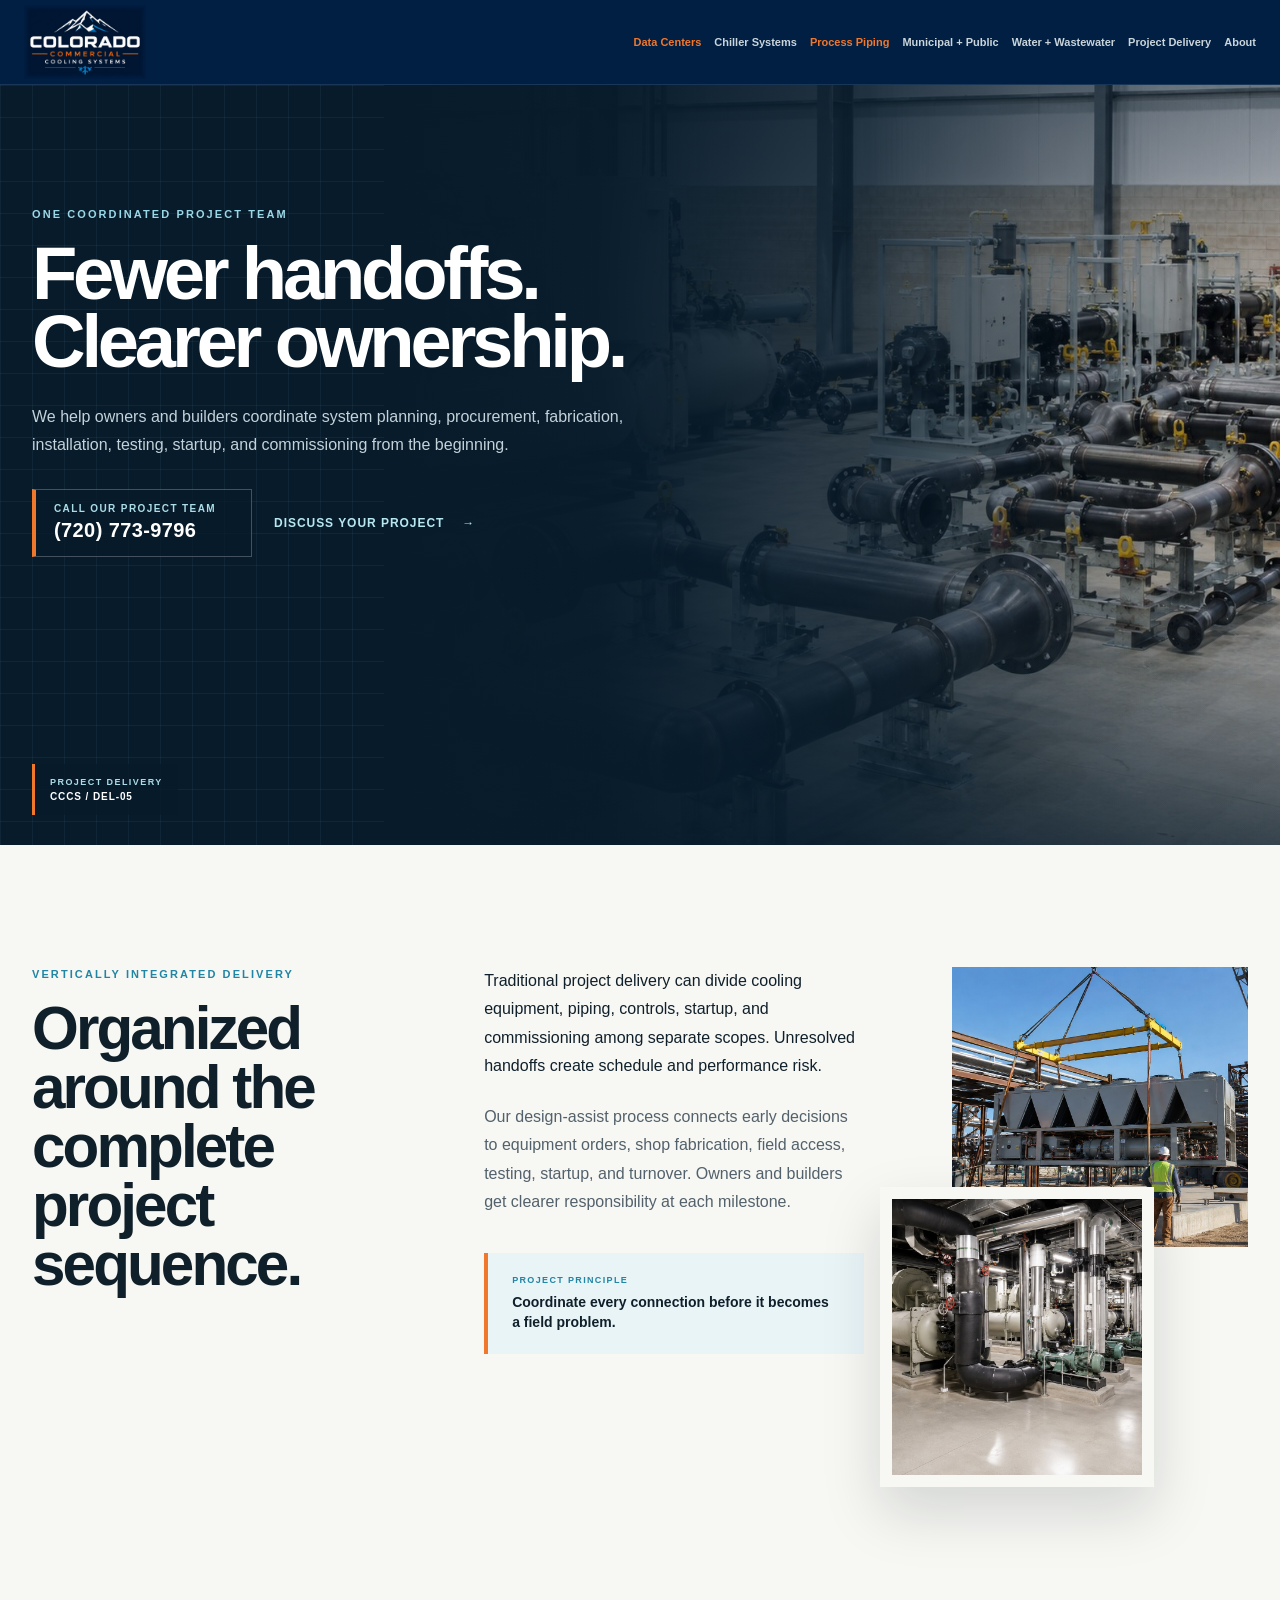
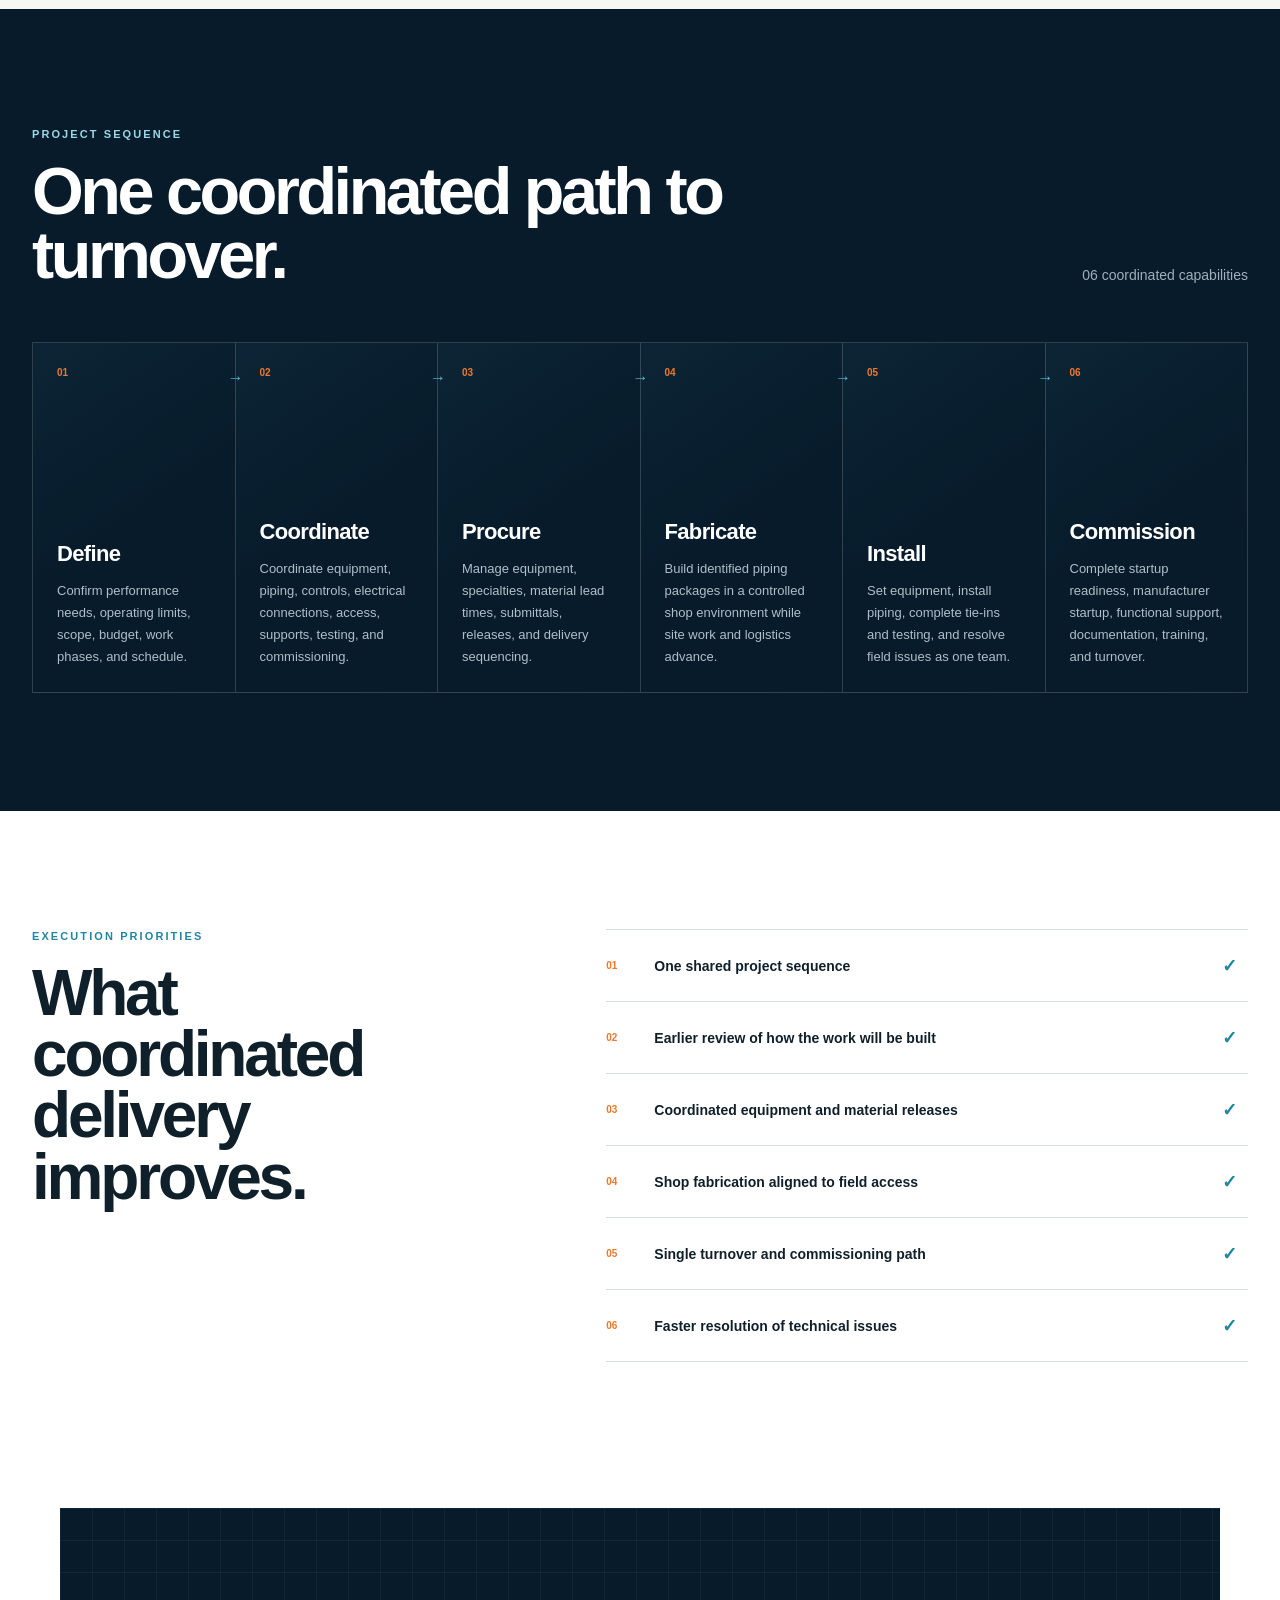
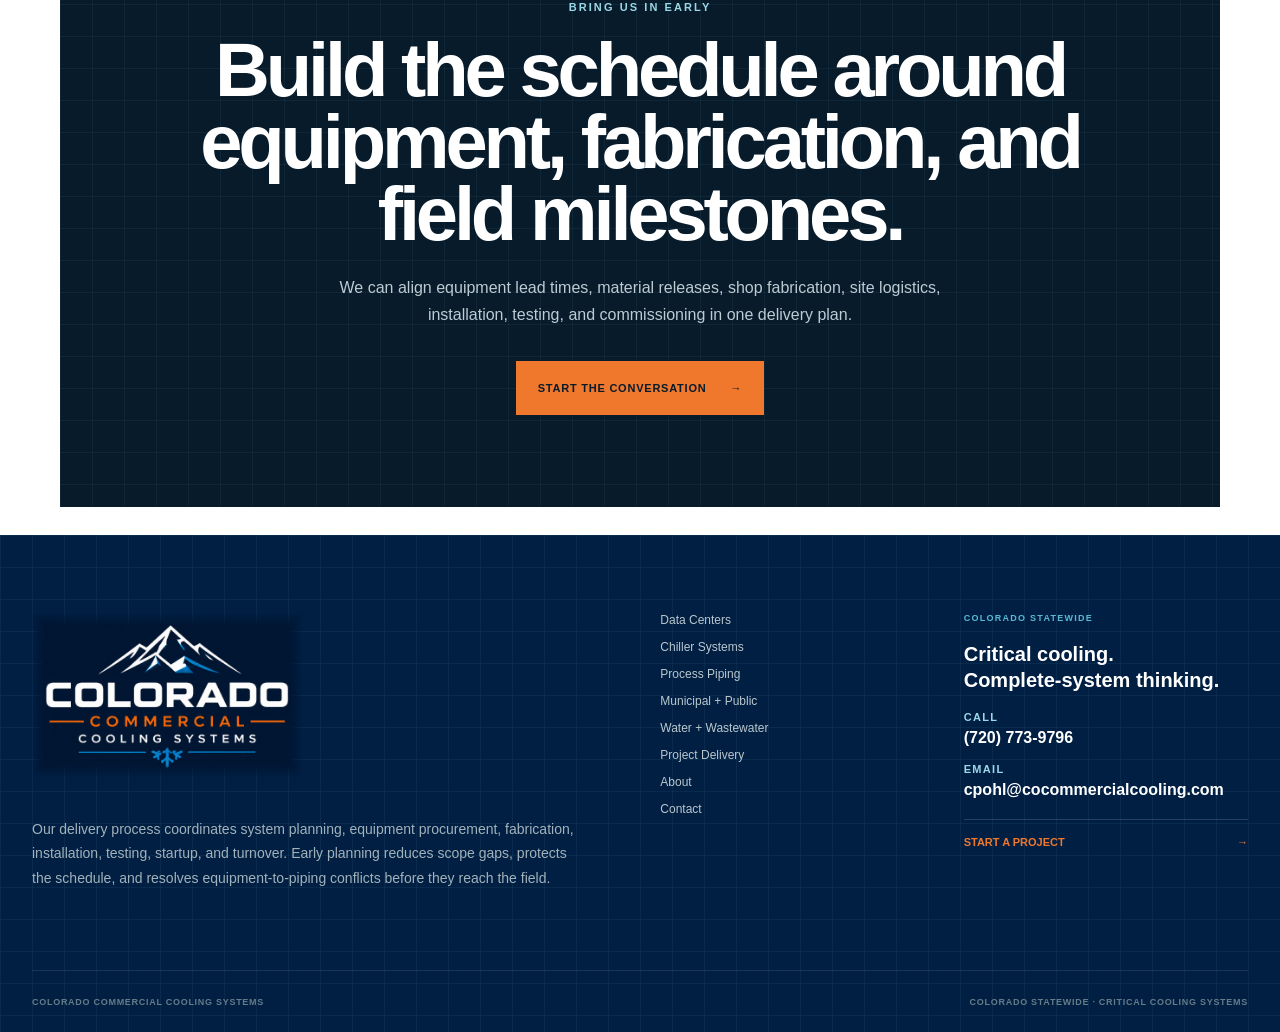
<file: project-delivery.html>
<!doctype html>
<html lang="en">
<head>
  <meta charset="utf-8">
  <meta name="viewport" content="width=device-width, initial-scale=1">
  <title>Design-Assist Mechanical Project Delivery | Colorado</title>
  <meta name="description" content="Colorado design-assist mechanical project delivery for equipment procurement, piping fabrication, installation, testing, startup, and commissioning.">
  <meta name="robots" content="index,follow,max-image-preview:large,max-snippet:-1,max-video-preview:-1">
  <link rel="canonical" href="https://cocommercialcooling.com/project-delivery.html">
  <meta property="og:type" content="website">
  <meta property="og:site_name" content="Colorado Commercial Cooling Systems">
  <meta property="og:title" content="Design-Assist Mechanical Project Delivery | Colorado">
  <meta property="og:description" content="Colorado design-assist delivery for equipment procurement, piping fabrication, installation, testing, startup, and commissioning.">
  <meta property="og:url" content="https://cocommercialcooling.com/project-delivery.html">
  <script type="application/ld+json">
  {
    "@context": "https://schema.org",
    "@type": "Service",
    "@id": "https://cocommercialcooling.com/project-delivery.html#service",
    "name": "Design-Assist Mechanical Project Delivery",
    "description": "Coordinated Colorado delivery for chiller equipment, process piping, procurement, fabrication, installation, testing, startup, and commissioning.",
    "serviceType": ["design-assist mechanical delivery", "equipment procurement", "pipe fabrication", "mechanical installation", "system startup", "system commissioning"],
    "provider": {"@id": "https://cocommercialcooling.com/#organization"},
    "areaServed": {"@type": "State", "name": "Colorado"},
    "url": "https://cocommercialcooling.com/project-delivery.html"
  }
  </script>
  <link rel="stylesheet" href="css/styles.css">
  <script src="js/site.js" defer></script>
</head>
<body>
<div class="site-shell" data-page="project-delivery">
<header class="site-header">
  <div class="header-inner">
    <a href="index.html" class="brand brand-image-link" aria-label="Colorado Commercial Cooling Systems home">
      <img class="brand-logo" src="images/colorado-commercial-cooling-systems-logo.png" alt="Colorado Commercial Cooling Systems">
    </a>
    <nav class="desktop-nav" aria-label="Primary navigation">
      <a class="nav-accent" href="data-centers.html">Data Centers</a>
          <a href="chiller-systems.html">Chiller Systems</a>
          <a class="nav-accent" href="process-piping.html">Process Piping</a>
          <a href="municipal-public.html">Municipal + Public</a>
          <a href="water-wastewater.html">Water + Wastewater</a>
          <a href="project-delivery.html">Project Delivery</a>
          <a href="about.html">About</a>
    </nav>
    <a class="header-cta" href="contact.html">Discuss a project <span>↗</span></a>
    <details class="mobile-menu">
      <summary aria-label="Open navigation">Menu</summary>
      <nav class="mobile-nav" aria-label="Mobile navigation">
        <a class="nav-accent" href="data-centers.html">Data Centers</a>
          <a href="chiller-systems.html">Chiller Systems</a>
          <a class="nav-accent" href="process-piping.html">Process Piping</a>
          <a href="municipal-public.html">Municipal + Public</a>
          <a href="water-wastewater.html">Water + Wastewater</a>
          <a href="project-delivery.html">Project Delivery</a>
          <a href="about.html">About</a>
        <a href="contact.html">Discuss a project</a>
      </nav>
    </details>
  </div>
</header>
<main>
  <section class="interior-hero hero-sequence page-project-delivery blueprint-grid">
    <div class="page-wrap hero-layout">
      <div class="hero-copy">
        <p class="eyebrow light">One coordinated project team</p>
        <h1>Fewer handoffs. Clearer ownership.</h1>
        <p class="hero-intro">We help owners and builders coordinate system planning, procurement, fabrication, installation, testing, startup, and commissioning from the beginning.</p>
        <div class="hero-contact-actions">
          <a class="hero-phone" href="tel:+17207739796" aria-label="Call Colorado Commercial Cooling Systems at 720-773-9796"><span>Call our project team</span><strong>(720) 773-9796</strong></a>
          <a href="contact.html" class="text-arrow light-link">Discuss your project <span>→</span></a>
        </div>
      </div>
      <figure class="photo-frame hero-image"><img src="images/project-delivery-01-prefabricated-staging.jpg" alt="Prefabricated piping and equipment staged for installation"></figure>
      <div class="hero-code"><span>Project delivery</span><strong>CCCS / DEL-05</strong></div>
    </div>
  </section>

  <section class="statement-section statement-sequence">
    <div class="page-wrap statement-grid">
      <div class="statement-heading"><p class="eyebrow">Vertically integrated delivery</p><h2>Organized around the complete project sequence.</h2></div>
      <div class="statement-copy">
        <p>Traditional project delivery can divide cooling equipment, piping, controls, startup, and commissioning among separate scopes. Unresolved handoffs create schedule and performance risk.</p>
        <p>Our design-assist process connects early decisions to equipment orders, shop fabrication, field access, testing, startup, and turnover. Owners and builders get clearer responsibility at each milestone.</p>
        <aside><span>Project principle</span><strong>Coordinate every connection before it becomes a field problem.</strong></aside>
      </div>
      <div class="statement-photos">
        <figure class="photo-frame support-one"><img src="images/project-delivery-02-chiller-rigging.jpg" alt="Chiller rigging during installation"></figure>
        <figure class="photo-frame support-two"><img src="images/project-delivery-03-completed-turnover.jpg" alt="Completed cooling plant ready for turnover"></figure>
      </div>
    </div>
  </section>

  

  <section class="capabilities-section capabilities-sequence">
    <div class="page-wrap">
      <div class="section-heading-row">
        <div><p class="eyebrow light">Project sequence</p><h2>One coordinated path to turnover.</h2></div>
        <span>06 coordinated capabilities</span>
      </div>
      <div class="capability-grid"><article><span>01</span><h3>Define</h3><p>Confirm performance needs, operating limits, scope, budget, work phases, and schedule.</p></article>
        <article><span>02</span><h3>Coordinate</h3><p>Coordinate equipment, piping, controls, electrical connections, access, supports, testing, and commissioning.</p></article>
        <article><span>03</span><h3>Procure</h3><p>Manage equipment, specialties, material lead times, submittals, releases, and delivery sequencing.</p></article>
        <article><span>04</span><h3>Fabricate</h3><p>Build identified piping packages in a controlled shop environment while site work and logistics advance.</p></article>
        <article><span>05</span><h3>Install</h3><p>Set equipment, install piping, complete tie-ins and testing, and resolve field issues as one team.</p></article>
        <article><span>06</span><h3>Commission</h3><p>Complete startup readiness, manufacturer startup, functional support, documentation, training, and turnover.</p></article></div>
    </div>
  </section>

  <section class="priorities-section">
    <div class="page-wrap priorities-grid">
      <div><p class="eyebrow">Execution priorities</p><h2>What coordinated delivery improves.</h2></div>
      <div class="priority-list"><div><span>01</span><p>One shared project sequence</p><b aria-hidden="true">✓</b></div>
        <div><span>02</span><p>Earlier review of how the work will be built</p><b aria-hidden="true">✓</b></div>
        <div><span>03</span><p>Coordinated equipment and material releases</p><b aria-hidden="true">✓</b></div>
        <div><span>04</span><p>Shop fabrication aligned to field access</p><b aria-hidden="true">✓</b></div>
        <div><span>05</span><p>Single turnover and commissioning path</p><b aria-hidden="true">✓</b></div>
        <div><span>06</span><p>Faster resolution of technical issues</p><b aria-hidden="true">✓</b></div></div>
    </div>
  </section>


  <section class="project-cta"><div class="page-wrap cta-panel blueprint-grid"><p class="eyebrow light">Bring us in early</p><h2>Build the schedule around equipment, fabrication, and field milestones.</h2><p>We can align equipment lead times, material releases, shop fabrication, site logistics, installation, testing, and commissioning in one delivery plan.</p><a href="contact.html">Start the conversation <span>→</span></a></div></section>
</main>
<footer class="site-footer blueprint-grid">
  <div class="footer-main page-wrap">
    <div>
      <a href="index.html" class="brand footer-brand brand-image-link" aria-label="Colorado Commercial Cooling Systems home">
        <img class="brand-logo" src="images/colorado-commercial-cooling-systems-logo.png" alt="Colorado Commercial Cooling Systems">
      </a>
      <p>Our delivery process coordinates system planning, equipment procurement, fabrication, installation, testing, startup, and turnover. Early planning reduces scope gaps, protects the schedule, and resolves equipment-to-piping conflicts before they reach the field.</p>
    </div>
    <nav aria-label="Footer navigation">
      <a href="data-centers.html">Data Centers</a>
        <a href="chiller-systems.html">Chiller Systems</a>
        <a href="process-piping.html">Process Piping</a>
        <a href="municipal-public.html">Municipal + Public</a>
        <a href="water-wastewater.html">Water + Wastewater</a>
        <a href="project-delivery.html">Project Delivery</a>
        <a href="about.html">About</a>
        <a href="contact.html">Contact</a>
    </nav>
    <div class="footer-focus">
      <span>Colorado statewide</span>
      <strong>Critical cooling.<br>Complete-system thinking.</strong>
      <div class="footer-contact">
        <a href="tel:+17207739796"><span>Call</span><strong>(720) 773-9796</strong></a>
        <a href="mailto:cpohl@cocommercialcooling.com"><span>Email</span><strong>cpohl@cocommercialcooling.com</strong></a>
      </div>
      <a href="contact.html">Start a project <span>→</span></a>
    </div>
  </div>
  <div class="footer-bottom page-wrap">
    <span>Colorado Commercial Cooling Systems</span>
    <span>Colorado statewide · Critical cooling systems</span>
  </div>
</footer>
</div>
</body>
</html>
</file>
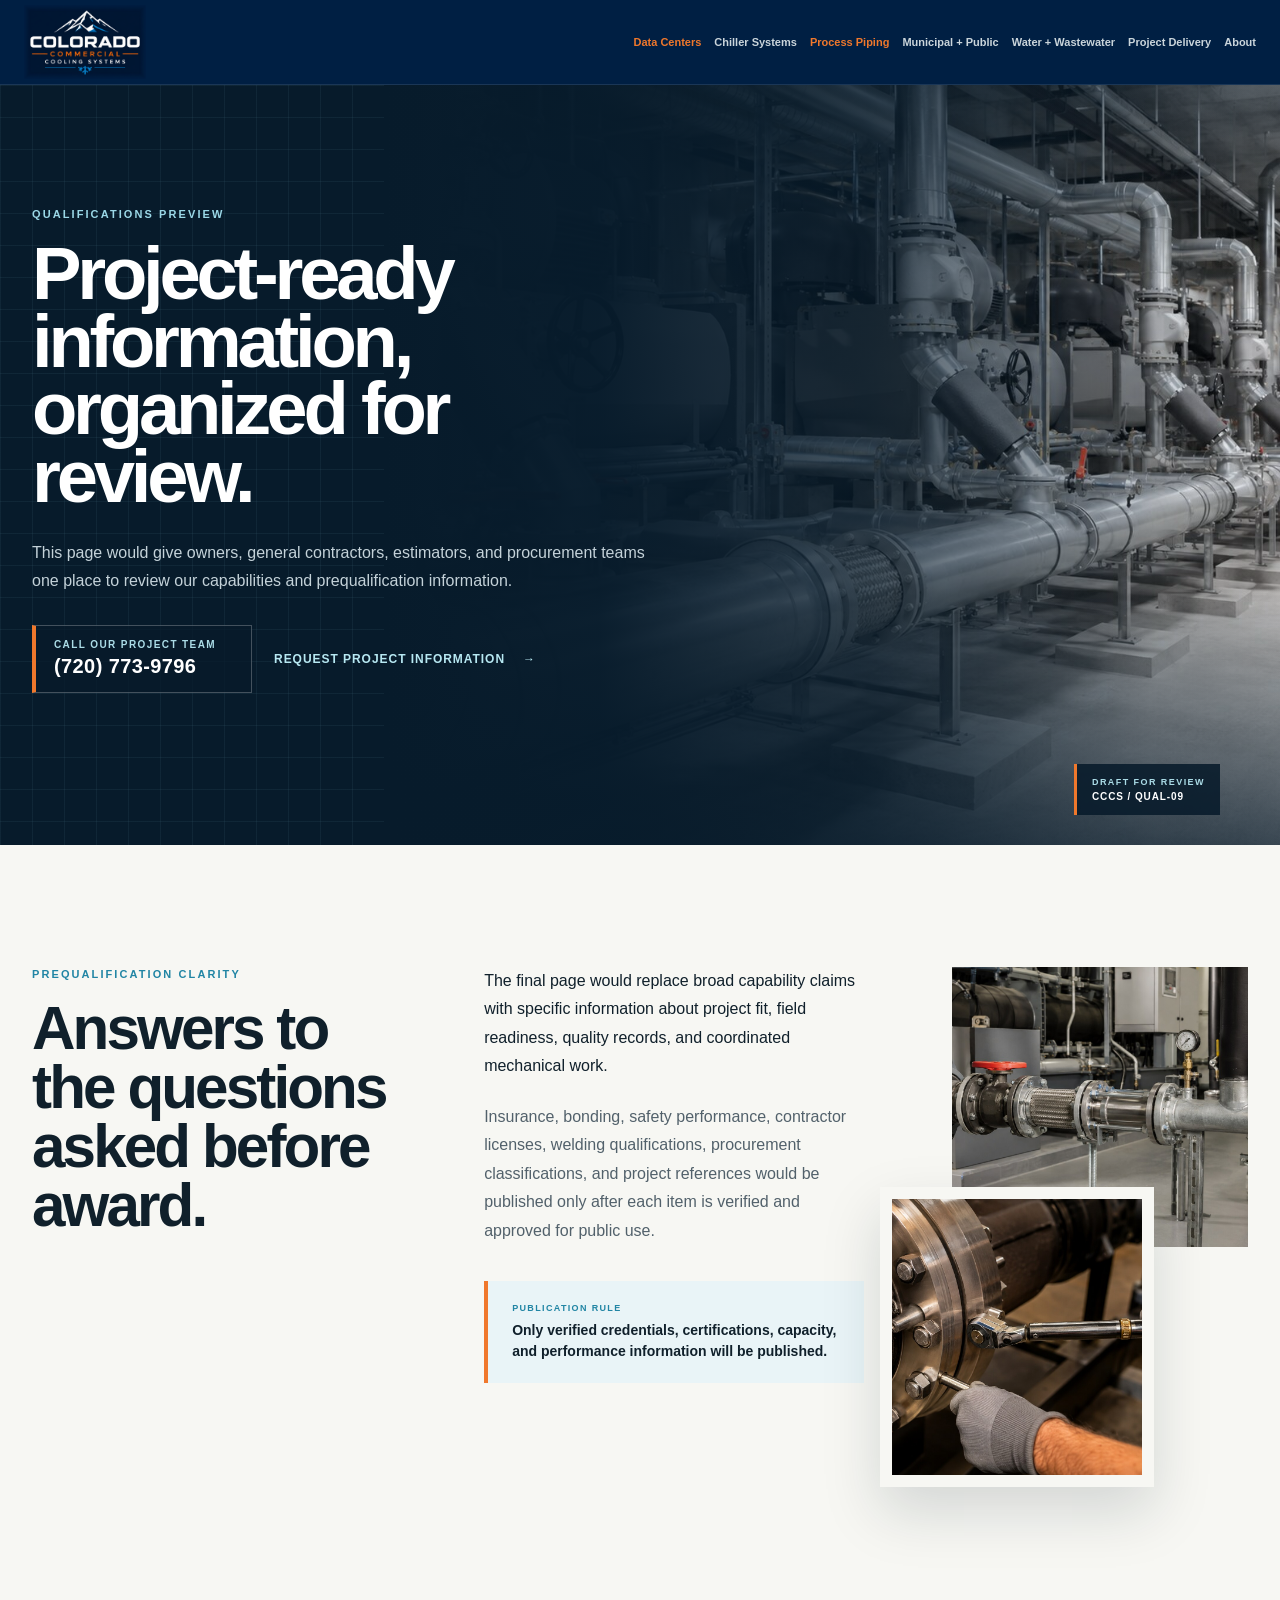
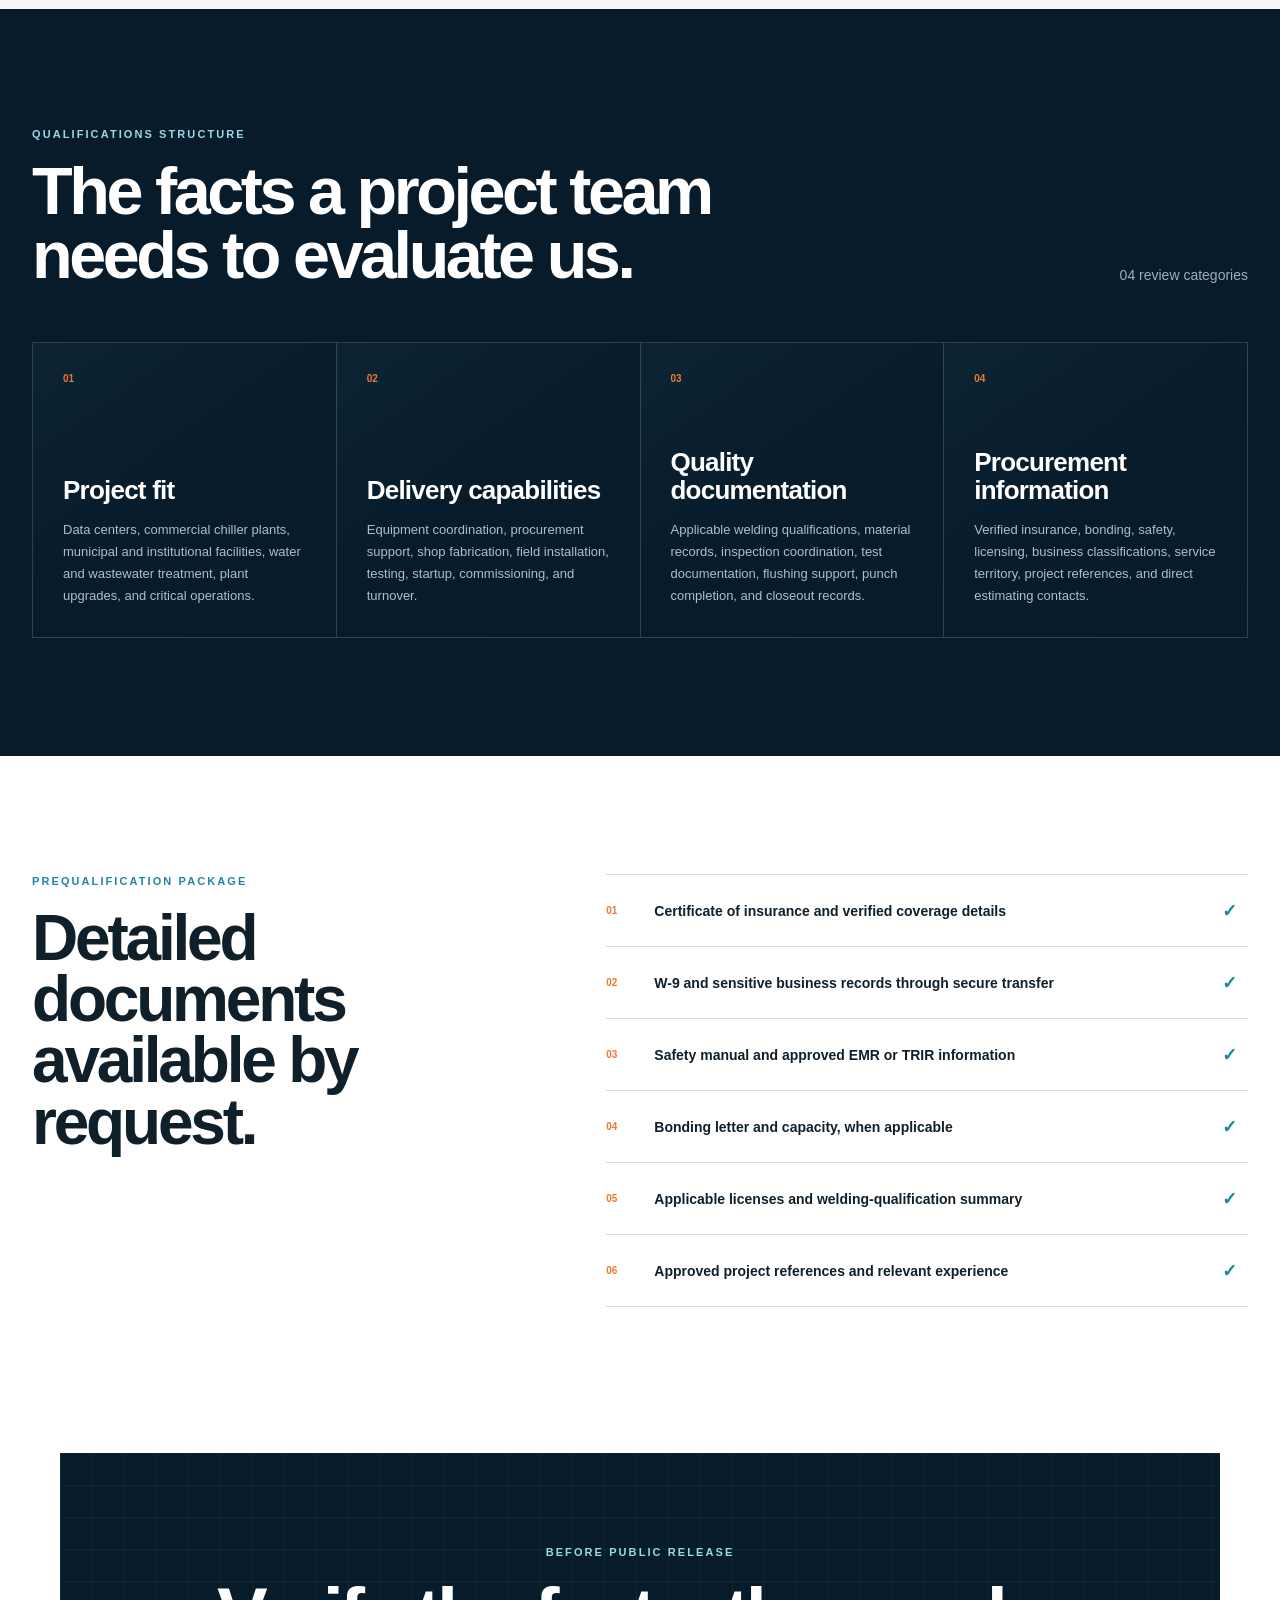
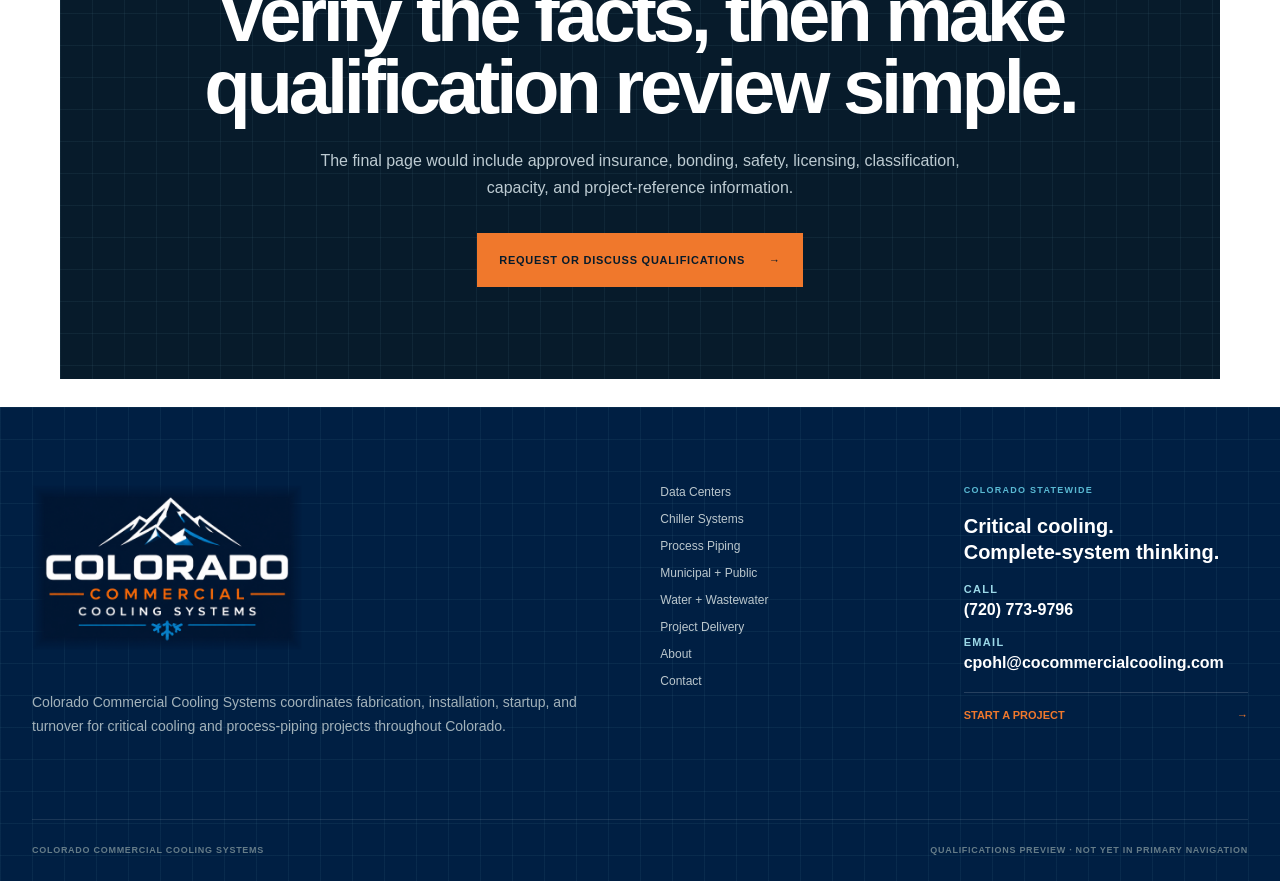
<file: qualifications-preview.html>
<!doctype html>
<html lang="en">
<head>
  <meta charset="utf-8">
  <meta name="viewport" content="width=device-width, initial-scale=1">
  <meta name="robots" content="noindex, nofollow">
  <title>Qualifications Preview | Colorado Commercial Cooling Systems</title>
  <meta name="description" content="Draft qualifications and project-readiness page for Colorado Commercial Cooling Systems.">
  <link rel="stylesheet" href="css/styles.css">
  <script src="js/site.js" defer></script>
</head>
<body>
<div class="site-shell" data-page="qualifications-preview">
<header class="site-header">
  <div class="header-inner">
    <a href="index.html" class="brand brand-image-link" aria-label="Colorado Commercial Cooling Systems home">
      <img class="brand-logo" src="images/colorado-commercial-cooling-systems-logo.png" alt="Colorado Commercial Cooling Systems">
    </a>
    <nav class="desktop-nav" aria-label="Primary navigation">
      <a class="nav-accent" href="data-centers.html">Data Centers</a>
      <a href="chiller-systems.html">Chiller Systems</a>
      <a class="nav-accent" href="process-piping.html">Process Piping</a>
      <a href="municipal-public.html">Municipal + Public</a>
      <a href="water-wastewater.html">Water + Wastewater</a>
      <a href="project-delivery.html">Project Delivery</a>
      <a href="about.html">About</a>
    </nav>
    <a class="header-cta" href="contact.html">Discuss a project <span>↗</span></a>
    <details class="mobile-menu">
      <summary aria-label="Open navigation">Menu</summary>
      <nav class="mobile-nav" aria-label="Mobile navigation">
        <a class="nav-accent" href="data-centers.html">Data Centers</a>
        <a href="chiller-systems.html">Chiller Systems</a>
        <a class="nav-accent" href="process-piping.html">Process Piping</a>
        <a href="municipal-public.html">Municipal + Public</a>
        <a href="water-wastewater.html">Water + Wastewater</a>
        <a href="project-delivery.html">Project Delivery</a>
        <a href="about.html">About</a>
        <a href="contact.html">Discuss a project</a>
      </nav>
    </details>
  </div>
</header>
<main>
  <section class="interior-hero hero-split blueprint-grid">
    <div class="page-wrap hero-layout">
      <div class="hero-copy">
        <p class="eyebrow light">Qualifications preview</p>
        <h1>Project-ready information, organized for review.</h1>
        <p class="hero-intro">This page would give owners, general contractors, estimators, and procurement teams one place to review our capabilities and prequalification information.</p>
        <div class="hero-contact-actions">
          <a class="hero-phone" href="tel:+17207739796" aria-label="Call Colorado Commercial Cooling Systems at 720-773-9796"><span>Call our project team</span><strong>(720) 773-9796</strong></a>
          <a href="contact.html" class="text-arrow light-link">Request project information <span>→</span></a>
        </div>
      </div>
      <figure class="photo-frame hero-image"><img src="images/process-piping-02-completed-headers.jpg" alt="Completed hydronic piping headers in a mechanical plant"></figure>
      <div class="hero-code"><span>Draft for review</span><strong>CCCS / QUAL-09</strong></div>
    </div>
  </section>

  <section class="statement-section statement-sequence">
    <div class="page-wrap statement-grid">
      <div class="statement-heading"><p class="eyebrow">Prequalification clarity</p><h2>Answers to the questions asked before award.</h2></div>
      <div class="statement-copy">
        <p>The final page would replace broad capability claims with specific information about project fit, field readiness, quality records, and coordinated mechanical work.</p>
        <p>Insurance, bonding, safety performance, contractor licenses, welding qualifications, procurement classifications, and project references would be published only after each item is verified and approved for public use.</p>
        <aside><span>Publication rule</span><strong>Only verified credentials, certifications, capacity, and performance information will be published.</strong></aside>
      </div>
      <div class="statement-photos">
        <figure class="photo-frame support-one"><img src="images/about-02-equipment-piping-connection.jpg" alt="Mechanical equipment and piping connections prepared for coordinated installation"></figure>
        <figure class="photo-frame support-two"><img src="images/about-03-quality-detail.jpg" alt="Close-up quality detail of a mechanical piping installation"></figure>
      </div>
    </div>
  </section>

  <section class="capabilities-section capabilities-contact">
    <div class="page-wrap">
      <div class="section-heading-row">
        <div><p class="eyebrow light">Qualifications structure</p><h2>The facts a project team needs to evaluate us.</h2></div>
        <span>04 review categories</span>
      </div>
      <div class="capability-grid">
        <article><span>01</span><h3>Project fit</h3><p>Data centers, commercial chiller plants, municipal and institutional facilities, water and wastewater treatment, plant upgrades, and critical operations.</p></article>
        <article><span>02</span><h3>Delivery capabilities</h3><p>Equipment coordination, procurement support, shop fabrication, field installation, testing, startup, commissioning, and turnover.</p></article>
        <article><span>03</span><h3>Quality documentation</h3><p>Applicable welding qualifications, material records, inspection coordination, test documentation, flushing support, punch completion, and closeout records.</p></article>
        <article><span>04</span><h3>Procurement information</h3><p>Verified insurance, bonding, safety, licensing, business classifications, service territory, project references, and direct estimating contacts.</p></article>
      </div>
    </div>
  </section>

  <section class="priorities-section">
    <div class="page-wrap priorities-grid">
      <div><p class="eyebrow">Prequalification package</p><h2>Detailed documents available by request.</h2></div>
      <div class="priority-list">
        <div><span>01</span><p>Certificate of insurance and verified coverage details</p><b aria-hidden="true">✓</b></div>
        <div><span>02</span><p>W-9 and sensitive business records through secure transfer</p><b aria-hidden="true">✓</b></div>
        <div><span>03</span><p>Safety manual and approved EMR or TRIR information</p><b aria-hidden="true">✓</b></div>
        <div><span>04</span><p>Bonding letter and capacity, when applicable</p><b aria-hidden="true">✓</b></div>
        <div><span>05</span><p>Applicable licenses and welding-qualification summary</p><b aria-hidden="true">✓</b></div>
        <div><span>06</span><p>Approved project references and relevant experience</p><b aria-hidden="true">✓</b></div>
      </div>
    </div>
  </section>

  <section class="project-cta">
    <div class="page-wrap cta-panel blueprint-grid">
      <p class="eyebrow light">Before public release</p>
      <h2>Verify the facts, then make qualification review simple.</h2>
      <p>The final page would include approved insurance, bonding, safety, licensing, classification, capacity, and project-reference information.</p>
      <a href="contact.html">Request or discuss qualifications <span>→</span></a>
    </div>
  </section>
</main>
<footer class="site-footer blueprint-grid">
  <div class="footer-main page-wrap">
    <div>
      <a href="index.html" class="brand footer-brand brand-image-link" aria-label="Colorado Commercial Cooling Systems home">
        <img class="brand-logo" src="images/colorado-commercial-cooling-systems-logo.png" alt="Colorado Commercial Cooling Systems">
      </a>
      <p>Colorado Commercial Cooling Systems coordinates fabrication, installation, startup, and turnover for critical cooling and process-piping projects throughout Colorado.</p>
    </div>
    <nav aria-label="Footer navigation">
      <a href="data-centers.html">Data Centers</a>
      <a href="chiller-systems.html">Chiller Systems</a>
      <a href="process-piping.html">Process Piping</a>
      <a href="municipal-public.html">Municipal + Public</a>
      <a href="water-wastewater.html">Water + Wastewater</a>
      <a href="project-delivery.html">Project Delivery</a>
      <a href="about.html">About</a>
      <a href="contact.html">Contact</a>
    </nav>
    <div class="footer-focus">
      <span>Colorado statewide</span>
      <strong>Critical cooling.<br>Complete-system thinking.</strong>
      <div class="footer-contact">
        <a href="tel:+17207739796"><span>Call</span><strong>(720) 773-9796</strong></a>
        <a href="mailto:cpohl@cocommercialcooling.com"><span>Email</span><strong>cpohl@cocommercialcooling.com</strong></a>
      </div>
      <a href="contact.html">Start a project <span>→</span></a>
    </div>
  </div>
  <div class="footer-bottom page-wrap">
    <span>Colorado Commercial Cooling Systems</span>
    <span>Qualifications preview · Not yet in primary navigation</span>
  </div>
</footer>
</div>
</body>
</html>
</file>
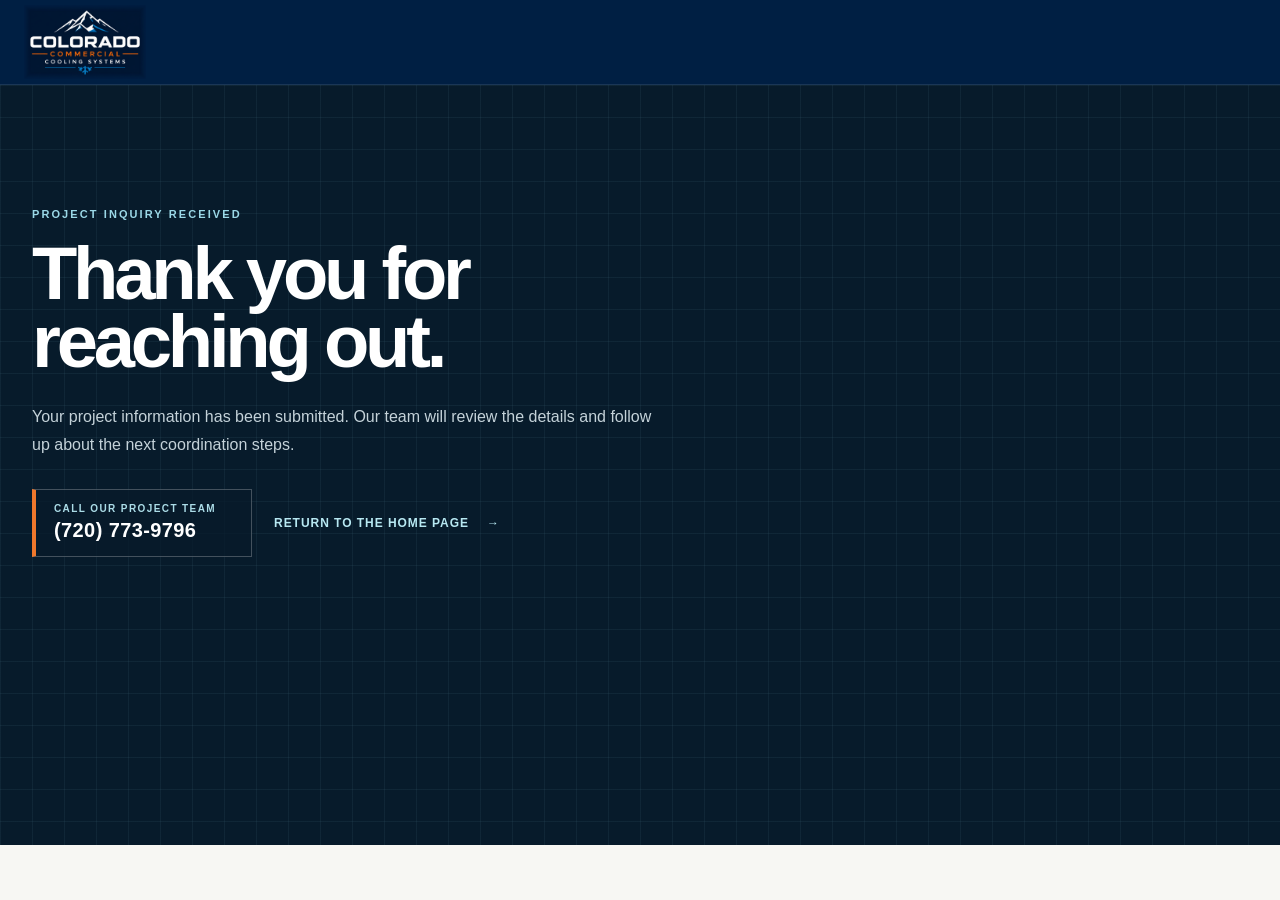
<file: thank-you.html>
<!doctype html>
<html lang="en">
<head>
  <meta charset="utf-8">
  <meta name="viewport" content="width=device-width, initial-scale=1">
  <title>Thank you | Colorado Commercial Cooling Systems</title>
  <meta name="description" content="Your project inquiry has been sent to Colorado Commercial Cooling Systems.">
  <meta name="robots" content="noindex,follow">
  <link rel="stylesheet" href="css/styles.css">
  <script src="js/site.js" defer></script>
</head>
<body>
<div class="site-shell" data-page="thank-you">
  <header class="site-header">
    <div class="header-inner">
      <a href="index.html" class="brand brand-image-link" aria-label="Colorado Commercial Cooling Systems home">
        <img class="brand-logo" src="images/colorado-commercial-cooling-systems-logo.png" alt="Colorado Commercial Cooling Systems">
      </a>
      <a class="header-cta" href="index.html">Return home <span>↗</span></a>
    </div>
  </header>
  <main>
    <section class="interior-hero blueprint-grid">
      <div class="page-wrap hero-layout">
        <div class="hero-copy">
          <p class="eyebrow light">Project inquiry received</p>
          <h1>Thank you for reaching out.</h1>
          <p class="hero-intro">Your project information has been submitted. Our team will review the details and follow up about the next coordination steps.</p>
          <div class="hero-contact-actions">
            <a class="hero-phone" href="tel:+17207739796" aria-label="Call Colorado Commercial Cooling Systems at 720-773-9796"><span>Call our project team</span><strong>(720) 773-9796</strong></a>
            <a href="index.html" class="text-arrow light-link">Return to the home page <span>→</span></a>
          </div>
        </div>
      </div>
    </section>
  </main>
</div>
</body>
</html>
</file>
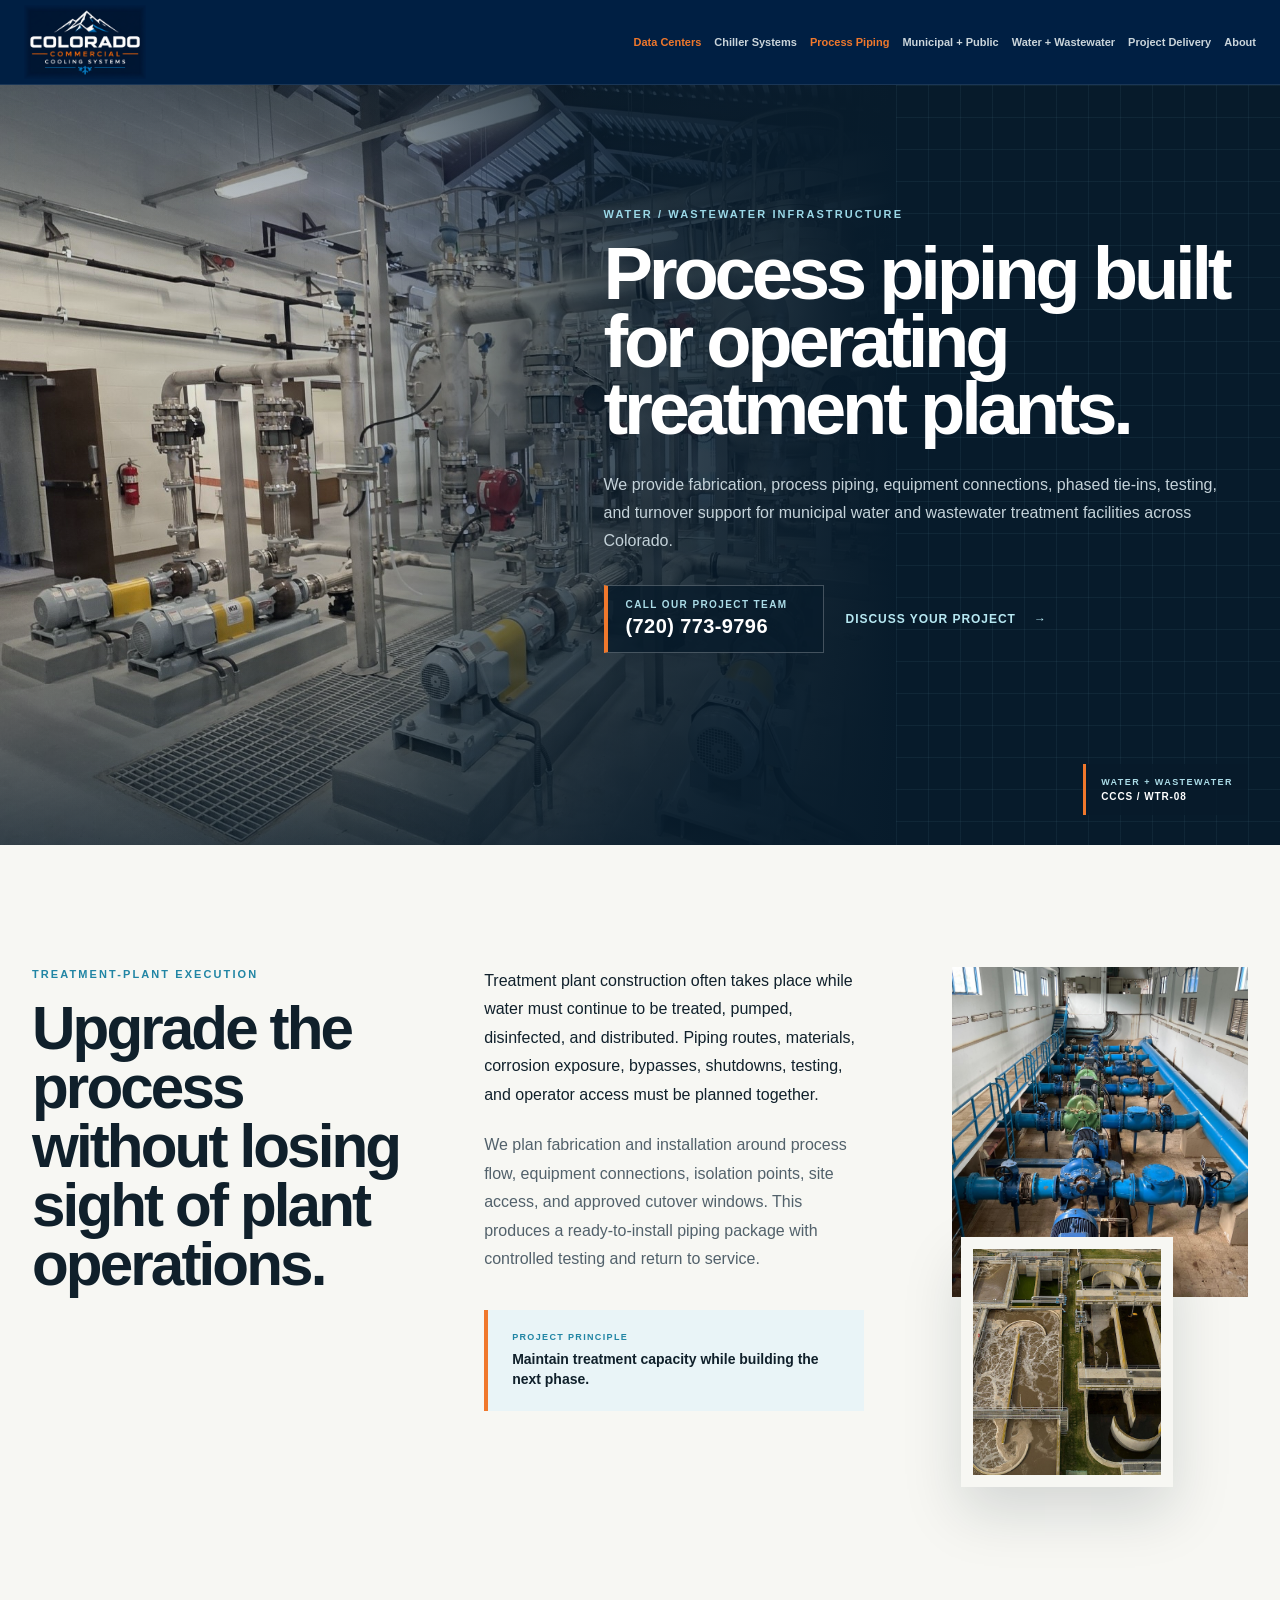
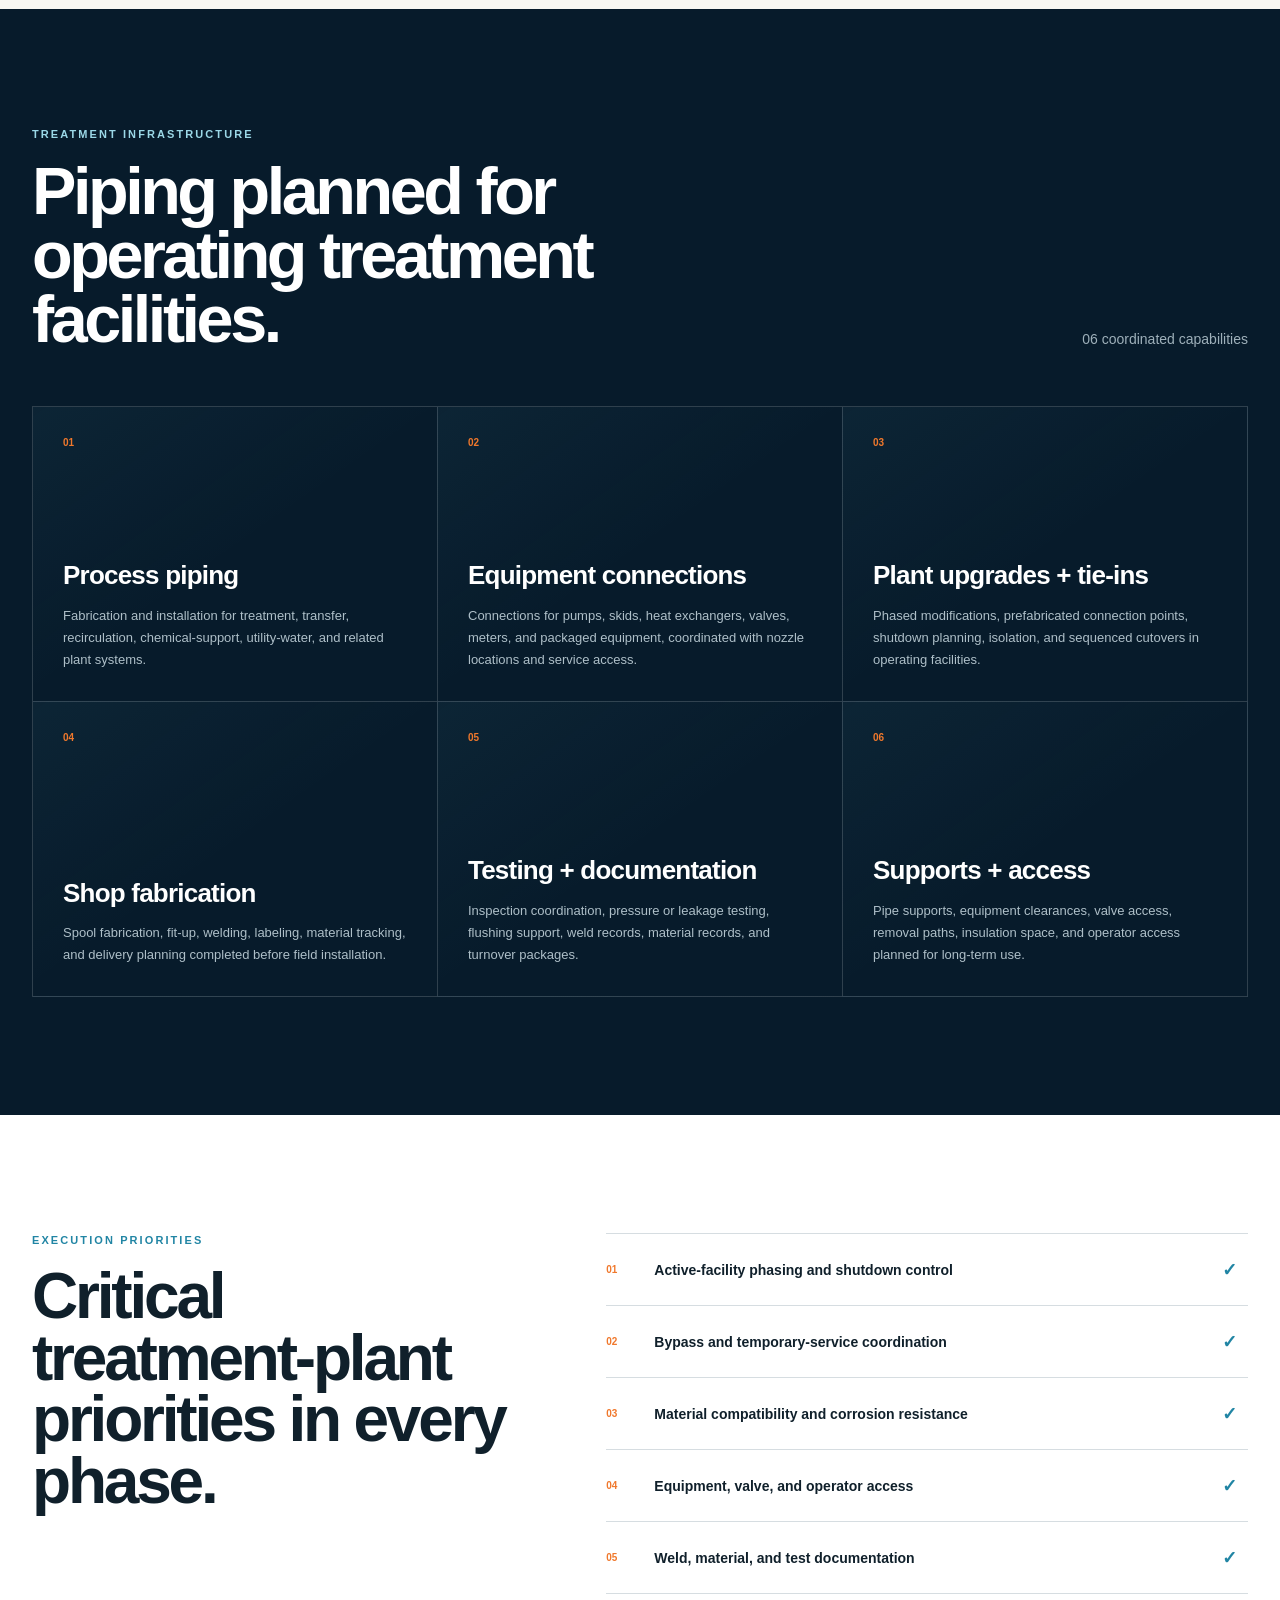
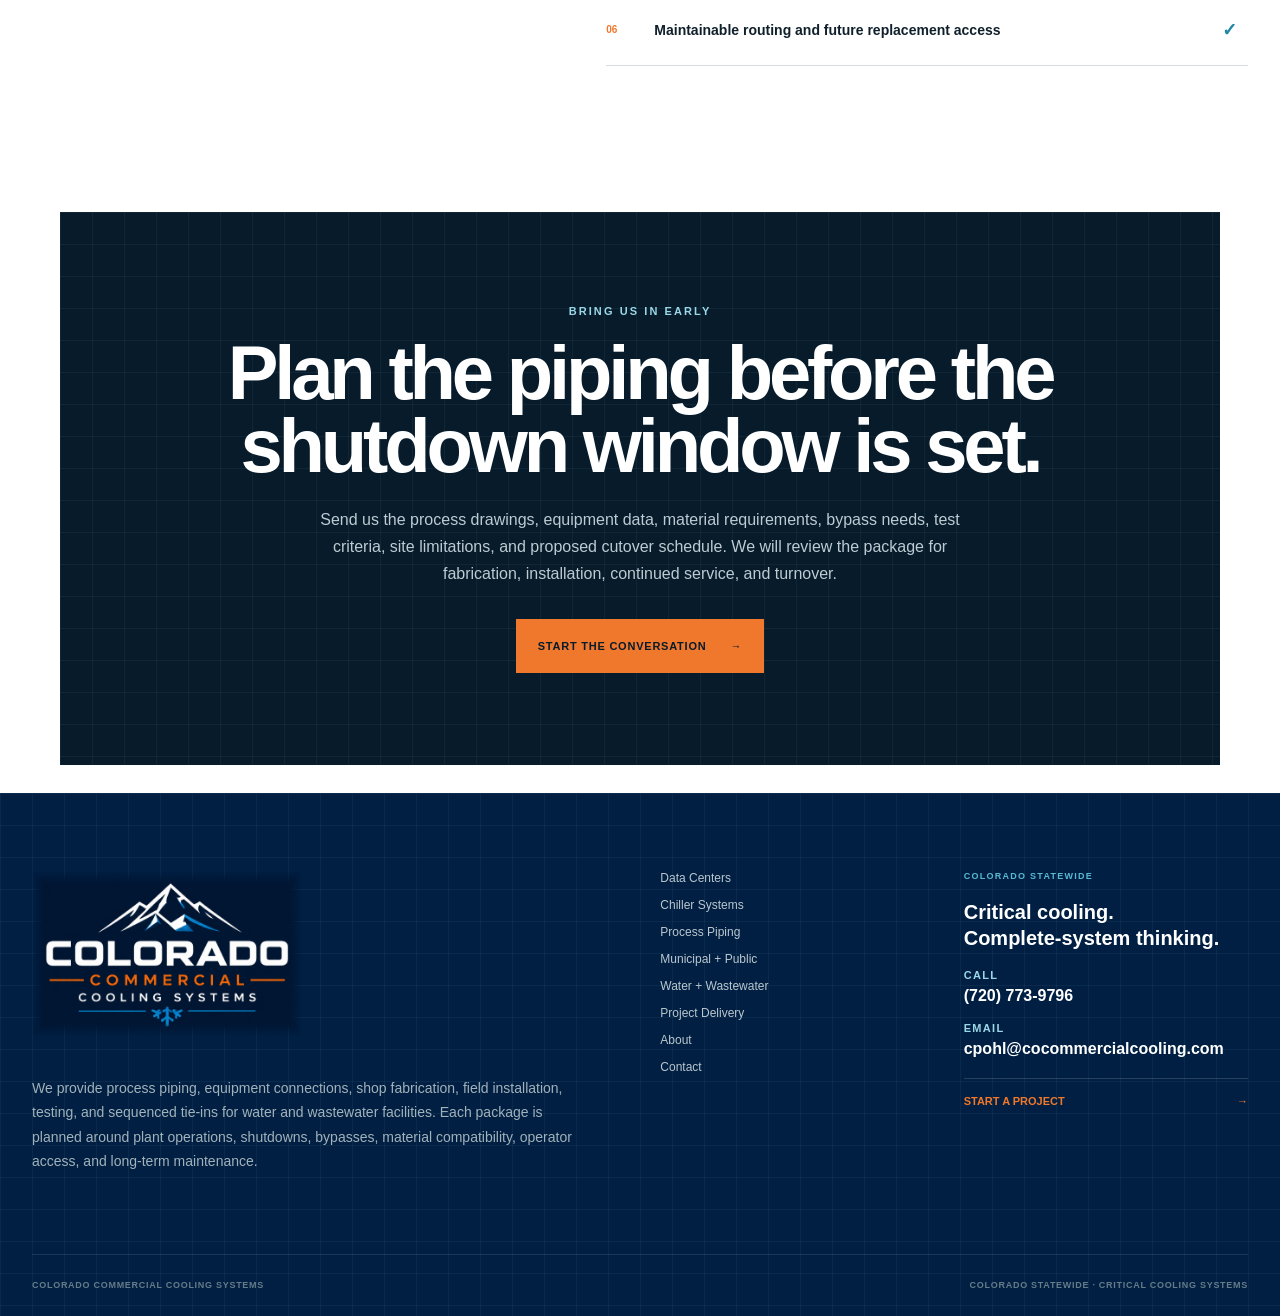
<file: water-wastewater.html>
<!doctype html>
<html lang="en">
<head>
  <meta charset="utf-8">
  <meta name="viewport" content="width=device-width, initial-scale=1">
  <title>Water &amp; Wastewater Treatment Plant Piping | Colorado</title>
  <meta name="description" content="Colorado water and wastewater treatment plant piping contractor for equipment connections, pump piping, phased tie-ins, testing, and turnover support.">
  <meta name="robots" content="index,follow,max-image-preview:large,max-snippet:-1,max-video-preview:-1">
  <link rel="canonical" href="https://cocommercialcooling.com/water-wastewater.html">
  <meta property="og:type" content="website">
  <meta property="og:site_name" content="Colorado Commercial Cooling Systems">
  <meta property="og:title" content="Water &amp; Wastewater Treatment Plant Piping | Colorado">
  <meta property="og:description" content="Colorado treatment plant process piping for equipment connections, pump piping, phased tie-ins, testing, and turnover support.">
  <meta property="og:url" content="https://cocommercialcooling.com/water-wastewater.html">
  <script type="application/ld+json">
  {
    "@context": "https://schema.org",
    "@type": "Service",
    "@id": "https://cocommercialcooling.com/water-wastewater.html#service",
    "name": "Water and Wastewater Treatment Plant Piping",
    "description": "Process piping, equipment connections, pump piping, phased tie-ins, testing, and turnover support for Colorado water and wastewater treatment facilities.",
    "serviceType": ["water treatment plant piping", "wastewater treatment plant piping", "treatment plant mechanical systems", "pump station piping", "live-plant piping tie-ins"],
    "provider": {"@id": "https://cocommercialcooling.com/#organization"},
    "areaServed": {"@type": "State", "name": "Colorado"},
    "url": "https://cocommercialcooling.com/water-wastewater.html"
  }
  </script>
  <link rel="stylesheet" href="css/styles.css">
  <script src="js/site.js" defer></script>
</head>
<body>
<div class="site-shell" data-page="water-wastewater">
<header class="site-header">
  <div class="header-inner">
    <a href="index.html" class="brand brand-image-link" aria-label="Colorado Commercial Cooling Systems home">
      <img class="brand-logo" src="images/colorado-commercial-cooling-systems-logo.png" alt="Colorado Commercial Cooling Systems">
    </a>
    <nav class="desktop-nav" aria-label="Primary navigation">
      <a class="nav-accent" href="data-centers.html">Data Centers</a>
          <a href="chiller-systems.html">Chiller Systems</a>
          <a class="nav-accent" href="process-piping.html">Process Piping</a>
          <a href="municipal-public.html">Municipal + Public</a>
          <a href="water-wastewater.html">Water + Wastewater</a>
          <a href="project-delivery.html">Project Delivery</a>
          <a href="about.html">About</a>
    </nav>
    <a class="header-cta" href="contact.html">Discuss a project <span>↗</span></a>
    <details class="mobile-menu">
      <summary aria-label="Open navigation">Menu</summary>
      <nav class="mobile-nav" aria-label="Mobile navigation">
        <a class="nav-accent" href="data-centers.html">Data Centers</a>
          <a href="chiller-systems.html">Chiller Systems</a>
          <a class="nav-accent" href="process-piping.html">Process Piping</a>
          <a href="municipal-public.html">Municipal + Public</a>
          <a href="water-wastewater.html">Water + Wastewater</a>
          <a href="project-delivery.html">Project Delivery</a>
          <a href="about.html">About</a>
        <a href="contact.html">Discuss a project</a>
      </nav>
    </details>
  </div>
</header>
<main>
  <section class="interior-hero hero-split page-water-wastewater blueprint-grid">
    <div class="page-wrap hero-layout">
      <div class="hero-copy">
        <p class="eyebrow light">Water / wastewater infrastructure</p>
        <h1>Process piping built for operating treatment plants.</h1>
        <p class="hero-intro">We provide fabrication, process piping, equipment connections, phased tie-ins, testing, and turnover support for municipal water and wastewater treatment facilities across Colorado.</p>
        <div class="hero-contact-actions">
          <a class="hero-phone" href="tel:+17207739796" aria-label="Call Colorado Commercial Cooling Systems at 720-773-9796"><span>Call our project team</span><strong>(720) 773-9796</strong></a>
          <a href="contact.html" class="text-arrow light-link">Discuss your project <span>→</span></a>
        </div>
      </div>
      <figure class="photo-frame hero-image"><img src="images/water-wastewater-01-treatment-process.jpg" alt="Modern water treatment process equipment with pumps, vessels, valves, and stainless-steel piping"></figure>
      <div class="hero-code"><span>Water + wastewater</span><strong>CCCS / WTR-08</strong></div>
    </div>
  </section>

  <section class="statement-section statement-split">
    <div class="page-wrap statement-grid">
      <div class="statement-heading"><p class="eyebrow">Treatment-plant execution</p><h2>Upgrade the process without losing sight of plant operations.</h2></div>
      <div class="statement-copy">
        <p>Treatment plant construction often takes place while water must continue to be treated, pumped, disinfected, and distributed. Piping routes, materials, corrosion exposure, bypasses, shutdowns, testing, and operator access must be planned together.</p>
        <p>We plan fabrication and installation around process flow, equipment connections, isolation points, site access, and approved cutover windows. This produces a ready-to-install piping package with controlled testing and return to service.</p>
        <aside><span>Project principle</span><strong>Maintain treatment capacity while building the next phase.</strong></aside>
      </div>
      <div class="statement-photos">
        <figure class="photo-frame support-one"><img src="images/water-wastewater-02-pump-gallery.jpg" alt="Municipal water pump gallery with large pumps, valves, and blue distribution piping"></figure>
        <figure class="photo-frame support-two"><img src="images/water-wastewater-03-treatment-basins-aerial.jpg" alt="Aerial view of wastewater aeration basins and treatment channels"></figure>
      </div>
    </div>
  </section>

  

  <section class="capabilities-section capabilities-split">
    <div class="page-wrap">
      <div class="section-heading-row">
        <div><p class="eyebrow light">Treatment infrastructure</p><h2>Piping planned for operating treatment facilities.</h2></div>
        <span>06 coordinated capabilities</span>
      </div>
      <div class="capability-grid"><article><span>01</span><h3>Process piping</h3><p>Fabrication and installation for treatment, transfer, recirculation, chemical-support, utility-water, and related plant systems.</p></article>
        <article><span>02</span><h3>Equipment connections</h3><p>Connections for pumps, skids, heat exchangers, valves, meters, and packaged equipment, coordinated with nozzle locations and service access.</p></article>
        <article><span>03</span><h3>Plant upgrades + tie-ins</h3><p>Phased modifications, prefabricated connection points, shutdown planning, isolation, and sequenced cutovers in operating facilities.</p></article>
        <article><span>04</span><h3>Shop fabrication</h3><p>Spool fabrication, fit-up, welding, labeling, material tracking, and delivery planning completed before field installation.</p></article>
        <article><span>05</span><h3>Testing + documentation</h3><p>Inspection coordination, pressure or leakage testing, flushing support, weld records, material records, and turnover packages.</p></article>
        <article><span>06</span><h3>Supports + access</h3><p>Pipe supports, equipment clearances, valve access, removal paths, insulation space, and operator access planned for long-term use.</p></article></div>
    </div>
  </section>

  <section class="priorities-section">
    <div class="page-wrap priorities-grid">
      <div><p class="eyebrow">Execution priorities</p><h2>Critical treatment-plant priorities in every phase.</h2></div>
      <div class="priority-list"><div><span>01</span><p>Active-facility phasing and shutdown control</p><b aria-hidden="true">✓</b></div>
        <div><span>02</span><p>Bypass and temporary-service coordination</p><b aria-hidden="true">✓</b></div>
        <div><span>03</span><p>Material compatibility and corrosion resistance</p><b aria-hidden="true">✓</b></div>
        <div><span>04</span><p>Equipment, valve, and operator access</p><b aria-hidden="true">✓</b></div>
        <div><span>05</span><p>Weld, material, and test documentation</p><b aria-hidden="true">✓</b></div>
        <div><span>06</span><p>Maintainable routing and future replacement access</p><b aria-hidden="true">✓</b></div></div>
    </div>
  </section>


  <section class="project-cta"><div class="page-wrap cta-panel blueprint-grid"><p class="eyebrow light">Bring us in early</p><h2>Plan the piping before the shutdown window is set.</h2><p>Send us the process drawings, equipment data, material requirements, bypass needs, test criteria, site limitations, and proposed cutover schedule. We will review the package for fabrication, installation, continued service, and turnover.</p><a href="contact.html">Start the conversation <span>→</span></a></div></section>
</main>
<footer class="site-footer blueprint-grid">
  <div class="footer-main page-wrap">
    <div>
      <a href="index.html" class="brand footer-brand brand-image-link" aria-label="Colorado Commercial Cooling Systems home">
        <img class="brand-logo" src="images/colorado-commercial-cooling-systems-logo.png" alt="Colorado Commercial Cooling Systems">
      </a>
      <p>We provide process piping, equipment connections, shop fabrication, field installation, testing, and sequenced tie-ins for water and wastewater facilities. Each package is planned around plant operations, shutdowns, bypasses, material compatibility, operator access, and long-term maintenance.</p>
    </div>
    <nav aria-label="Footer navigation">
      <a href="data-centers.html">Data Centers</a>
        <a href="chiller-systems.html">Chiller Systems</a>
        <a href="process-piping.html">Process Piping</a>
        <a href="municipal-public.html">Municipal + Public</a>
        <a href="water-wastewater.html">Water + Wastewater</a>
        <a href="project-delivery.html">Project Delivery</a>
        <a href="about.html">About</a>
        <a href="contact.html">Contact</a>
    </nav>
    <div class="footer-focus">
      <span>Colorado statewide</span>
      <strong>Critical cooling.<br>Complete-system thinking.</strong>
      <div class="footer-contact">
        <a href="tel:+17207739796"><span>Call</span><strong>(720) 773-9796</strong></a>
        <a href="mailto:cpohl@cocommercialcooling.com"><span>Email</span><strong>cpohl@cocommercialcooling.com</strong></a>
      </div>
      <a href="contact.html">Start a project <span>→</span></a>
    </div>
  </div>
  <div class="footer-bottom page-wrap">
    <span>Colorado Commercial Cooling Systems</span>
    <span>Colorado statewide · Critical cooling systems</span>
  </div>
</footer>
</div>
</body>
</html>
</file>
<file: css/styles.css>
/* Colorado Commercial Cooling Systems — static website styles */

.site-shell { width: 100%; overflow: clip; background: var(--paper); }
.site-shell *, .site-shell *::before, .site-shell *::after { box-sizing: border-box; }

:root {
  --navy: #071b2b;
  --navy-2: #0b263b;
  --navy-3: #11364e;
  --ink: #10202b;
  --slate: #52616b;
  --line: #d6dde1;
  --ice: #e9f4f7;
  --blue: #59b9d3;
  --blue-dark: #2185a4;
  --orange: #f0782c;
  --paper: #f7f7f3;
  --white: #fff;
}

* { box-sizing: border-box; }
html { scroll-behavior: smooth; }
body { margin: 0; background: var(--paper); color: var(--ink); font-family: Arial, "Helvetica Neue", sans-serif; -webkit-font-smoothing: antialiased; }
a { color: inherit; text-decoration: none; }
img { display: block; width: 100%; }
button, input, textarea, select { font: inherit; }
.page-wrap { width: min(1240px, calc(100% - 64px)); margin: 0 auto; }
.blueprint-grid { background-image: linear-gradient(rgba(121,190,209,.07) 1px, transparent 1px), linear-gradient(90deg, rgba(121,190,209,.07) 1px, transparent 1px); background-size: 32px 32px; }
.eyebrow { margin: 0 0 18px; color: var(--blue-dark); font-size: 11px; font-weight: 800; letter-spacing: .19em; line-height: 1.4; text-transform: uppercase; }
.eyebrow.light { color: #9bd8e7; }
.text-arrow { display: inline-flex; align-items: center; gap: 18px; color: var(--blue-dark); font-size: 12px; font-weight: 800; text-transform: uppercase; letter-spacing: .08em; }
.light-link { color: #b7e8f2; }

/* Header */
.site-header { position: sticky; top: 0; z-index: 100; color: #fff; background: #001f43; border-bottom: 1px solid rgba(255,255,255,.1); }
.header-inner { width: min(1400px, calc(100% - 48px)); height: 84px; margin: 0 auto; display: flex; align-items: center; gap: 28px; }
.brand { display: inline-flex; align-items: center; flex: 0 0 auto; }
.brand-image-link { overflow: hidden; }
.brand-logo { width: auto; height: 74px; object-fit: contain; }
.desktop-nav { margin-left: auto; display: flex; align-items: center; gap: 22px; }
.desktop-nav a { color: #cad5db; font-size: 13px; font-weight: 700; white-space: nowrap; transition: color .2s; }
.desktop-nav a:hover { color: #fff; }
.desktop-nav a.nav-accent, .mobile-nav a.nav-accent { color: var(--orange); }
.header-cta { min-height: 42px; padding: 0 16px; display: inline-flex; align-items: center; gap: 12px; color: var(--navy); background: var(--orange); font-size: 12px; font-weight: 800; white-space: nowrap; }
.menu-button { display: none; margin-left: auto; padding: 8px; color: #fff; background: none; border: 0; }
.mobile-nav { padding: 16px 24px 26px; display: grid; border-top: 1px solid rgba(255,255,255,.1); }
.mobile-nav a { padding: 13px 0; color: #dbe3e7; border-bottom: 1px solid rgba(255,255,255,.1); font-size: 14px; }

/* Home hero */
.home-hero { min-height: 780px; position: relative; overflow: hidden; color: #fff; background-color: var(--navy); }
.home-hero-photo { position: absolute; inset: 0 0 0 45%; overflow: hidden; }
.home-hero-photo img { width: 100%; height: 100%; object-fit: cover; object-position: 52% center; }
.home-hero-photo::after { content: ""; position: absolute; inset: 22px; border: 1px solid rgba(255,255,255,.25); }
.home-hero-overlay { position: absolute; inset: 0; background: linear-gradient(90deg, var(--navy) 0%, rgba(7,27,43,.98) 35%, rgba(7,27,43,.75) 59%, rgba(7,27,43,.18) 100%), linear-gradient(0deg, rgba(7,27,43,.72), transparent 42%); }
.home-hero-content { position: relative; z-index: 2; padding: 130px 0 155px; }
.home-hero-content h1 { max-width: 760px; margin: 0; font-size: clamp(64px, 8vw, 118px); font-weight: 600; line-height: .86; letter-spacing: -.065em; }
.home-hero-content h1 span { display: block; color: var(--blue); }
.home-hero-content > p:not(.eyebrow) { max-width: 570px; margin: 30px 0 34px; color: #c4d2d9; font-size: 18px; line-height: 1.7; }
.button-row { display: flex; flex-wrap: wrap; gap: 12px; }
.button { min-height: 54px; padding: 0 22px; display: inline-flex; align-items: center; justify-content: center; gap: 22px; border: 1px solid transparent; font-size: 12px; font-weight: 800; }
.button.orange { color: var(--navy); background: var(--orange); }
.button.ghost { border-color: rgba(255,255,255,.35); }
.hero-rail { position: absolute; right: 0; bottom: 0; left: 0; z-index: 3; display: grid; grid-template-columns: repeat(4, 1fr); border-top: 1px solid rgba(255,255,255,.16); border-left: 1px solid rgba(255,255,255,.16); }
.hero-rail div { min-height: 84px; padding: 0 22px; display: flex; align-items: center; gap: 14px; background: rgba(7,27,43,.5); border-right: 1px solid rgba(255,255,255,.16); backdrop-filter: blur(8px); }
.hero-rail strong { color: var(--orange); font-size: 11px; }
.hero-rail span { font-size: 11px; font-weight: 800; letter-spacing: .1em; text-transform: uppercase; }

/* Home intro */
.home-intro { padding: 124px 0; background: var(--paper); }
.home-intro-grid { display: grid; grid-template-columns: 1fr .72fr; gap: 36px 100px; align-items: start; }
.intro-title h2, .section-heading-row h2, .partner-message h2, .markets-heading h2 { margin: 0; font-size: clamp(42px, 5.2vw, 70px); font-weight: 600; line-height: .96; letter-spacing: -.052em; }
.intro-copy { padding-top: 18px; }
.intro-copy p { margin: 0 0 22px; color: var(--slate); font-size: 17px; line-height: 1.75; }
.intro-copy p:first-child { color: var(--ink); }
.intro-copy .text-arrow { margin-top: 10px; }
.intro-photo { grid-column: 1 / -1; height: 440px; margin: 38px 0 0; position: relative; overflow: hidden; }
.intro-photo img { height: 100%; object-fit: cover; object-position: center 56%; }
.intro-photo::after { content: ""; position: absolute; inset: 18px; border: 1px solid rgba(255,255,255,.55); }
.intro-photo figcaption { position: absolute; right: 34px; bottom: 30px; z-index: 2; padding: 18px 20px; display: grid; gap: 5px; color: #fff; background: rgba(7,27,43,.88); }
.intro-photo figcaption span { color: var(--blue); font-size: 9px; font-weight: 800; letter-spacing: .15em; text-transform: uppercase; }
.intro-photo figcaption strong { font-size: 12px; }

/* Home services */
.home-services { padding: 116px 0; background: #fff; border-top: 1px solid var(--line); }
.section-heading-row { margin-bottom: 54px; display: flex; align-items: end; justify-content: space-between; gap: 60px; }
.section-heading-row > div { max-width: 780px; }
.section-heading-row > p, .section-heading-row > span { max-width: 390px; margin: 0; color: #9eb0ba; font-size: 14px; line-height: 1.7; }
.section-heading-row.dark-text > p { color: var(--slate); }
.home-service-grid { display: grid; grid-template-columns: repeat(3, 1fr); border-top: 1px solid var(--line); border-left: 1px solid var(--line); }
.home-service-grid > a { min-height: 430px; padding: 34px; position: relative; display: flex; flex-direction: column; border-right: 1px solid var(--line); border-bottom: 1px solid var(--line); transition: background .25s, transform .25s; }
.home-service-grid > a:hover { z-index: 2; background: var(--ice); transform: translateY(-5px); }
.home-service-grid svg { color: var(--blue-dark); }
.service-number { position: absolute; top: 36px; right: 34px; color: #9aa7ad; font-size: 11px; font-weight: 800; }
.home-service-grid h3 { max-width: 290px; margin: 80px 0 18px; font-size: 30px; line-height: 1.02; letter-spacing: -.035em; }
.home-service-grid p { margin: 0; color: var(--slate); font-size: 14px; line-height: 1.7; }
.service-link { margin-top: auto; padding-top: 28px; display: flex; align-items: center; justify-content: space-between; color: var(--blue-dark); font-size: 11px; font-weight: 800; text-transform: uppercase; letter-spacing: .07em; }

/* Markets */
.markets-section { padding: 116px 0; color: #fff; background: var(--navy); }
.markets-heading { margin-bottom: 52px; display: grid; grid-template-columns: 1fr 1fr; }
.markets-heading h2 { max-width: 760px; grid-column: 1 / -1; color: #fff; }
.market-grid { display: grid; grid-template-columns: repeat(3, 1fr); gap: 18px; }
.market-card { min-height: 590px; padding: 36px; position: relative; overflow: hidden; display: flex; flex-direction: column; justify-content: flex-end; border: 1px solid rgba(255,255,255,.18); }
.market-card > img, .market-shade { position: absolute; inset: 0; height: 100%; object-fit: cover; transition: transform .5s; }
.market-card:hover > img { transform: scale(1.025); }
.market-shade { background: linear-gradient(0deg, rgba(4,19,31,.98), rgba(4,19,31,.08) 72%), linear-gradient(90deg, rgba(4,19,31,.5), transparent); }
.market-stat { position: absolute; top: 30px; right: 30px; z-index: 2; padding: 14px; display: flex; align-items: center; gap: 10px; border: 1px solid rgba(255,255,255,.35); background: rgba(7,27,43,.35); font-size: 11px; font-weight: 800; letter-spacing: .08em; backdrop-filter: blur(8px); }
.market-card > div:last-child { position: relative; z-index: 2; max-width: 500px; }
.market-card h3 { margin: 0 0 16px; font-size: clamp(38px, 4vw, 58px); line-height: .94; letter-spacing: -.05em; }
.market-card > div p:not(.eyebrow) { max-width: 440px; margin: 0 0 24px; color: #c7d2d8; font-size: 14px; line-height: 1.7; }
.market-card > div > span { display: flex; align-items: center; gap: 18px; color: #a3dce9; font-size: 11px; font-weight: 800; text-transform: uppercase; letter-spacing: .06em; }

/* Home partner brand treatment: matching surfaces, no white boxes */
.home-partners { padding: 118px 0; background: var(--paper); }
.home-partner-grid { display: grid; grid-template-columns: 1.05fr .72fr .72fr; gap: 18px; }
.partner-message { padding: 20px 50px 20px 0; align-self: center; }
.home-partner-card { min-height: 380px; padding: 32px; display: flex; flex-direction: column; border: 1px solid #bdc9ce; background: var(--paper); }
.home-partner-card.dark-card { color: #fff; border-color: var(--navy); background: var(--navy); }
.home-partner-card > span { display: flex; align-items: center; gap: 10px; color: var(--blue-dark); font-size: 10px; font-weight: 800; text-transform: uppercase; letter-spacing: .13em; }
.home-partner-card.dark-card > span { color: #9bd8e7; }
.home-partner-card h3 { margin: auto 0 22px; font-size: 34px; line-height: .96; letter-spacing: -.04em; }
.home-partner-card h3 em { color: var(--orange); font-size: .45em; font-style: normal; letter-spacing: .08em; text-transform: uppercase; }
.home-partner-card p { margin: 0; color: var(--slate); font-size: 10px; font-weight: 800; text-transform: uppercase; letter-spacing: .11em; }
.home-partner-card.dark-card p { color: #aebec6; }
.home-proof { background: var(--ice); border-top: 1px solid var(--line); border-bottom: 1px solid var(--line); }
.proof-grid { display: grid; grid-template-columns: .8fr .8fr 1.4fr; }
.proof-grid > * { min-height: 200px; padding: 36px; display: flex; align-items: center; border-right: 1px solid var(--line); }
.proof-grid div { gap: 22px; }
.proof-grid div strong { color: var(--orange); font-size: 72px; font-weight: 600; }
.proof-grid div span { font-size: 15px; font-weight: 700; line-height: 1.5; }
.proof-grid div small { color: var(--slate); font-size: 12px; font-weight: 400; }
.proof-grid > p { margin: 0; border-right: 0; font-size: 24px; line-height: 1.35; }

/* Interior heroes */
.interior-hero { position: relative; overflow: hidden; color: #fff; background-color: var(--navy); }
.hero-layout { min-height: 760px; padding-top: 0; padding-bottom: 0; position: relative; display: block; }
.hero-copy { width: min(53%, 650px); padding: 122px 0 108px; position: relative; z-index: 3; }
.hero-copy h1 { max-width: 650px; margin: 0; font-size: clamp(58px, 5.8vw, 88px); font-weight: 600; line-height: .91; letter-spacing: -.057em; }
.hero-intro { max-width: 620px; margin: 28px 0 30px; color: #c4d2d9; font-size: 16px; line-height: 1.75; }
.photo-frame { margin: 0; overflow: hidden; background: var(--navy-2); }
.photo-frame img { width: 100%; height: 100%; object-fit: cover; }
.hero-image { width: min(70vw, 1080px); height: 100%; margin: 0; position: absolute; inset: 0 calc((100vw - 100%) / -2) 0 auto; z-index: 1; border: 0; border-radius: 0; clip-path: none; box-shadow: none; }
.hero-image::after { content: ""; position: absolute; inset: 0; border: 0; background: linear-gradient(90deg, var(--navy) 0%, rgba(7,27,43,.98) 24%, rgba(7,27,43,.75) 54%, rgba(7,27,43,.18) 86%, rgba(7,27,43,.06) 100%), linear-gradient(180deg, rgba(7,27,43,.44) 0%, rgba(7,27,43,0) 26%, rgba(7,27,43,0) 66%, rgba(7,27,43,.72) 100%); }
.hero-code { position: absolute; right: 28px; bottom: 30px; z-index: 4; padding: 13px 15px; display: grid; gap: 4px; background: rgba(7,27,43,.88); border-left: 3px solid var(--orange); }
.hero-code span { color: #abdce7; font-size: 9px; font-weight: 800; text-transform: uppercase; letter-spacing: .16em; }
.hero-code strong { font-size: 10px; letter-spacing: .09em; }
.hero-contact-actions { display: flex; align-items: center; flex-wrap: wrap; gap: 22px; }
.hero-phone { min-width: 220px; padding: 13px 18px 14px; display: grid; gap: 4px; color: #fff; text-decoration: none; background: rgba(7,27,43,.76); border: 1px solid rgba(255,255,255,.24); border-left: 4px solid var(--orange); transition: background .2s ease, border-color .2s ease, transform .2s ease; }
.hero-phone:hover { background: rgba(15,43,65,.96); border-color: rgba(255,255,255,.42); transform: translateY(-2px); }
.hero-phone span { color: #abdce7; font-size: 10px; font-weight: 800; letter-spacing: .14em; text-transform: uppercase; }
.hero-phone strong { font-size: 20px; line-height: 1.2; letter-spacing: .02em; }
.home-hero-phone { width: fit-content; margin-top: 22px; position: relative; z-index: 2; }

/* Left-side hero photos */
.page-data-centers .hero-copy,
.page-process-piping .hero-copy,
.page-water-wastewater .hero-copy,
.page-about .hero-copy { margin-left: auto; }
.page-data-centers .hero-image,
.page-process-piping .hero-image,
.page-water-wastewater .hero-image,
.page-about .hero-image { inset: 0 auto 0 calc((100vw - 100%) / -2); }
.page-data-centers .hero-image::after,
.page-process-piping .hero-image::after,
.page-water-wastewater .hero-image::after,
.page-about .hero-image::after { background: linear-gradient(90deg, rgba(7,27,43,.06) 0%, rgba(7,27,43,.16) 38%, rgba(7,27,43,.78) 70%, var(--navy) 100%), linear-gradient(180deg, rgba(7,27,43,.42) 0%, rgba(7,27,43,0) 26%, rgba(7,27,43,0) 66%, rgba(7,27,43,.7) 100%); }
.page-data-centers .hero-code,
.page-process-piping .hero-code,
.page-water-wastewater .hero-code,
.page-about .hero-code { right: 0; left: auto; }

/* Right-side hero photos */
.page-chiller-systems .hero-copy,
.page-municipal-public .hero-copy,
.page-project-delivery .hero-copy,
.page-contact .hero-copy { margin-right: auto; }
.page-chiller-systems .hero-code,
.page-municipal-public .hero-code,
.page-project-delivery .hero-code,
.page-contact .hero-code { right: auto; left: 0; }

/* Interior statement + photo curation */
.statement-section { padding: 122px 0; overflow: hidden; background: var(--paper); }
.statement-grid { display: grid; grid-template-columns: 1fr 1fr .82fr; gap: 72px; align-items: start; }
.statement-heading h2 { margin: 0; font-size: clamp(40px, 4.7vw, 64px); font-weight: 600; line-height: .98; letter-spacing: -.048em; }
.statement-copy p { margin: 0 0 22px; color: var(--slate); font-size: 16px; line-height: 1.78; }
.statement-copy p:first-child { color: var(--ink); }
.statement-copy aside { margin-top: 36px; padding: 22px 24px; display: grid; gap: 7px; border-left: 4px solid var(--orange); background: var(--ice); }
.statement-copy aside span { color: var(--blue-dark); font-size: 9px; font-weight: 800; text-transform: uppercase; letter-spacing: .15em; }
.statement-copy aside strong { font-size: 14px; line-height: 1.45; }
.statement-photos { min-height: 520px; position: relative; }
.statement-photos .support-one { width: 95%; height: 330px; margin-left: 5%; }
.statement-photos .support-two { width: 68%; height: 250px; position: absolute; right: 24%; bottom: 0; border: 12px solid var(--paper); box-shadow: 0 25px 55px rgba(16,32,43,.15); }
.statement-offset .statement-grid { grid-template-columns: .82fr .9fr 1.28fr; }
.statement-offset .statement-photos .support-one { width: 120%; height: 400px; }
.statement-offset .statement-photos .support-two { width: 76%; right: 44%; }
.statement-panorama .statement-grid { grid-template-columns: .8fr .8fr 1.4fr; }
.statement-panorama .statement-photos { min-height: 600px; }
.statement-panorama .statement-photos .support-one { height: 520px; clip-path: polygon(0 0,100% 0,100% 88%,88% 100%,0 100%); }
.statement-panorama .statement-photos .support-two { width: 62%; right: auto; left: 0; bottom: -15px; }
.statement-sequence .statement-photos .support-one { height: 280px; }
.statement-sequence .statement-photos .support-two { width: 88%; height: 300px; right: 30%; }
.statement-partners .statement-grid { grid-template-columns: .8fr 1fr 1fr; }
.statement-contact { background: var(--ice); }
.statement-contact .statement-photos .support-one { border-radius: 160px 160px 0 0; }

/* Capabilities */
.capabilities-section { padding: 118px 0; color: #fff; background: var(--navy); }
.capabilities-section .section-heading-row h2 { color: #fff; }
.capability-grid { display: grid; grid-template-columns: repeat(3, 1fr); border-top: 1px solid rgba(255,255,255,.16); border-left: 1px solid rgba(255,255,255,.16); }
.capability-grid article { min-height: 295px; padding: 30px; position: relative; display: flex; flex-direction: column; border-right: 1px solid rgba(255,255,255,.16); border-bottom: 1px solid rgba(255,255,255,.16); background: linear-gradient(145deg, rgba(89,185,211,.06), transparent 50%); transition: background .2s; }
.capability-grid article:hover { background: rgba(89,185,211,.1); }
.capability-grid article > span { color: var(--orange); font-size: 10px; font-weight: 800; }
.capability-grid h3 { margin: auto 0 15px; font-size: 26px; line-height: 1.05; letter-spacing: -.03em; }
.capability-grid p { margin: 0; color: #aebfc8; font-size: 13px; line-height: 1.7; }
.capabilities-sequence .capability-grid { grid-template-columns: repeat(6, 1fr); }
.capabilities-sequence .capability-grid article { min-height: 350px; padding: 24px; }
.capabilities-sequence .capability-grid article:not(:last-child)::after { content: "→"; position: absolute; top: 26px; right: -9px; z-index: 2; color: var(--blue); }
.capabilities-sequence .capability-grid h3 { font-size: 22px; }
.capabilities-partners .capability-grid, .capabilities-contact .capability-grid { grid-template-columns: repeat(4, 1fr); }

/* Priorities */
.priorities-section { padding: 118px 0; background: #fff; }
.priorities-grid { display: grid; grid-template-columns: .85fr 1.15fr; gap: 100px; }
.priorities-grid h2 { max-width: 560px; margin: 0; font-size: clamp(42px, 5vw, 68px); line-height: .96; letter-spacing: -.05em; }
.priority-list { border-top: 1px solid var(--line); }
.priority-list > div { min-height: 72px; display: grid; grid-template-columns: 48px 1fr 26px; align-items: center; border-bottom: 1px solid var(--line); }
.priority-list span { color: var(--orange); font-size: 10px; font-weight: 800; }
.priority-list p { margin: 0; font-size: 14px; font-weight: 700; }
.priority-list svg { color: var(--blue-dark); }

/* Partner lockups */
.partner-lockups { padding: 40px 0; background: var(--paper); border-top: 1px solid var(--line); border-bottom: 1px solid var(--line); }
.partner-lockup-grid { display: grid; grid-template-columns: 1.1fr .8fr .8fr; gap: 14px; }
.partner-intro { padding: 30px 60px 30px 0; display: grid; align-content: center; gap: 12px; }
.partner-intro span, .partner-brand small { color: var(--blue-dark); font-size: 9px; font-weight: 800; letter-spacing: .16em; text-transform: uppercase; }
.partner-intro strong { max-width: 430px; font-size: 22px; line-height: 1.25; }
.partner-brand { min-height: 245px; padding: 26px; display: flex; flex-direction: column; border: 1px solid #c8d0d3; background: var(--paper); }
.partner-brand.commercial { color: #fff; border-color: var(--navy); background: var(--navy); }
.partner-brand.commercial small { color: #a0dbe8; }
.partner-brand h3 { margin: auto 0 16px; font-size: 27px; line-height: .95; letter-spacing: -.035em; }
.partner-brand h3 em { color: var(--orange); font-size: .42em; font-style: normal; text-transform: uppercase; letter-spacing: .1em; }
.partner-brand p { margin: 0; color: var(--slate); font-size: 9px; font-weight: 800; text-transform: uppercase; letter-spacing: .1em; }
.partner-brand.commercial p { color: #aebec6; }

/* Contact */
.inquiry-section { padding: 118px 0; background: var(--ice); }
.inquiry-grid { display: grid; grid-template-columns: .72fr 1.28fr; gap: 90px; }
.inquiry-lead h2 { margin: 0; font-size: clamp(42px, 5vw, 68px); line-height: .96; letter-spacing: -.05em; }
.inquiry-lead > p:not(.eyebrow) { margin: 28px 0; color: var(--slate); font-size: 15px; line-height: 1.75; }
.bid-scope-list { margin-top: 30px; border-top: 1px solid #b9cbd1; }
.bid-scope-list > div { padding: 16px 0; display: grid; grid-template-columns: 38px 1fr; gap: 10px; border-bottom: 1px solid #c9d8dc; }
.bid-scope-list > div > span { padding-top: 3px; color: var(--orange); font-size: 10px; font-weight: 800; letter-spacing: .08em; }
.bid-scope-list p { margin: 0; color: var(--slate); font-size: 14px; line-height: 1.55; }
.bid-scope-list strong { margin-bottom: 4px; display: block; color: var(--ink); font-size: 11px; letter-spacing: .07em; text-transform: uppercase; }
.service-chip { margin-top: 40px; padding: 20px; display: flex; align-items: center; gap: 14px; color: #fff; background: var(--navy); }
.service-chip span { display: grid; gap: 4px; font-size: 13px; }
.service-chip strong { color: var(--blue); font-size: 9px; text-transform: uppercase; letter-spacing: .14em; }
.direct-contact { margin-top: 16px; display: grid; border: 1px solid #cbd8dc; background: var(--paper); }
.direct-contact a { padding: 16px 18px; display: grid; gap: 5px; border-bottom: 1px solid #cbd8dc; }
.direct-contact a:last-child { border-bottom: 0; }
.direct-contact span { color: var(--blue-dark); font-size: 9px; font-weight: 800; letter-spacing: .14em; text-transform: uppercase; }
.direct-contact strong { overflow-wrap: anywhere; font-size: 14px; line-height: 1.35; }
.preview-form { padding: 42px; background: var(--paper); border: 1px solid #cbd8dc; box-shadow: 0 22px 60px rgba(16,32,43,.08); }
.field-row { display: grid; grid-template-columns: 1fr 1fr; gap: 18px; }
.preview-form label { margin-bottom: 18px; display: grid; gap: 8px; color: var(--ink); font-size: 10px; font-weight: 800; text-transform: uppercase; letter-spacing: .11em; }
.preview-form input, .preview-form select, .preview-form textarea { width: 100%; padding: 14px; color: var(--ink); background: transparent; border: 1px solid #bdcbd0; border-radius: 0; outline: none; font-size: 14px; text-transform: none; letter-spacing: normal; }
.preview-form input:focus, .preview-form select:focus, .preview-form textarea:focus { border-color: var(--blue-dark); box-shadow: 0 0 0 2px rgba(33,133,164,.12); }
.form-actions { margin-top: 8px; display: flex; align-items: center; justify-content: space-between; gap: 20px; }
.form-actions button { min-height: 52px; padding: 0 20px; display: flex; align-items: center; gap: 30px; color: var(--navy); background: var(--orange); border: 0; font-size: 11px; font-weight: 800; text-transform: uppercase; letter-spacing: .07em; }
.upload-note { display: flex; align-items: center; gap: 8px; color: var(--slate); font-size: 11px; }

/* CTA + Footer */
.project-cta { padding: 28px; background: #fff; }
.cta-panel { padding: 92px 40px; display: flex; flex-direction: column; align-items: center; text-align: center; color: #fff; background-color: var(--navy); }
.cta-panel h2 { max-width: 900px; margin: 0; font-size: clamp(44px, 6vw, 76px); font-weight: 600; line-height: .95; letter-spacing: -.055em; }
.cta-panel > p:not(.eyebrow) { max-width: 680px; margin: 24px 0 32px; color: #bdcbd2; font-size: 16px; line-height: 1.7; }
.cta-panel > a { min-height: 54px; padding: 0 22px; display: inline-flex; align-items: center; gap: 24px; color: var(--navy); background: var(--orange); font-size: 11px; font-weight: 800; text-transform: uppercase; letter-spacing: .07em; }
.site-footer { color: #fff; background-color: #001f43; }
.footer-main { padding: 78px 0 66px; display: grid; grid-template-columns: 1.35fr .55fr .7fr; gap: 80px; }
.footer-brand { margin-bottom: 26px; }
.footer-brand .brand-logo { width: 270px; height: auto; }
.footer-main > div:first-child > p { max-width: 560px; color: #a2b2ba; font-size: 14px; line-height: 1.75; }
.footer-main nav { display: grid; align-content: start; gap: 13px; }
.footer-main nav a { color: #bac7cd; font-size: 12px; }
.footer-focus { display: grid; align-content: start; gap: 18px; }
.footer-focus > span { color: var(--blue); font-size: 9px; font-weight: 800; letter-spacing: .14em; text-transform: uppercase; }
.footer-focus strong { font-size: 20px; line-height: 1.3; }
.footer-focus > a { display: flex; align-items: center; justify-content: space-between; padding-top: 16px; color: var(--orange); border-top: 1px solid rgba(255,255,255,.15); font-size: 11px; font-weight: 800; text-transform: uppercase; }
.footer-contact { display: grid; gap: 14px; }
.footer-contact a { display: grid; gap: 4px; color: #fff; }
.footer-contact a > span { color: #9bd8e7; font-size: 11px; font-weight: 800; letter-spacing: .12em; text-transform: uppercase; }
.footer-contact a > strong { overflow-wrap: anywhere; font-size: 16px; font-weight: 700; line-height: 1.4; }
.footer-bottom { min-height: 62px; display: flex; align-items: center; justify-content: space-between; color: #657c88; border-top: 1px solid rgba(255,255,255,.1); font-size: 9px; font-weight: 700; letter-spacing: .08em; text-transform: uppercase; }

/* Responsive */
@media (max-width: 1180px) {
  .desktop-nav { gap: 14px; }
  .desktop-nav a { font-size: 11px; }
  .header-cta { display: none; }
  .home-partner-grid { grid-template-columns: 1fr 1fr; }
  .partner-message { grid-column: 1 / -1; }
  .statement-grid { grid-template-columns: 1fr 1fr; }
  .statement-photos { grid-column: 1 / -1; display: grid; grid-template-columns: 1fr 1fr; min-height: auto; gap: 18px; }
  .statement-photos .support-one, .statement-photos .support-two, .statement-offset .statement-photos .support-one, .statement-offset .statement-photos .support-two, .statement-panorama .statement-photos .support-one, .statement-panorama .statement-photos .support-two, .statement-sequence .statement-photos .support-one, .statement-sequence .statement-photos .support-two { width: 100%; height: 360px; margin: 0; position: static; border: 0; clip-path: none; }
  .capabilities-sequence .capability-grid { grid-template-columns: repeat(3, 1fr); }
  .partner-lockup-grid { grid-template-columns: 1fr 1fr; }
  .partner-intro { grid-column: 1 / -1; }
}

@media (max-width: 1280px) and (min-width: 901px) {
  .desktop-nav { gap: 13px; }
  .desktop-nav a { font-size: 11px; }
  .header-cta { display: none; }
}

@media (max-width: 900px) {
  .page-wrap { width: min(100% - 40px, 1240px); }
  .desktop-nav { display: none; }
  .menu-button { display: inline-flex; }
  .home-hero { min-height: 800px; }
  .home-hero-photo { inset: 38% 0 0 0; }
  .home-hero-overlay { background: linear-gradient(180deg, var(--navy) 0%, rgba(7,27,43,.97) 44%, rgba(7,27,43,.46) 72%, rgba(7,27,43,.8) 100%); }
  .home-hero-content { padding-top: 100px; }
  .home-intro-grid, .section-heading-row, .priorities-grid, .inquiry-grid { grid-template-columns: 1fr; gap: 42px; }
  .home-service-grid, .capability-grid, .capabilities-sequence .capability-grid, .capabilities-partners .capability-grid, .capabilities-contact .capability-grid { grid-template-columns: 1fr 1fr; }
  .market-grid { grid-template-columns: 1fr; }
  .market-card { min-height: 540px; }
  .proof-grid { grid-template-columns: 1fr 1fr; }
  .proof-grid > p { grid-column: 1 / -1; }
  .hero-layout { min-height: auto; padding-top: 76px; padding-bottom: 0; display: grid; grid-template-columns: 1fr; }
  .hero-copy,
  .page-data-centers .hero-copy,
  .page-process-piping .hero-copy,
  .page-water-wastewater .hero-copy,
  .page-about .hero-copy,
  .page-chiller-systems .hero-copy,
  .page-municipal-public .hero-copy,
  .page-project-delivery .hero-copy,
  .page-contact .hero-copy { width: 100%; max-width: none; margin: 0; padding: 0 0 34px; }
  .hero-image,
  .page-data-centers .hero-image,
  .page-process-piping .hero-image,
  .page-water-wastewater .hero-image,
  .page-about .hero-image { width: 100%; height: 440px; margin: 0; position: relative; inset: auto; clip-path: none; border-radius: 0; }
  .interior-hero .hero-image::after,
  .page-data-centers .hero-image::after,
  .page-process-piping .hero-image::after,
  .page-water-wastewater .hero-image::after,
  .page-about .hero-image::after { background: linear-gradient(180deg, var(--navy) 0%, rgba(7,27,43,.18) 26%, rgba(7,27,43,.05) 68%, rgba(7,27,43,.42) 100%); }
  .hero-code,
  .page-data-centers .hero-code,
  .page-process-piping .hero-code,
  .page-water-wastewater .hero-code,
  .page-about .hero-code,
  .page-chiller-systems .hero-code,
  .page-municipal-public .hero-code,
  .page-project-delivery .hero-code,
  .page-contact .hero-code { right: 20px; bottom: 16px; left: auto; }
  .statement-grid, .statement-offset .statement-grid, .statement-panorama .statement-grid, .statement-partners .statement-grid { grid-template-columns: 1fr 1fr; }
  .statement-photos { grid-column: 1 / -1; }
  .footer-main { grid-template-columns: 1fr 1fr; }
  .footer-main > div:first-child { grid-column: 1 / -1; }
}

@media (max-width: 640px) {
  .page-wrap { width: min(100% - 30px, 1240px); }
  .header-inner { width: calc(100% - 30px); height: 72px; }
  .brand-logo { height: 62px; }
  .home-hero { min-height: 740px; }
  .home-hero-content { padding-top: 78px; }
  .home-hero-content h1 { font-size: clamp(54px, 17vw, 82px); }
  .home-hero-content > p:not(.eyebrow) { font-size: 15px; }
  .button { width: 100%; }
  .hero-rail { grid-template-columns: 1fr 1fr; }
  .hero-rail div { min-height: 64px; }
  .home-intro, .home-services, .markets-section, .home-partners, .statement-section, .capabilities-section, .priorities-section, .inquiry-section { padding: 78px 0; }
  .home-intro-grid { gap: 34px; }
  .intro-photo { height: 330px; margin-top: 10px; }
  .home-service-grid, .home-partner-grid, .proof-grid, .capability-grid, .capabilities-sequence .capability-grid, .capabilities-partners .capability-grid, .capabilities-contact .capability-grid, .partner-lockup-grid { grid-template-columns: 1fr; }
  .home-service-grid > a { min-height: 340px; }
  .market-card { min-height: 500px; padding: 24px; }
  .market-stat { top: 20px; right: 20px; }
  .partner-message, .proof-grid > p, .footer-main > div:first-child { grid-column: auto; }
  .proof-grid > * { min-height: 150px; }
  .hero-layout { padding-top: 62px; padding-bottom: 0; gap: 34px; }
  .hero-copy h1 { font-size: clamp(50px, 15vw, 76px); }
  .hero-contact-actions { align-items: flex-start; }
  .hero-phone { width: 100%; max-width: 310px; }
  .home-hero-phone { width: 100%; max-width: 310px; }
  .hero-image,
  .page-data-centers .hero-image,
  .page-process-piping .hero-image,
  .page-water-wastewater .hero-image,
  .page-about .hero-image { height: 350px; border-width: 1px; }
  .hero-code { right: 20px; bottom: 16px; }
  .statement-grid, .statement-offset .statement-grid, .statement-panorama .statement-grid, .statement-partners .statement-grid { grid-template-columns: 1fr; gap: 44px; }
  .statement-photos { grid-template-columns: 1fr; }
  .statement-photos .support-one, .statement-photos .support-two, .statement-offset .statement-photos .support-one, .statement-offset .statement-photos .support-two, .statement-panorama .statement-photos .support-one, .statement-panorama .statement-photos .support-two, .statement-sequence .statement-photos .support-one, .statement-sequence .statement-photos .support-two { height: 290px; }
  .capability-grid article { min-height: 250px; }
  .priorities-grid { gap: 50px; }
  .partner-intro { padding-right: 0; }
  .partner-brand { min-height: 220px; }
  .field-row { grid-template-columns: 1fr; gap: 0; }
  .preview-form { padding: 24px; }
  .form-actions { align-items: flex-start; flex-direction: column; }
  .project-cta { padding: 10px; }
  .cta-panel { padding: 70px 22px; }
  .footer-main { padding: 64px 0; grid-template-columns: 1fr; gap: 42px; }
  .footer-bottom { padding: 18px 0; align-items: flex-start; flex-direction: column; gap: 8px; }
}

@media (prefers-reduced-motion: reduce) {
  html { scroll-behavior: auto; }
  *, *::before, *::after { transition: none !important; }
}


/* Responsive navigation */
.mobile-menu { display: none; margin-left: auto; position: relative; }
.mobile-menu summary { padding: 9px 0 9px 14px; color: #fff; cursor: pointer; font-size: 11px; font-weight: 800; letter-spacing: .08em; list-style: none; text-transform: uppercase; }
.mobile-menu summary::-webkit-details-marker { display: none; }
.mobile-menu[open] .mobile-nav { width: 100vw; position: fixed; top: 84px; right: 0; left: 0; background: #001f43; }
.service-icon { display: block; color: var(--blue-dark); font-size: 28px; font-style: normal; }
.priority-list b { color: var(--blue-dark); font-size: 18px; }

@media (max-width: 900px) {
  .mobile-menu { display: block; }
  .mobile-menu[open] .mobile-nav { display: grid; }
}
@media (max-width: 640px) {
  .mobile-menu[open] .mobile-nav { top: 72px; }
}


/* Netlify form utilities */
.form-honeypot { position: absolute !important; left: -10000px !important; width: 1px !important; height: 1px !important; overflow: hidden !important; }
.preview-form input[type="file"] { padding: 12px; background: #fff; cursor: pointer; }
.form-actions button { cursor: pointer; }
</file>
